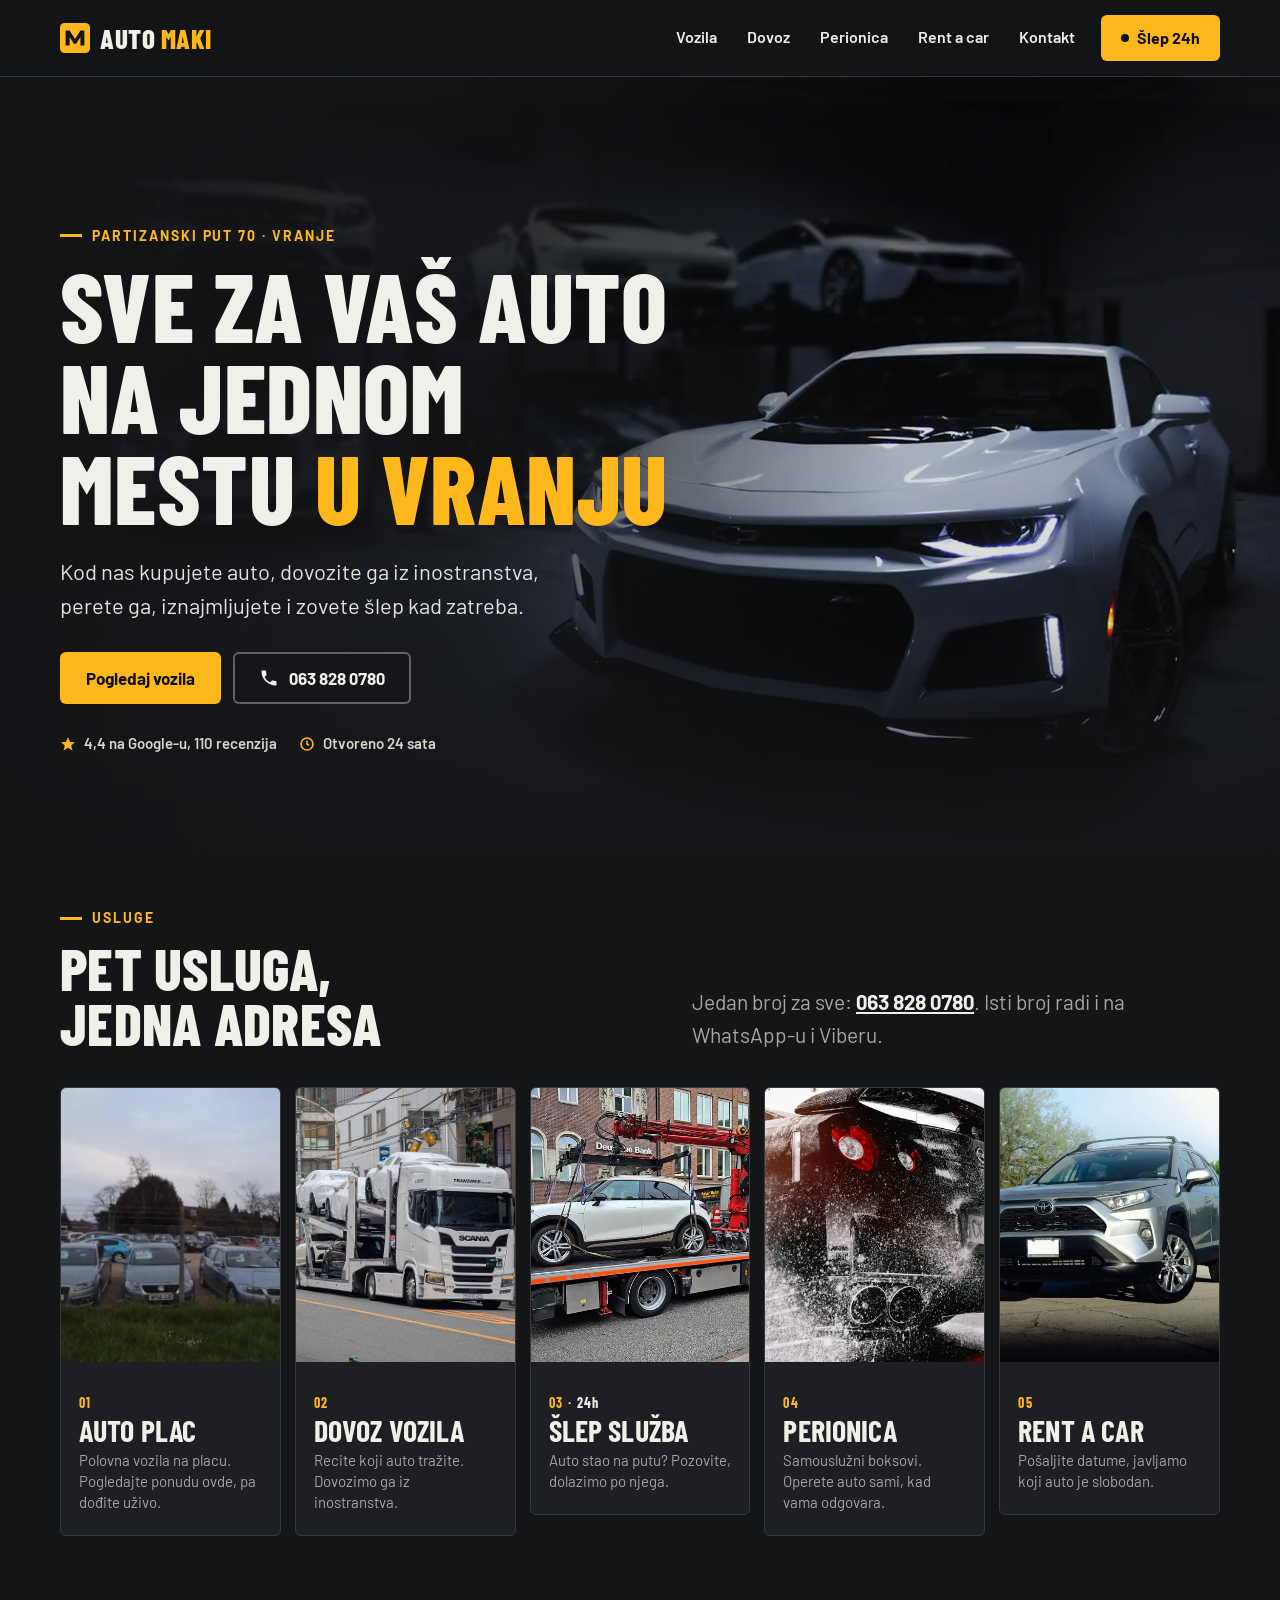
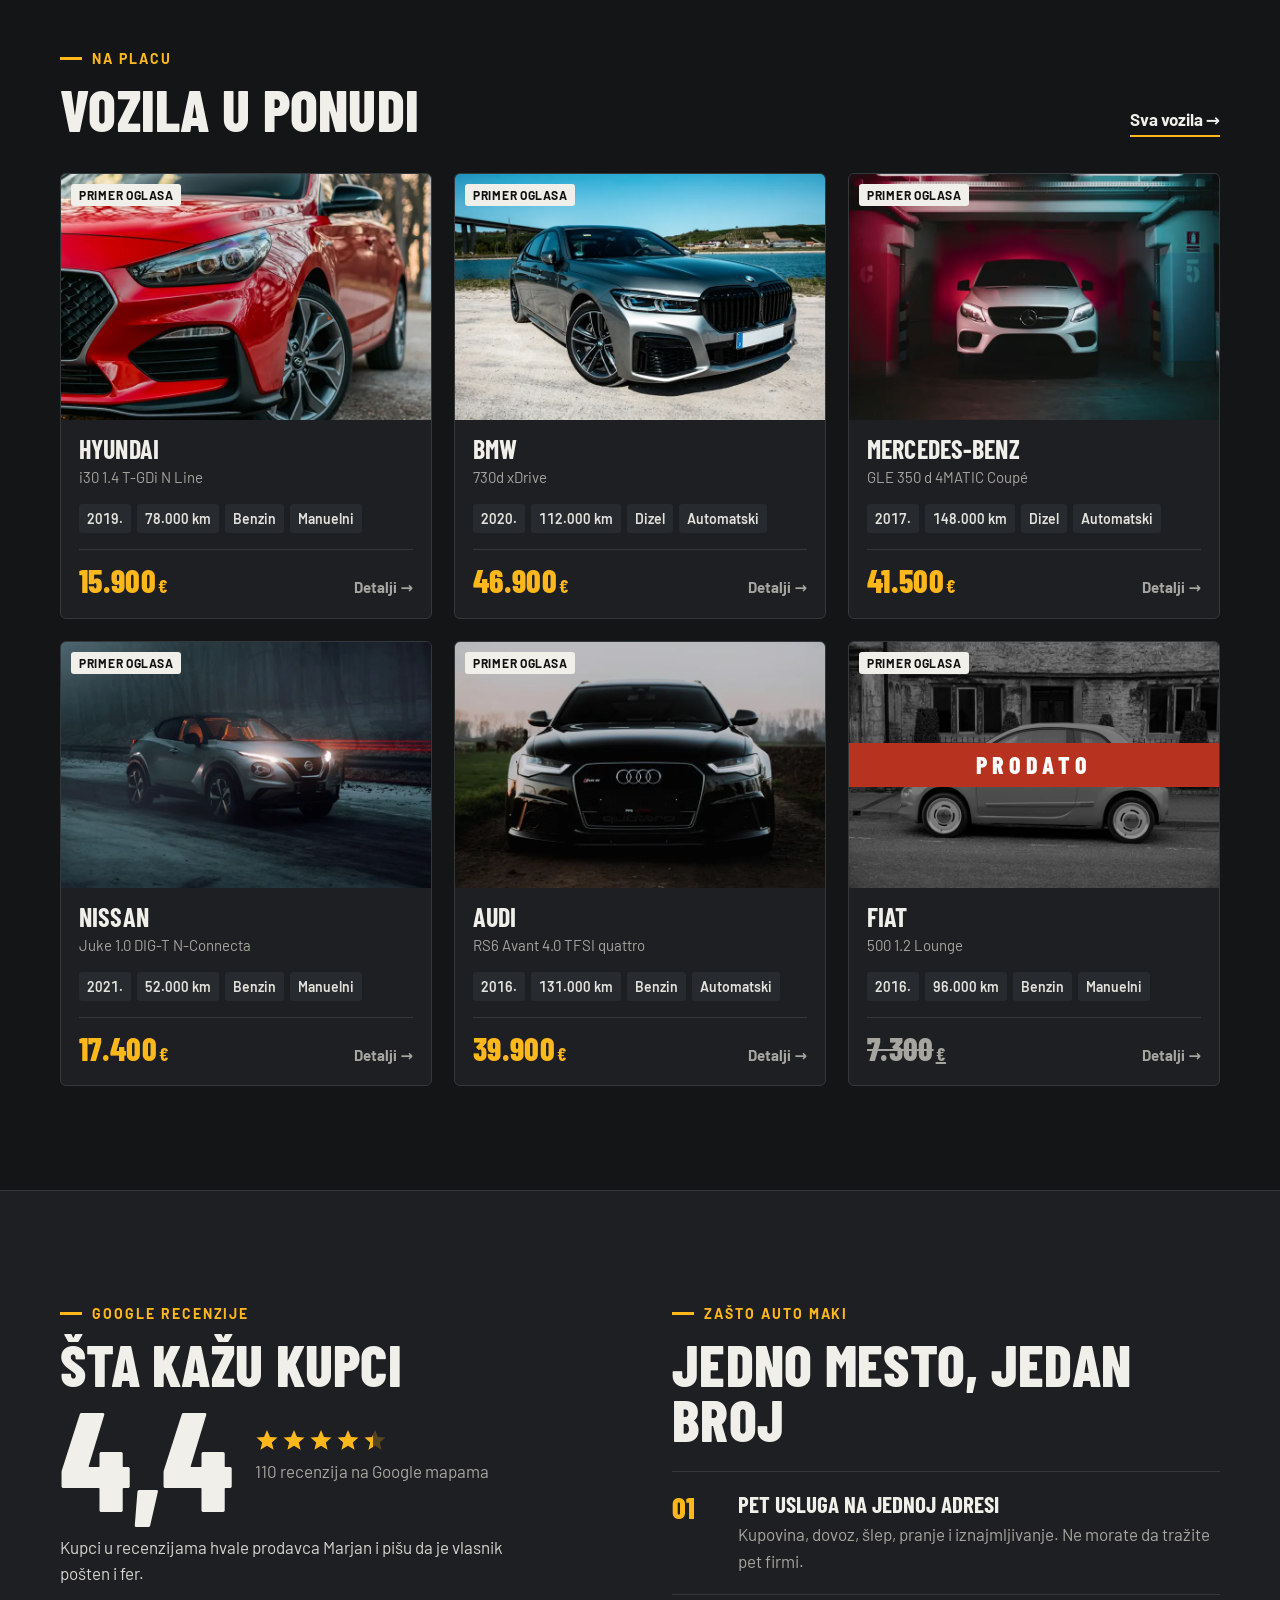
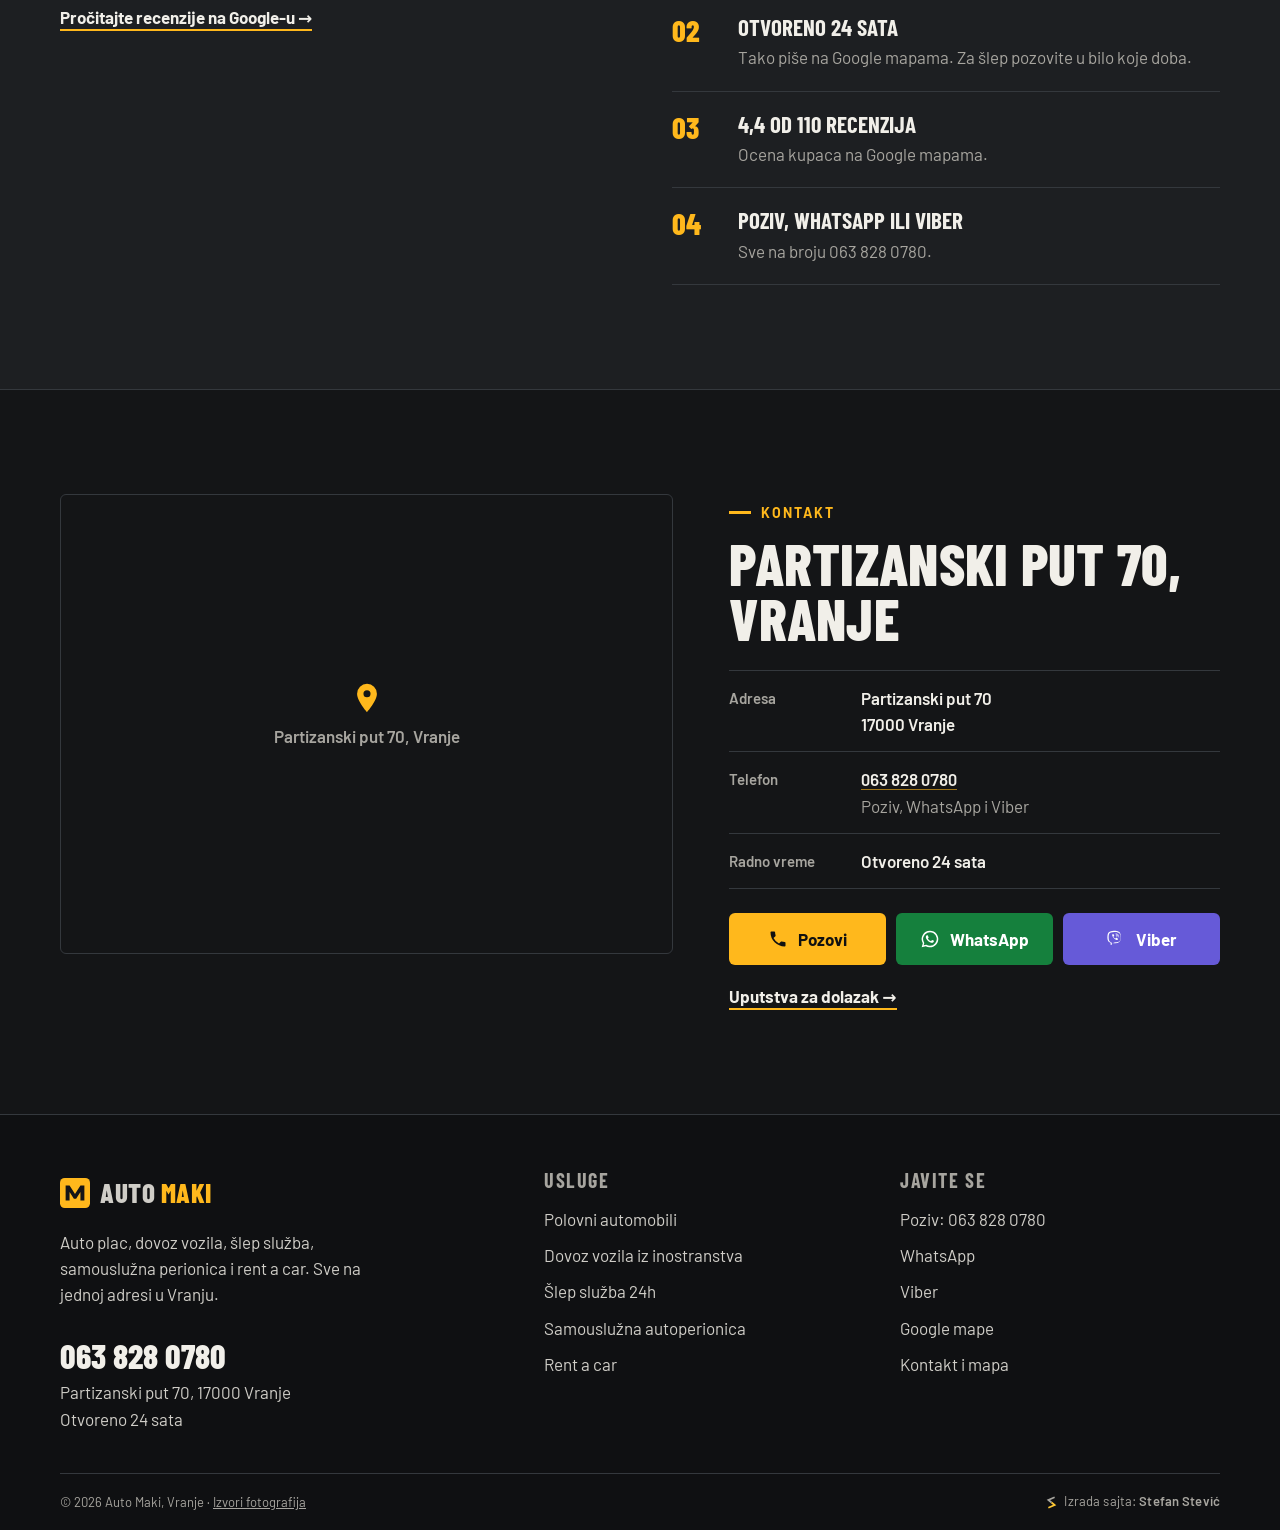
<file: index.html>
<!doctype html>
<html lang="sr-Latn">
<head>
<meta charset="utf-8">
<meta name="viewport" content="width=device-width, initial-scale=1, viewport-fit=cover">
<title>Auto Maki Vranje | Polovni automobili, šlep, rent a car, perionica</title>
<meta name="description" content="Auto plac u Vranju: polovni automobili, dovoz vozila iz inostranstva, šlep služba, samouslužna perionica i rent a car. Partizanski put 70. Pozovite 063 828 0780.">
<link rel="canonical" href="https://cheef30.github.io/auto-maki/">
<meta property="og:type" content="website">
<meta property="og:locale" content="sr_RS">
<meta property="og:site_name" content="Auto Maki Vranje">
<meta property="og:title" content="Auto Maki Vranje | Polovni automobili, šlep, rent a car, perionica">
<meta property="og:description" content="Auto plac u Vranju: polovni automobili, dovoz vozila iz inostranstva, šlep služba, samouslužna perionica i rent a car. Partizanski put 70. Pozovite 063 828 0780.">
<meta property="og:url" content="https://cheef30.github.io/auto-maki/">
<meta property="og:image" content="https://cheef30.github.io/auto-maki/assets/og/naslovna.jpg">
<meta property="og:image:width" content="1200">
<meta property="og:image:height" content="630">
<meta name="twitter:card" content="summary_large_image">
<meta name="theme-color" content="#141517">
<link rel="icon" href="favicon.svg" type="image/svg+xml">
<link rel="preload" href="assets/fonts/barlow-condensed-800-latin.woff2" as="font" type="font/woff2" crossorigin>
<link rel="preload" href="assets/fonts/barlow-400-latin.woff2" as="font" type="font/woff2" crossorigin>
<link rel="stylesheet" href="assets/css/style.css">
<link rel="preload" as="image" href="assets/img/hero-hala-800.webp" imagesrcset="assets/img/hero-hala-800.webp 800w, assets/img/hero-hala-1600.webp 1600w" imagesizes="100vw">
<script type="application/ld+json">{"@context":"https://schema.org","@type":"AutoDealer","@id":"https://cheef30.github.io/auto-maki/#firma","name":"Auto Maki","url":"https://cheef30.github.io/auto-maki/","image":"https://cheef30.github.io/auto-maki/assets/og/naslovna.jpg","telephone":"+381638280780","address":{"@type":"PostalAddress","streetAddress":"Partizanski put 70","addressLocality":"Vranje","postalCode":"17000","addressCountry":"RS"},"areaServed":{"@type":"City","name":"Vranje"},"openingHoursSpecification":[{"@type":"OpeningHoursSpecification","dayOfWeek":["Monday","Tuesday","Wednesday","Thursday","Friday","Saturday","Sunday"],"opens":"00:00","closes":"23:59"}],"aggregateRating":{"@type":"AggregateRating","ratingValue":4.4,"reviewCount":110,"bestRating":5},"hasMap":"https://www.google.com/maps/search/?api=1&query=AUTO+MAKI+Partizanski+put+70+Vranje","makesOffer":[{"@type":"Offer","itemOffered":{"@type":"Service","name":"Prodaja polovnih vozila"}},{"@type":"Offer","itemOffered":{"@type":"Service","name":"Dovoz vozila iz inostranstva"}},{"@type":"Offer","itemOffered":{"@type":"Service","name":"Šlep služba"}},{"@type":"Offer","itemOffered":{"@type":"Service","name":"Samouslužna autoperionica"}},{"@type":"Offer","itemOffered":{"@type":"Service","name":"Rent a car"}}]}</script>
</head>
<body data-strana="index">

<a class="skip" href="#sadrzaj">Preskoči na sadržaj</a>
<header class="hdr">
  <div class="wrap hdr__in">
    <a class="logo" href="index.html" aria-label="Auto Maki, početna"><svg class="logo__znak" viewBox="0 0 32 32" aria-hidden="true"><rect width="32" height="32" rx="5" fill="#ffb81c"/><path d="M6 24V8h4.2L16 17l5.8-9H26v16h-4.2v-9l-4.6 7h-2.4l-4.6-7v9z" fill="#141517"/></svg><span class="logo__tekst">Auto <b>Maki</b></span></a>
    <nav class="nav" aria-label="Glavni meni">
      <a href="vozila.html">Vozila</a>
      <a href="dovoz-vozila.html">Dovoz</a>
      <a href="autoperionica.html">Perionica</a>
      <a href="rent-a-car.html">Rent a car</a>
      <a href="kontakt.html">Kontakt</a>
    </nav>
    <a class="btn btn--signal hdr__slep" href="slep-sluzba.html"><span class="tacka" aria-hidden="true"></span>Šlep 24h</a>
    <button class="meni-btn" type="button" aria-expanded="false" aria-controls="meni" aria-label="Otvori meni"><svg viewBox="0 0 24 24" aria-hidden="true" fill="none" stroke="currentColor" stroke-width="2.2"><path d="M3 6h18M3 12h18M3 18h18"/></svg></button>
  </div>
</header>
<div class="meni" id="meni" hidden>
  <nav aria-label="Meni za telefon">
    <a href="index.html">Početna <span>Sve usluge</span></a>
    <a href="vozila.html">Vozila <span>Polovni automobili</span></a>
    <a href="dovoz-vozila.html">Dovoz <span>Iz inostranstva</span></a>
    <a href="autoperionica.html">Perionica <span>Samouslužna</span></a>
    <a href="rent-a-car.html">Rent a car <span>Iznajmljivanje</span></a>
    <a href="kontakt.html">Kontakt <span>063 828 0780</span></a>
    <a href="slep-sluzba.html">Šlep služba <span>24h</span></a>
  </nav>
  <div class="meni__kontakt">
    <a class="btn btn--signal" href="tel:+381638280780"><svg viewBox="0 0 24 24" aria-hidden="true" fill="currentColor"><path d="M6.6 10.8a15.1 15.1 0 0 0 6.6 6.6l2.2-2.2c.3-.3.7-.4 1-.2 1.1.4 2.3.6 3.6.6.6 0 1 .4 1 1V20c0 .6-.4 1-1 1A17 17 0 0 1 3 4c0-.6.4-1 1-1h3.5c.6 0 1 .4 1 1 0 1.3.2 2.5.6 3.6.1.3 0 .7-.2 1l-2.3 2.2z"/></svg>Pozovi 063 828 0780</a>
  </div>
</div>
<main id="sadrzaj">

<section class="hero" aria-labelledby="hero-n">
  <div class="hero__slika"><img src="assets/img/hero-hala-800.webp" srcset="assets/img/hero-hala-800.webp 800w, assets/img/hero-hala-1600.webp 1600w" sizes="100vw" width="1600" height="945" alt="" fetchpriority="high"></div>
  <div class="wrap hero__in">
    <p class="nadnaslov">Partizanski put 70 · Vranje</p>
    <h1 id="hero-n">Sve za vaš auto na jednom mestu <em>u Vranju</em></h1>
    <p class="hero__lead">Kod nas kupujete auto, dovozite ga iz inostranstva, perete ga, iznajmljujete i zovete šlep kad zatreba.</p>
    <div class="hero__cta">
      <a class="btn btn--signal" href="vozila.html">Pogledaj vozila</a>
      <a class="btn btn--obris" href="tel:+381638280780"><svg viewBox="0 0 24 24" aria-hidden="true" fill="currentColor"><path d="M6.6 10.8a15.1 15.1 0 0 0 6.6 6.6l2.2-2.2c.3-.3.7-.4 1-.2 1.1.4 2.3.6 3.6.6.6 0 1 .4 1 1V20c0 .6-.4 1-1 1A17 17 0 0 1 3 4c0-.6.4-1 1-1h3.5c.6 0 1 .4 1 1 0 1.3.2 2.5.6 3.6.1.3 0 .7-.2 1l-2.3 2.2z"/></svg><span class="num">063 828 0780</span></a>
    </div>
    <ul class="hero__cinjenice">
      <li><svg viewBox="0 0 24 24" aria-hidden="true" fill="currentColor"><path d="m12 2 3 6.9 7.5.6-5.7 4.9 1.8 7.3L12 17.8l-6.6 3.9 1.8-7.3L1.5 9.5 9 8.9z"/></svg>4,4 na Google-u, 110 recenzija</li>
      <li><svg viewBox="0 0 24 24" aria-hidden="true" fill="none" stroke="currentColor" stroke-width="2.4"><circle cx="12" cy="12" r="9"/><path d="M12 7v5l3 2"/></svg>Otvoreno 24 sata</li>
    </ul>
  </div>
</section>

<section class="sekcija" aria-labelledby="usluge-n" style="padding-top:48px">
  <div class="wrap">
    <div class="zag">
      <div><p class="nadnaslov">Usluge</p><h2 id="usluge-n">Pet usluga, jedna adresa</h2></div>
      <p class="uvod" style="margin:0;max-width:44ch">Jedan broj za sve: <a class="num" href="tel:+381638280780" style="color:var(--kreda);font-weight:700">063 828 0780</a>. Isti broj radi i na WhatsApp-u i Viberu.</p>
    </div>
    <ul class="usluge">
      <li><a class="usluga" href="vozila.html"><span class="usluga__slika"><img src="assets/img/plac-red-vozila-800.webp" srcset="assets/img/plac-red-vozila-800.webp 800w, assets/img/plac-red-vozila-1600.webp 1600w" sizes="(min-width:1100px) 240px, 116px" width="1600" height="1200" alt="" loading="lazy" decoding="async"></span><span class="usluga__tekst"><span class="usluga__br">01</span><h3>Auto plac</h3><p>Polovna vozila na placu. Pogledajte ponudu ovde, pa dođite uživo.</p></span></a></li>
      <li><a class="usluga" href="dovoz-vozila.html"><span class="usluga__slika"><img src="assets/img/dovoz-transporter-800.webp" srcset="assets/img/dovoz-transporter-800.webp 800w, assets/img/dovoz-transporter-1600.webp 1600w" sizes="(min-width:1100px) 240px, 116px" width="1600" height="1205" alt="" loading="lazy" decoding="async"></span><span class="usluga__tekst"><span class="usluga__br">02</span><h3>Dovoz vozila</h3><p>Recite koji auto tražite. Dovozimo ga iz inostranstva.</p></span></a></li>
      <li><a class="usluga usluga--slep" href="slep-sluzba.html"><span class="usluga__slika"><img src="assets/img/slep-platforma-800.webp" srcset="assets/img/slep-platforma-800.webp 800w, assets/img/slep-platforma-1600.webp 1600w" sizes="(min-width:1100px) 240px, 116px" width="1600" height="1067" alt="" loading="lazy" decoding="async"></span><span class="usluga__tekst"><span class="usluga__br">03</span><h3>Šlep služba</h3><p>Auto stao na putu? Pozovite, dolazimo po njega.</p></span></a></li>
      <li><a class="usluga" href="autoperionica.html"><span class="usluga__slika"><img src="assets/img/perionica-mlaz-800.webp" srcset="assets/img/perionica-mlaz-800.webp 800w, assets/img/perionica-mlaz-1600.webp 1600w" sizes="(min-width:1100px) 240px, 116px" width="1600" height="900" alt="" loading="lazy" decoding="async"></span><span class="usluga__tekst"><span class="usluga__br">04</span><h3>Perionica</h3><p>Samouslužni boksovi. Operete auto sami, kad vama odgovara.</p></span></a></li>
      <li><a class="usluga" href="rent-a-car.html"><span class="usluga__slika"><img src="assets/img/rent-toyota-rav4-800.webp" srcset="assets/img/rent-toyota-rav4-800.webp 800w, assets/img/rent-toyota-rav4-1600.webp 1600w" sizes="(min-width:1100px) 240px, 116px" width="1600" height="997" alt="" loading="lazy" decoding="async"></span><span class="usluga__tekst"><span class="usluga__br">05</span><h3>Rent a car</h3><p>Pošaljite datume, javljamo koji auto je slobodan.</p></span></a></li>
    </ul>
  </div>
</section>

<section class="sekcija" aria-labelledby="ponuda-n" style="padding-top:0">
  <div class="wrap">
    <div class="zag">
      <div><p class="nadnaslov">Na placu</p><h2 id="ponuda-n">Vozila u ponudi</h2></div>
      <a class="link-strelica" href="vozila.html">Sva vozila →</a>
    </div>
    <div class="traka" data-vozila-traka aria-live="polite"><p style="color:var(--siva)">Učitavanje vozila…</p></div>
  </div>
</section>

<section class="sekcija" aria-labelledby="kupci-n" style="background:var(--grafit);border-block:1px solid var(--linija)">
  <div class="wrap dva">
    <div>
      <p class="nadnaslov">Google recenzije</p>
      <h2 id="kupci-n">Šta kažu kupci</h2>
      <div class="ocena">
        <span class="ocena__broj num" aria-hidden="true">4,4</span>
        <div class="ocena__info">
          <span class="zvezde" aria-hidden="true"><svg viewBox="0 0 24 24" aria-hidden="true" fill="currentColor"><path d="m12 2 3 6.9 7.5.6-5.7 4.9 1.8 7.3L12 17.8l-6.6 3.9 1.8-7.3L1.5 9.5 9 8.9z"/></svg><svg viewBox="0 0 24 24" aria-hidden="true" fill="currentColor"><path d="m12 2 3 6.9 7.5.6-5.7 4.9 1.8 7.3L12 17.8l-6.6 3.9 1.8-7.3L1.5 9.5 9 8.9z"/></svg><svg viewBox="0 0 24 24" aria-hidden="true" fill="currentColor"><path d="m12 2 3 6.9 7.5.6-5.7 4.9 1.8 7.3L12 17.8l-6.6 3.9 1.8-7.3L1.5 9.5 9 8.9z"/></svg><svg viewBox="0 0 24 24" aria-hidden="true" fill="currentColor"><path d="m12 2 3 6.9 7.5.6-5.7 4.9 1.8 7.3L12 17.8l-6.6 3.9 1.8-7.3L1.5 9.5 9 8.9z"/></svg><svg viewBox="0 0 24 24" aria-hidden="true"><defs><linearGradient id="pz"><stop offset="40%" stop-color="currentColor"/><stop offset="40%" stop-color="currentColor" stop-opacity=".25"/></linearGradient></defs><path fill="url(#pz)" d="m12 2 3 6.9 7.5.6-5.7 4.9 1.8 7.3L12 17.8l-6.6 3.9 1.8-7.3L1.5 9.5 9 8.9z"/></svg></span>
          <p><span class="sr-only">Ocena 4,4 od 5, </span>110 recenzija na Google mapama</p>
        </div>
      </div>
      <p style="color:#d6d4ce;max-width:46ch">Kupci u recenzijama hvale prodavca Marjan i pišu da je vlasnik pošten i fer.</p>
      <a class="link-strelica" href="https://www.google.com/maps/search/?api=1&query=AUTO+MAKI+Partizanski+put+70+Vranje" target="_blank" rel="noopener">Pročitajte recenzije na Google-u →</a>
      <div class="recenzije" data-recenzije hidden></div>
    </div>
    <div>
      <p class="nadnaslov">Zašto Auto Maki</p>
      <h2 style="margin-bottom:24px">Jedno mesto, jedan broj</h2>
      <ol class="zasto">
        <li><strong>Pet usluga na jednoj adresi</strong><span>Kupovina, dovoz, šlep, pranje i iznajmljivanje. Ne morate da tražite pet firmi.</span></li>
        <li><strong>Otvoreno 24 sata</strong><span>Tako piše na Google mapama. Za šlep pozovite u bilo koje doba.</span></li>
        <li><strong>4,4 od 110 recenzija</strong><span>Ocena kupaca na Google mapama.</span></li>
        <li><strong>Poziv, WhatsApp ili Viber</strong><span>Sve na broju 063 828 0780.</span></li>
      </ol>
    </div>
  </div>
</section>

<section class="sekcija" aria-labelledby="kontakt-n">
  <div class="wrap kontakt-blok">
    <div class="mapa">
      <p class="mapa__rez" aria-hidden="true"><svg viewBox="0 0 24 24" aria-hidden="true" fill="currentColor"><path d="M12 2a7 7 0 0 0-7 7c0 5.2 7 13 7 13s7-7.8 7-13a7 7 0 0 0-7-7zm0 9.5a2.5 2.5 0 1 1 0-5 2.5 2.5 0 0 1 0 5z"/></svg><span>Partizanski put 70, Vranje</span></p>
      <iframe src="https://www.google.com/maps?q=AUTO%20MAKI%2C%20Partizanski%20put%2070%2C%20Vranje&output=embed" title="Mapa: Auto Maki, Partizanski put 70, Vranje" loading="lazy" referrerpolicy="no-referrer-when-downgrade"></iframe>
    </div>
    <div>
      <p class="nadnaslov">Kontakt</p>
      <h2 id="kontakt-n" style="margin-bottom:24px">Partizanski put 70, Vranje</h2>
      <dl class="podaci">
        <div><dt>Adresa</dt><dd>Partizanski put 70<br>17000 Vranje</dd></div>
        <div><dt>Telefon</dt><dd><a class="num" href="tel:+381638280780">063 828 0780</a><br><span style="color:var(--siva);font-weight:400">Poziv, WhatsApp i Viber</span></dd></div>
        <div><dt>Radno vreme</dt><dd>Otvoreno 24 sata</dd></div>
      </dl>
      <div class="dugmad">
        <a class="btn btn--signal" href="tel:+381638280780"><svg viewBox="0 0 24 24" aria-hidden="true" fill="currentColor"><path d="M6.6 10.8a15.1 15.1 0 0 0 6.6 6.6l2.2-2.2c.3-.3.7-.4 1-.2 1.1.4 2.3.6 3.6.6.6 0 1 .4 1 1V20c0 .6-.4 1-1 1A17 17 0 0 1 3 4c0-.6.4-1 1-1h3.5c.6 0 1 .4 1 1 0 1.3.2 2.5.6 3.6.1.3 0 .7-.2 1l-2.3 2.2z"/></svg>Pozovi</a>
        <a class="btn btn--wa" href="https://wa.me/381638280780?text=Zdravo%2C%20pi%C5%A1em%20sa%20sajta%20Auto%20Maki." target="_blank" rel="noopener"><svg viewBox="0 0 24 24" aria-hidden="true" fill="currentColor"><path d="M12 2a10 10 0 0 0-8.6 15.1L2 22l5-1.3A10 10 0 1 0 12 2zm0 18.2c-1.5 0-3-.4-4.3-1.2l-.3-.2-3 .8.8-2.9-.2-.3A8.2 8.2 0 1 1 12 20.2zm4.5-6.1c-.2-.1-1.5-.7-1.7-.8-.2-.1-.4-.1-.6.1l-.8 1c-.1.2-.3.2-.5.1a6.7 6.7 0 0 1-3.3-2.9c-.3-.4.2-.4.7-1.4.1-.2 0-.3 0-.4l-.8-1.8c-.2-.5-.4-.4-.6-.4h-.5c-.2 0-.4.1-.6.3-.2.2-.8.8-.8 2s.8 2.3 1 2.5c.1.2 1.6 2.5 4 3.5 1.5.6 2 .7 2.8.6.5-.1 1.5-.6 1.7-1.2.2-.6.2-1.1.1-1.2l-.4-.2z"/></svg>WhatsApp</a>
        <a class="btn btn--viber" href="viber://chat?number=%2B381638280780"><svg viewBox="0 0 24 24" aria-hidden="true" fill="currentColor"><path d="M11.4 2C9.2 2 5 2.3 3.4 3.8 2.2 5 1.8 6.8 1.7 9c-.1 2.2-.2 6.4 3.8 7.6v1.7s0 .7.4.8c.6.2.9-.4 1.4-.9l1-1.1c2.7.2 4.8-.3 5.1-.4.6-.2 3.7-.6 4.2-4.8.5-4.3-.2-7-1.6-8.3l-.1-.1C15.6 3 13.2 2 11.4 2zm.2 1.5c1.6 0 3.6.8 4.4 1.5 1.1 1 1.7 3.3 1.3 6.9-.4 3.4-2.9 3.6-3.4 3.8-.2.1-2.1.5-4.4.4l-2.5 2.6v-2.3C3.6 15.4 3.2 13 3.2 9.1c.1-1.9.4-3.4 1.3-4.3 1.4-1.2 4.9-1.3 7.1-1.3zm.1 1.8a.3.3 0 0 0 0 .6c1 0 1.8.4 2.5 1 .6.7 1 1.7 1 2.9a.3.3 0 1 0 .6 0c0-1.4-.4-2.5-1.2-3.3a4 4 0 0 0-2.9-1.2zm-2.8.6c-.2 0-.5 0-.7.2-.4.3-.9.8-.8 1.4.2.9.7 2 1.8 3.3 1.1 1.2 2.5 2.1 3.6 2.4.6.2 1.1-.3 1.4-.7.3-.4.2-.8-.2-1.1l-1.1-.8c-.4-.3-.8-.1-1 .1l-.3.4c-.2.2-.5.2-.5.2-1.6-.4-2.1-2-2.1-2s0-.3.2-.5l.4-.3c.2-.2.4-.6.1-1l-.7-1.1c-.1-.3-.4-.5-.7-.5zm3 .5a.3.3 0 0 0 0 .6c.6 0 1 .2 1.3.5.3.3.5.8.5 1.3a.3.3 0 0 0 .6 0c0-.7-.2-1.3-.6-1.7-.5-.5-1.1-.7-1.8-.7zm.1 1.2a.3.3 0 0 0 0 .6c.4 0 .6.3.6.7a.3.3 0 0 0 .6 0c0-.7-.5-1.3-1.2-1.3z"/></svg>Viber</a>
      </div>
      <p style="margin:18px 0 0"><a class="link-strelica" href="https://www.google.com/maps/dir/?api=1&destination=AUTO%20MAKI%2C%20Partizanski%20put%2070%2C%20Vranje" target="_blank" rel="noopener">Uputstva za dolazak →</a></p>
    </div>
  </div>
</section>
</main>

<footer class="ftr">
  <div class="wrap">
    <div class="ftr__grid">
      <div>
        <a class="logo" href="index.html" aria-label="Auto Maki, početna"><svg class="logo__znak" viewBox="0 0 32 32" aria-hidden="true"><rect width="32" height="32" rx="5" fill="#ffb81c"/><path d="M6 24V8h4.2L16 17l5.8-9H26v16h-4.2v-9l-4.6 7h-2.4l-4.6-7v9z" fill="#141517"/></svg><span class="logo__tekst">Auto <b>Maki</b></span></a>
        <p style="margin-top:14px;max-width:34ch">Auto plac, dovoz vozila, šlep služba, samouslužna perionica i rent a car. Sve na jednoj adresi u Vranju.</p>
        <a class="ftr__tel num" href="tel:+381638280780">063 828 0780</a>
        <address class="ftr__adresa">Partizanski put 70, 17000 Vranje<br>Otvoreno 24 sata</address>
      </div>
      <div>
        <h2>Usluge</h2>
        <ul>
          <li><a href="vozila.html">Polovni automobili</a></li>
          <li><a href="dovoz-vozila.html">Dovoz vozila iz inostranstva</a></li>
          <li><a href="slep-sluzba.html">Šlep služba 24h</a></li>
          <li><a href="autoperionica.html">Samouslužna autoperionica</a></li>
          <li><a href="rent-a-car.html">Rent a car</a></li>
        </ul>
      </div>
      <div>
        <h2>Javite se</h2>
        <ul>
          <li><a href="tel:+381638280780">Poziv: 063 828 0780</a></li>
          <li><a href="https://wa.me/381638280780?text=Zdravo%2C%20pi%C5%A1em%20sa%20sajta%20Auto%20Maki." target="_blank" rel="noopener">WhatsApp</a></li>
          <li><a href="viber://chat?number=%2B381638280780">Viber</a></li>
          <li><a href="https://www.google.com/maps/search/?api=1&query=AUTO+MAKI+Partizanski+put+70+Vranje" target="_blank" rel="noopener">Google mape</a></li>
          
          <li><a href="kontakt.html">Kontakt i mapa</a></li>
        </ul>
      </div>
    </div>
    <div class="ftr__dno">
      <p>© 2026 Auto Maki, Vranje · <a class="ftr__izvori" href="izvori-fotografija.html">Izvori fotografija</a></p>
      <!-- ss-credit v1 -->
      <a class="ss-credit" href="https://stefanstevic.rs/" target="_blank" rel="noopener">
        <svg class="ss-credit__mark" viewBox="1 0 100 120" aria-hidden="true" focusable="false"><path d="M80 12 22 36 51 60"/><path class="ss-credit__accent" d="M51 60 80 84 22 108"/></svg>
        <span>Izrada sajta: <span class="ss-credit__name">Stefan Stević</span></span>
      </a>
    </div>
  </div>
</footer>
<div class="pozivna" role="region" aria-label="Brzi kontakt">
  <a class="btn btn--signal" href="tel:+381638280780"><svg viewBox="0 0 24 24" aria-hidden="true" fill="currentColor"><path d="M6.6 10.8a15.1 15.1 0 0 0 6.6 6.6l2.2-2.2c.3-.3.7-.4 1-.2 1.1.4 2.3.6 3.6.6.6 0 1 .4 1 1V20c0 .6-.4 1-1 1A17 17 0 0 1 3 4c0-.6.4-1 1-1h3.5c.6 0 1 .4 1 1 0 1.3.2 2.5.6 3.6.1.3 0 .7-.2 1l-2.3 2.2z"/></svg>Pozovi</a>
  <a class="btn btn--wa" href="https://wa.me/381638280780?text=Zdravo%2C%20pi%C5%A1em%20sa%20sajta%20Auto%20Maki." target="_blank" rel="noopener"><svg viewBox="0 0 24 24" aria-hidden="true" fill="currentColor"><path d="M12 2a10 10 0 0 0-8.6 15.1L2 22l5-1.3A10 10 0 1 0 12 2zm0 18.2c-1.5 0-3-.4-4.3-1.2l-.3-.2-3 .8.8-2.9-.2-.3A8.2 8.2 0 1 1 12 20.2zm4.5-6.1c-.2-.1-1.5-.7-1.7-.8-.2-.1-.4-.1-.6.1l-.8 1c-.1.2-.3.2-.5.1a6.7 6.7 0 0 1-3.3-2.9c-.3-.4.2-.4.7-1.4.1-.2 0-.3 0-.4l-.8-1.8c-.2-.5-.4-.4-.6-.4h-.5c-.2 0-.4.1-.6.3-.2.2-.8.8-.8 2s.8 2.3 1 2.5c.1.2 1.6 2.5 4 3.5 1.5.6 2 .7 2.8.6.5-.1 1.5-.6 1.7-1.2.2-.6.2-1.1.1-1.2l-.4-.2z"/></svg>WhatsApp</a>
</div>
<script src="assets/js/app.js" defer></script>
</body>
</html>
</file>
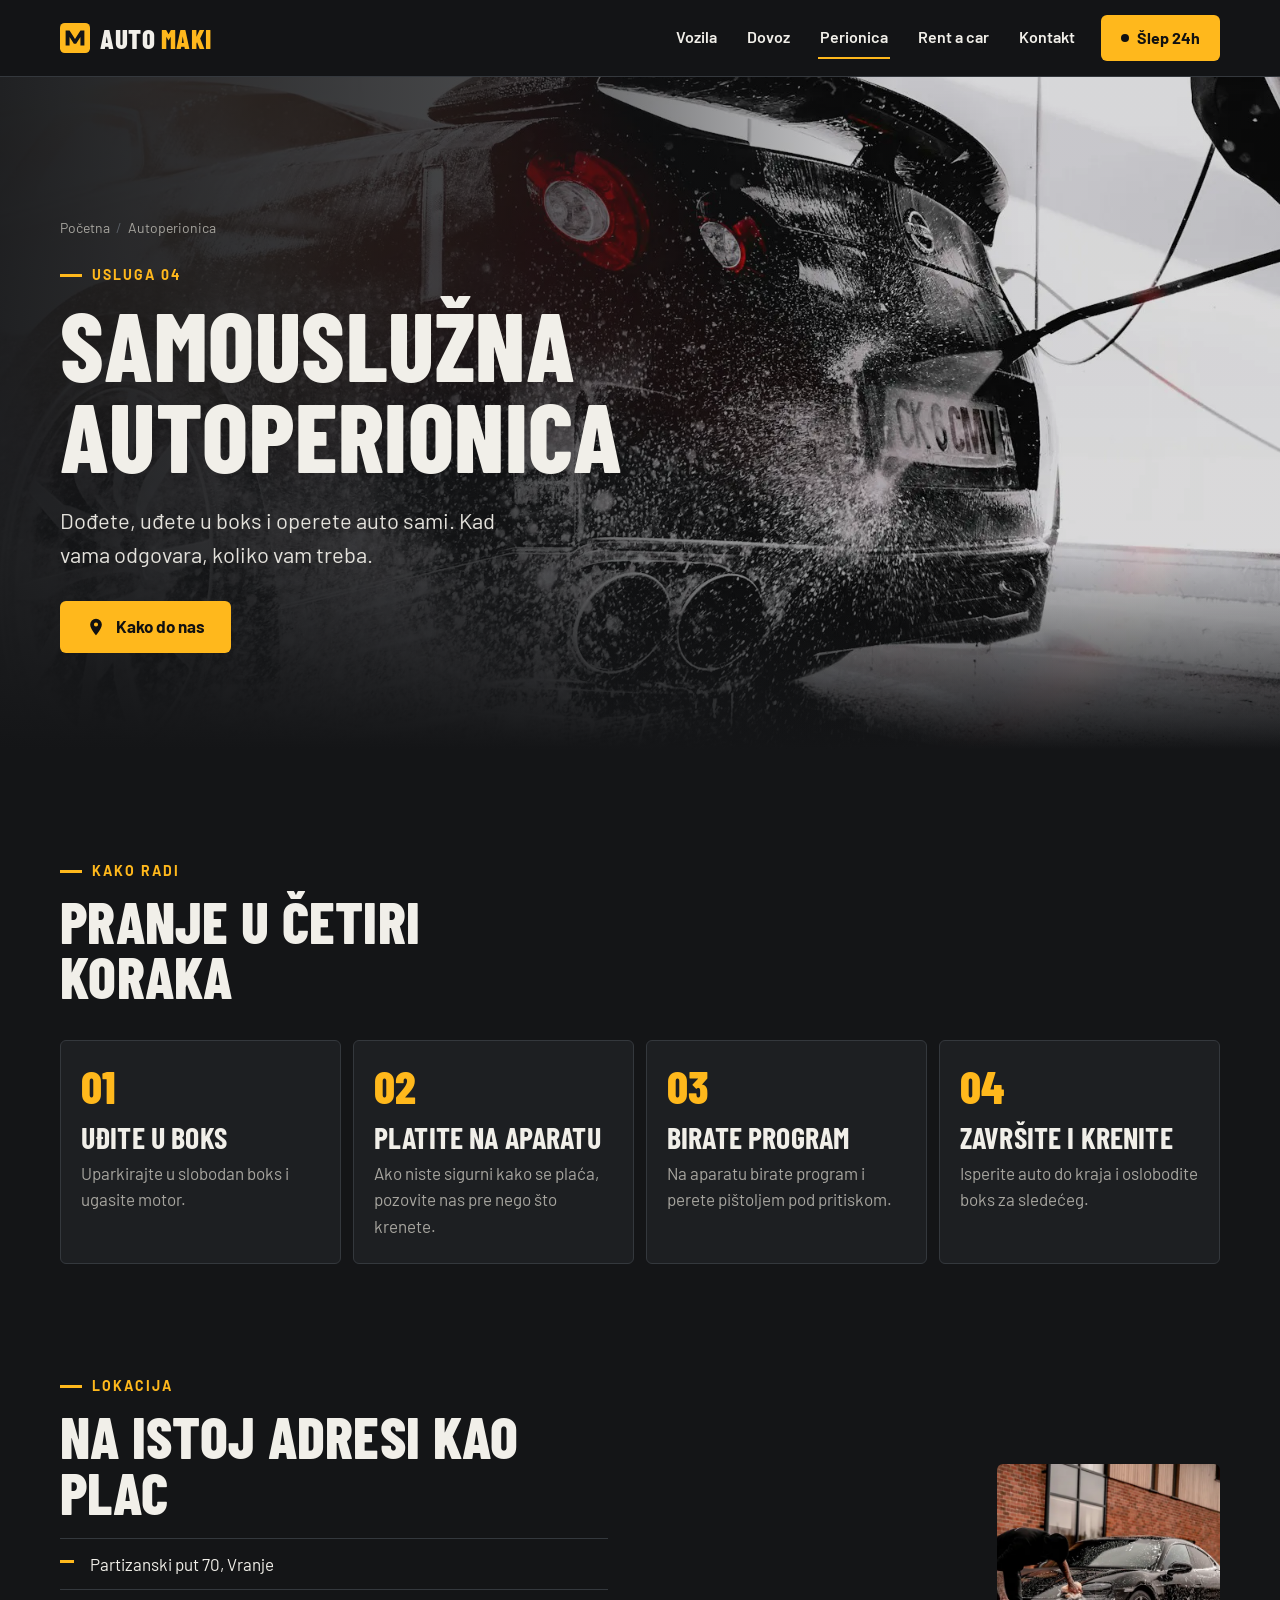
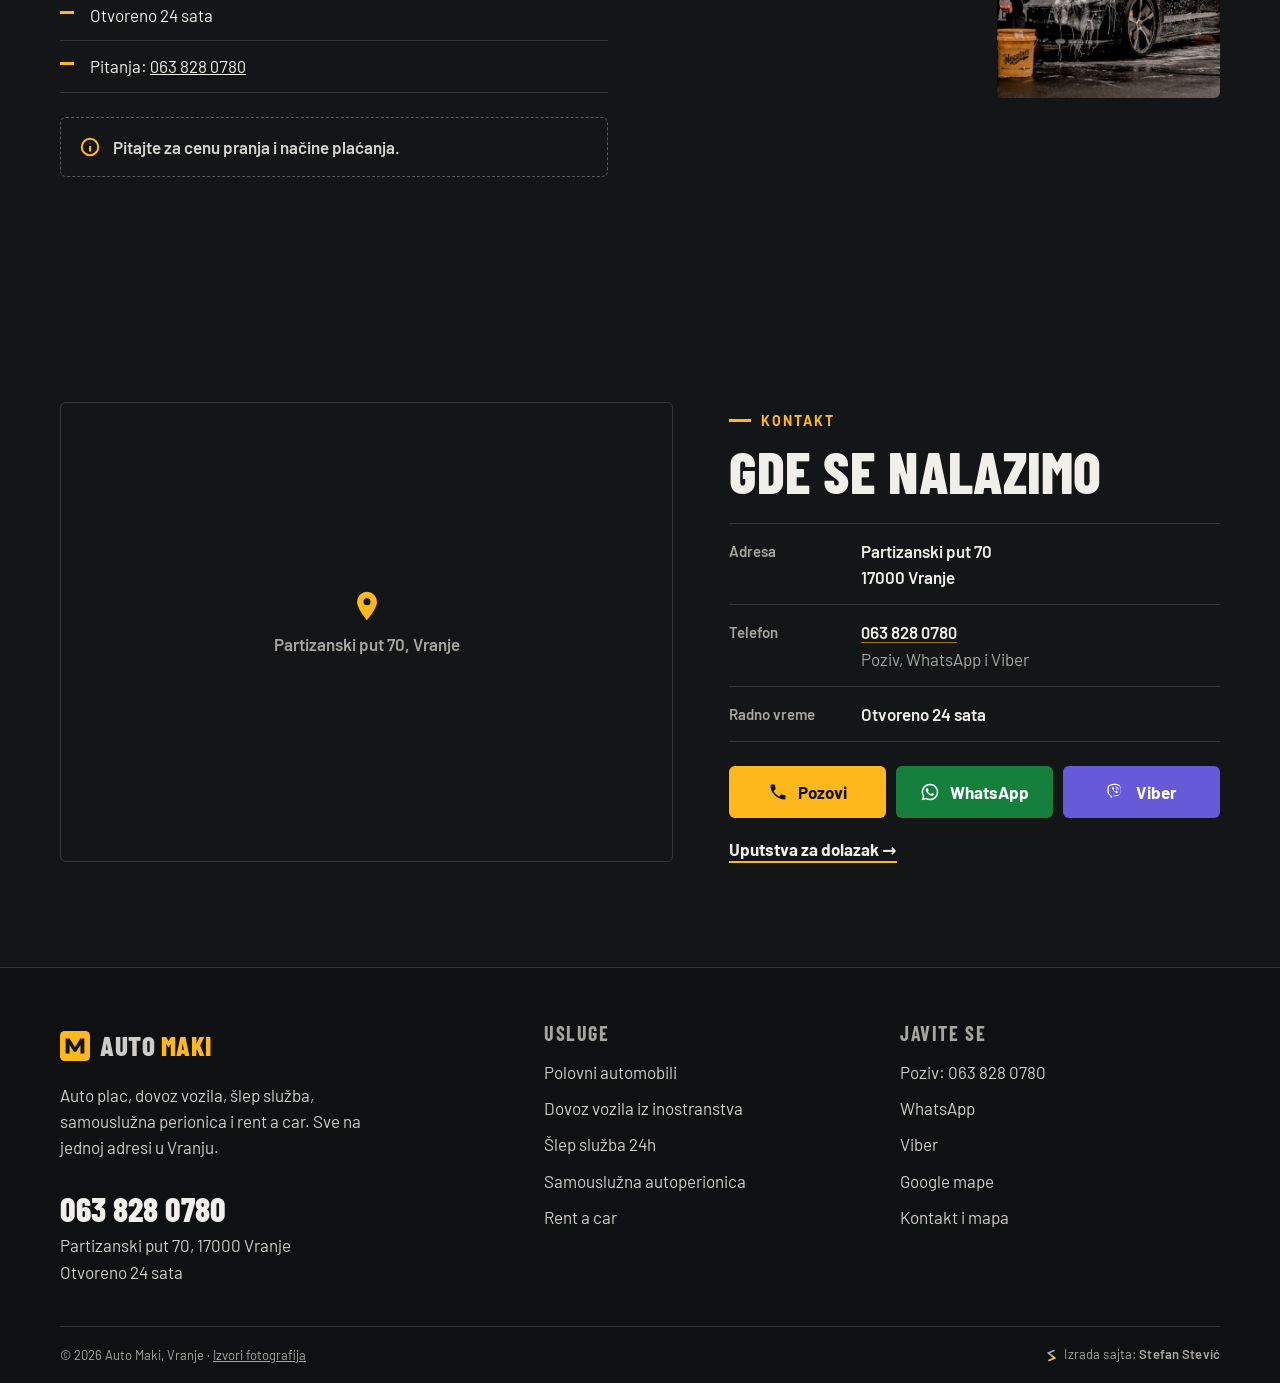
<file: autoperionica.html>
<!doctype html>
<html lang="sr-Latn">
<head>
<meta charset="utf-8">
<meta name="viewport" content="width=device-width, initial-scale=1, viewport-fit=cover">
<title>Samouslužna autoperionica Vranje | Auto Maki</title>
<meta name="description" content="Samouslužna autoperionica u Vranju, Partizanski put 70. Operite auto sami, kad vama odgovara.">
<link rel="canonical" href="https://cheef30.github.io/auto-maki/autoperionica.html">
<meta property="og:type" content="website">
<meta property="og:locale" content="sr_RS">
<meta property="og:site_name" content="Auto Maki Vranje">
<meta property="og:title" content="Samouslužna autoperionica Vranje | Auto Maki">
<meta property="og:description" content="Samouslužna autoperionica u Vranju, Partizanski put 70. Operite auto sami, kad vama odgovara.">
<meta property="og:url" content="https://cheef30.github.io/auto-maki/autoperionica.html">
<meta property="og:image" content="https://cheef30.github.io/auto-maki/assets/og/perionica.jpg">
<meta property="og:image:width" content="1200">
<meta property="og:image:height" content="630">
<meta name="twitter:card" content="summary_large_image">
<meta name="theme-color" content="#141517">
<link rel="icon" href="favicon.svg" type="image/svg+xml">
<link rel="preload" href="assets/fonts/barlow-condensed-800-latin.woff2" as="font" type="font/woff2" crossorigin>
<link rel="preload" href="assets/fonts/barlow-400-latin.woff2" as="font" type="font/woff2" crossorigin>
<link rel="stylesheet" href="assets/css/style.css">
<script type="application/ld+json">{"@context":"https://schema.org","@type":"AutoWash","name":"Auto Maki samouslužna autoperionica","address":{"@type":"PostalAddress","streetAddress":"Partizanski put 70","addressLocality":"Vranje","postalCode":"17000","addressCountry":"RS"},"telephone":"+381638280780","url":"https://cheef30.github.io/auto-maki/autoperionica.html","image":"https://cheef30.github.io/auto-maki/assets/og/perionica.jpg","parentOrganization":{"@type":"AutoDealer","@id":"https://cheef30.github.io/auto-maki/#firma","name":"Auto Maki","telephone":"+381638280780","address":{"@type":"PostalAddress","streetAddress":"Partizanski put 70","addressLocality":"Vranje","postalCode":"17000","addressCountry":"RS"},"url":"https://cheef30.github.io/auto-maki/"}}</script>
</head>
<body data-strana="autoperionica">

<a class="skip" href="#sadrzaj">Preskoči na sadržaj</a>
<header class="hdr">
  <div class="wrap hdr__in">
    <a class="logo" href="index.html" aria-label="Auto Maki, početna"><svg class="logo__znak" viewBox="0 0 32 32" aria-hidden="true"><rect width="32" height="32" rx="5" fill="#ffb81c"/><path d="M6 24V8h4.2L16 17l5.8-9H26v16h-4.2v-9l-4.6 7h-2.4l-4.6-7v9z" fill="#141517"/></svg><span class="logo__tekst">Auto <b>Maki</b></span></a>
    <nav class="nav" aria-label="Glavni meni">
      <a href="vozila.html">Vozila</a>
      <a href="dovoz-vozila.html">Dovoz</a>
      <a href="autoperionica.html" aria-current="page">Perionica</a>
      <a href="rent-a-car.html">Rent a car</a>
      <a href="kontakt.html">Kontakt</a>
    </nav>
    <a class="btn btn--signal hdr__slep" href="slep-sluzba.html"><span class="tacka" aria-hidden="true"></span>Šlep 24h</a>
    <button class="meni-btn" type="button" aria-expanded="false" aria-controls="meni" aria-label="Otvori meni"><svg viewBox="0 0 24 24" aria-hidden="true" fill="none" stroke="currentColor" stroke-width="2.2"><path d="M3 6h18M3 12h18M3 18h18"/></svg></button>
  </div>
</header>
<div class="meni" id="meni" hidden>
  <nav aria-label="Meni za telefon">
    <a href="index.html">Početna <span>Sve usluge</span></a>
    <a href="vozila.html">Vozila <span>Polovni automobili</span></a>
    <a href="dovoz-vozila.html">Dovoz <span>Iz inostranstva</span></a>
    <a href="autoperionica.html">Perionica <span>Samouslužna</span></a>
    <a href="rent-a-car.html">Rent a car <span>Iznajmljivanje</span></a>
    <a href="kontakt.html">Kontakt <span>063 828 0780</span></a>
    <a href="slep-sluzba.html">Šlep služba <span>24h</span></a>
  </nav>
  <div class="meni__kontakt">
    <a class="btn btn--signal" href="tel:+381638280780"><svg viewBox="0 0 24 24" aria-hidden="true" fill="currentColor"><path d="M6.6 10.8a15.1 15.1 0 0 0 6.6 6.6l2.2-2.2c.3-.3.7-.4 1-.2 1.1.4 2.3.6 3.6.6.6 0 1 .4 1 1V20c0 .6-.4 1-1 1A17 17 0 0 1 3 4c0-.6.4-1 1-1h3.5c.6 0 1 .4 1 1 0 1.3.2 2.5.6 3.6.1.3 0 .7-.2 1l-2.3 2.2z"/></svg>Pozovi 063 828 0780</a>
  </div>
</div>
<main id="sadrzaj">

<section class="hero hero--usluga" aria-labelledby="hero-n">
  <div class="hero__slika"><img src="assets/img/perionica-mlaz-800.webp" srcset="assets/img/perionica-mlaz-800.webp 800w, assets/img/perionica-mlaz-1600.webp 1600w" sizes="100vw" width="1600" height="900" alt="" fetchpriority="high"></div>
  <div class="wrap hero__in">
    <ol class="mrvice"><li><a href="index.html">Početna</a></li><li aria-current="page">Autoperionica</li></ol>
    <p class="nadnaslov">Usluga 04</p>
    <h1 id="hero-n">Samouslužna autoperionica</h1>
    <p class="hero__lead">Dođete, uđete u boks i operete auto sami. Kad vama odgovara, koliko vam treba.</p>
    <div class="hero__cta">
      <a class="btn btn--signal" href="https://www.google.com/maps/dir/?api=1&destination=AUTO%20MAKI%2C%20Partizanski%20put%2070%2C%20Vranje" target="_blank" rel="noopener"><svg viewBox="0 0 24 24" aria-hidden="true" fill="currentColor"><path d="M12 2a7 7 0 0 0-7 7c0 5.2 7 13 7 13s7-7.8 7-13a7 7 0 0 0-7-7zm0 9.5a2.5 2.5 0 1 1 0-5 2.5 2.5 0 0 1 0 5z"/></svg>Kako do nas</a>
    </div>
  </div>
</section>

<section class="sekcija" aria-labelledby="kako-n">
  <div class="wrap">
    <div class="zag"><div><p class="nadnaslov">Kako radi</p><h2 id="kako-n">Pranje u četiri koraka</h2></div></div>
    <ol class="koraci koraci--4">
      <li><h3>Uđite u boks</h3><p>Uparkirajte u slobodan boks i ugasite motor.</p></li>
      <li><h3>Platite na aparatu</h3><p>Ako niste sigurni kako se plaća, pozovite nas pre nego što krenete.</p></li>
      <li><h3>Birate program</h3><p>Na aparatu birate program i perete pištoljem pod pritiskom.</p></li>
      <li><h3>Završite i krenite</h3><p>Isperite auto do kraja i oslobodite boks za sledećeg.</p></li>
    </ol>
  </div>
</section>

<section class="sekcija" aria-labelledby="gde-n" style="padding-top:0">
  <div class="wrap split">
    <div>
      <p class="nadnaslov">Lokacija</p>
      <h2 id="gde-n" style="margin-bottom:18px">Na istoj adresi kao plac</h2>
      <ul class="lista">
        <li>Partizanski put 70, Vranje</li>
        <li>Otvoreno 24 sata</li>
        <li>Pitanja: <a class="num" href="tel:+381638280780">063 828 0780</a></li>
      </ul>
      <p class="napomena-cena"><svg viewBox="0 0 24 24" aria-hidden="true" fill="none" stroke="currentColor" stroke-width="2.2"><circle cx="12" cy="12" r="9"/><path d="M12 11v6M12 7.5v.5"/></svg><span>Pitajte za cenu pranja i načine plaćanja.</span></p>
    </div>
    <div class="foto-par">
      <img src="assets/img/perionica-mlaz-800.webp" srcset="assets/img/perionica-mlaz-800.webp 800w, assets/img/perionica-mlaz-1600.webp 1600w" sizes="(min-width:900px) 30vw, 100vw" width="1600" height="900" alt="Pranje automobila mlazom vode pod pritiskom" loading="lazy" decoding="async">
      <img src="assets/img/perionica-rucno-800.webp" srcset="assets/img/perionica-rucno-800.webp 800w, assets/img/perionica-rucno-1600.webp 1600w" sizes="(min-width:900px) 20vw, 100vw" width="1600" height="1067" alt="Ručno pranje automobila sunđerom" loading="lazy" decoding="async">
    </div>
  </div>
</section>

<section class="sekcija" aria-labelledby="kontakt-n">
  <div class="wrap kontakt-blok">
    <div class="mapa">
      <p class="mapa__rez" aria-hidden="true"><svg viewBox="0 0 24 24" aria-hidden="true" fill="currentColor"><path d="M12 2a7 7 0 0 0-7 7c0 5.2 7 13 7 13s7-7.8 7-13a7 7 0 0 0-7-7zm0 9.5a2.5 2.5 0 1 1 0-5 2.5 2.5 0 0 1 0 5z"/></svg><span>Partizanski put 70, Vranje</span></p>
      <iframe src="https://www.google.com/maps?q=AUTO%20MAKI%2C%20Partizanski%20put%2070%2C%20Vranje&output=embed" title="Mapa: Auto Maki, Partizanski put 70, Vranje" loading="lazy" referrerpolicy="no-referrer-when-downgrade"></iframe>
    </div>
    <div>
      <p class="nadnaslov">Kontakt</p>
      <h2 id="kontakt-n" style="margin-bottom:24px">Gde se nalazimo</h2>
      <dl class="podaci">
        <div><dt>Adresa</dt><dd>Partizanski put 70<br>17000 Vranje</dd></div>
        <div><dt>Telefon</dt><dd><a class="num" href="tel:+381638280780">063 828 0780</a><br><span style="color:var(--siva);font-weight:400">Poziv, WhatsApp i Viber</span></dd></div>
        <div><dt>Radno vreme</dt><dd>Otvoreno 24 sata</dd></div>
      </dl>
      <div class="dugmad">
        <a class="btn btn--signal" href="tel:+381638280780"><svg viewBox="0 0 24 24" aria-hidden="true" fill="currentColor"><path d="M6.6 10.8a15.1 15.1 0 0 0 6.6 6.6l2.2-2.2c.3-.3.7-.4 1-.2 1.1.4 2.3.6 3.6.6.6 0 1 .4 1 1V20c0 .6-.4 1-1 1A17 17 0 0 1 3 4c0-.6.4-1 1-1h3.5c.6 0 1 .4 1 1 0 1.3.2 2.5.6 3.6.1.3 0 .7-.2 1l-2.3 2.2z"/></svg>Pozovi</a>
        <a class="btn btn--wa" href="https://wa.me/381638280780?text=Zdravo%2C%20pi%C5%A1em%20sa%20sajta%20Auto%20Maki." target="_blank" rel="noopener"><svg viewBox="0 0 24 24" aria-hidden="true" fill="currentColor"><path d="M12 2a10 10 0 0 0-8.6 15.1L2 22l5-1.3A10 10 0 1 0 12 2zm0 18.2c-1.5 0-3-.4-4.3-1.2l-.3-.2-3 .8.8-2.9-.2-.3A8.2 8.2 0 1 1 12 20.2zm4.5-6.1c-.2-.1-1.5-.7-1.7-.8-.2-.1-.4-.1-.6.1l-.8 1c-.1.2-.3.2-.5.1a6.7 6.7 0 0 1-3.3-2.9c-.3-.4.2-.4.7-1.4.1-.2 0-.3 0-.4l-.8-1.8c-.2-.5-.4-.4-.6-.4h-.5c-.2 0-.4.1-.6.3-.2.2-.8.8-.8 2s.8 2.3 1 2.5c.1.2 1.6 2.5 4 3.5 1.5.6 2 .7 2.8.6.5-.1 1.5-.6 1.7-1.2.2-.6.2-1.1.1-1.2l-.4-.2z"/></svg>WhatsApp</a>
        <a class="btn btn--viber" href="viber://chat?number=%2B381638280780"><svg viewBox="0 0 24 24" aria-hidden="true" fill="currentColor"><path d="M11.4 2C9.2 2 5 2.3 3.4 3.8 2.2 5 1.8 6.8 1.7 9c-.1 2.2-.2 6.4 3.8 7.6v1.7s0 .7.4.8c.6.2.9-.4 1.4-.9l1-1.1c2.7.2 4.8-.3 5.1-.4.6-.2 3.7-.6 4.2-4.8.5-4.3-.2-7-1.6-8.3l-.1-.1C15.6 3 13.2 2 11.4 2zm.2 1.5c1.6 0 3.6.8 4.4 1.5 1.1 1 1.7 3.3 1.3 6.9-.4 3.4-2.9 3.6-3.4 3.8-.2.1-2.1.5-4.4.4l-2.5 2.6v-2.3C3.6 15.4 3.2 13 3.2 9.1c.1-1.9.4-3.4 1.3-4.3 1.4-1.2 4.9-1.3 7.1-1.3zm.1 1.8a.3.3 0 0 0 0 .6c1 0 1.8.4 2.5 1 .6.7 1 1.7 1 2.9a.3.3 0 1 0 .6 0c0-1.4-.4-2.5-1.2-3.3a4 4 0 0 0-2.9-1.2zm-2.8.6c-.2 0-.5 0-.7.2-.4.3-.9.8-.8 1.4.2.9.7 2 1.8 3.3 1.1 1.2 2.5 2.1 3.6 2.4.6.2 1.1-.3 1.4-.7.3-.4.2-.8-.2-1.1l-1.1-.8c-.4-.3-.8-.1-1 .1l-.3.4c-.2.2-.5.2-.5.2-1.6-.4-2.1-2-2.1-2s0-.3.2-.5l.4-.3c.2-.2.4-.6.1-1l-.7-1.1c-.1-.3-.4-.5-.7-.5zm3 .5a.3.3 0 0 0 0 .6c.6 0 1 .2 1.3.5.3.3.5.8.5 1.3a.3.3 0 0 0 .6 0c0-.7-.2-1.3-.6-1.7-.5-.5-1.1-.7-1.8-.7zm.1 1.2a.3.3 0 0 0 0 .6c.4 0 .6.3.6.7a.3.3 0 0 0 .6 0c0-.7-.5-1.3-1.2-1.3z"/></svg>Viber</a>
      </div>
      <p style="margin:18px 0 0"><a class="link-strelica" href="https://www.google.com/maps/dir/?api=1&destination=AUTO%20MAKI%2C%20Partizanski%20put%2070%2C%20Vranje" target="_blank" rel="noopener">Uputstva za dolazak →</a></p>
    </div>
  </div>
</section>
</main>

<footer class="ftr">
  <div class="wrap">
    <div class="ftr__grid">
      <div>
        <a class="logo" href="index.html" aria-label="Auto Maki, početna"><svg class="logo__znak" viewBox="0 0 32 32" aria-hidden="true"><rect width="32" height="32" rx="5" fill="#ffb81c"/><path d="M6 24V8h4.2L16 17l5.8-9H26v16h-4.2v-9l-4.6 7h-2.4l-4.6-7v9z" fill="#141517"/></svg><span class="logo__tekst">Auto <b>Maki</b></span></a>
        <p style="margin-top:14px;max-width:34ch">Auto plac, dovoz vozila, šlep služba, samouslužna perionica i rent a car. Sve na jednoj adresi u Vranju.</p>
        <a class="ftr__tel num" href="tel:+381638280780">063 828 0780</a>
        <address class="ftr__adresa">Partizanski put 70, 17000 Vranje<br>Otvoreno 24 sata</address>
      </div>
      <div>
        <h2>Usluge</h2>
        <ul>
          <li><a href="vozila.html">Polovni automobili</a></li>
          <li><a href="dovoz-vozila.html">Dovoz vozila iz inostranstva</a></li>
          <li><a href="slep-sluzba.html">Šlep služba 24h</a></li>
          <li><a href="autoperionica.html">Samouslužna autoperionica</a></li>
          <li><a href="rent-a-car.html">Rent a car</a></li>
        </ul>
      </div>
      <div>
        <h2>Javite se</h2>
        <ul>
          <li><a href="tel:+381638280780">Poziv: 063 828 0780</a></li>
          <li><a href="https://wa.me/381638280780?text=Zdravo%2C%20imam%20pitanje%20za%20perionicu." target="_blank" rel="noopener">WhatsApp</a></li>
          <li><a href="viber://chat?number=%2B381638280780">Viber</a></li>
          <li><a href="https://www.google.com/maps/search/?api=1&query=AUTO+MAKI+Partizanski+put+70+Vranje" target="_blank" rel="noopener">Google mape</a></li>
          
          <li><a href="kontakt.html">Kontakt i mapa</a></li>
        </ul>
      </div>
    </div>
    <div class="ftr__dno">
      <p>© 2026 Auto Maki, Vranje · <a class="ftr__izvori" href="izvori-fotografija.html">Izvori fotografija</a></p>
      <!-- ss-credit v1 -->
      <a class="ss-credit" href="https://stefanstevic.rs/" target="_blank" rel="noopener">
        <svg class="ss-credit__mark" viewBox="1 0 100 120" aria-hidden="true" focusable="false"><path d="M80 12 22 36 51 60"/><path class="ss-credit__accent" d="M51 60 80 84 22 108"/></svg>
        <span>Izrada sajta: <span class="ss-credit__name">Stefan Stević</span></span>
      </a>
    </div>
  </div>
</footer>
<div class="pozivna" role="region" aria-label="Brzi kontakt">
  <a class="btn btn--signal" href="tel:+381638280780"><svg viewBox="0 0 24 24" aria-hidden="true" fill="currentColor"><path d="M6.6 10.8a15.1 15.1 0 0 0 6.6 6.6l2.2-2.2c.3-.3.7-.4 1-.2 1.1.4 2.3.6 3.6.6.6 0 1 .4 1 1V20c0 .6-.4 1-1 1A17 17 0 0 1 3 4c0-.6.4-1 1-1h3.5c.6 0 1 .4 1 1 0 1.3.2 2.5.6 3.6.1.3 0 .7-.2 1l-2.3 2.2z"/></svg>Pozovi</a>
  <a class="btn btn--wa" href="https://wa.me/381638280780?text=Zdravo%2C%20imam%20pitanje%20za%20perionicu." target="_blank" rel="noopener"><svg viewBox="0 0 24 24" aria-hidden="true" fill="currentColor"><path d="M12 2a10 10 0 0 0-8.6 15.1L2 22l5-1.3A10 10 0 1 0 12 2zm0 18.2c-1.5 0-3-.4-4.3-1.2l-.3-.2-3 .8.8-2.9-.2-.3A8.2 8.2 0 1 1 12 20.2zm4.5-6.1c-.2-.1-1.5-.7-1.7-.8-.2-.1-.4-.1-.6.1l-.8 1c-.1.2-.3.2-.5.1a6.7 6.7 0 0 1-3.3-2.9c-.3-.4.2-.4.7-1.4.1-.2 0-.3 0-.4l-.8-1.8c-.2-.5-.4-.4-.6-.4h-.5c-.2 0-.4.1-.6.3-.2.2-.8.8-.8 2s.8 2.3 1 2.5c.1.2 1.6 2.5 4 3.5 1.5.6 2 .7 2.8.6.5-.1 1.5-.6 1.7-1.2.2-.6.2-1.1.1-1.2l-.4-.2z"/></svg>WhatsApp</a>
</div>
<script src="assets/js/app.js" defer></script>
</body>
</html>
</file>
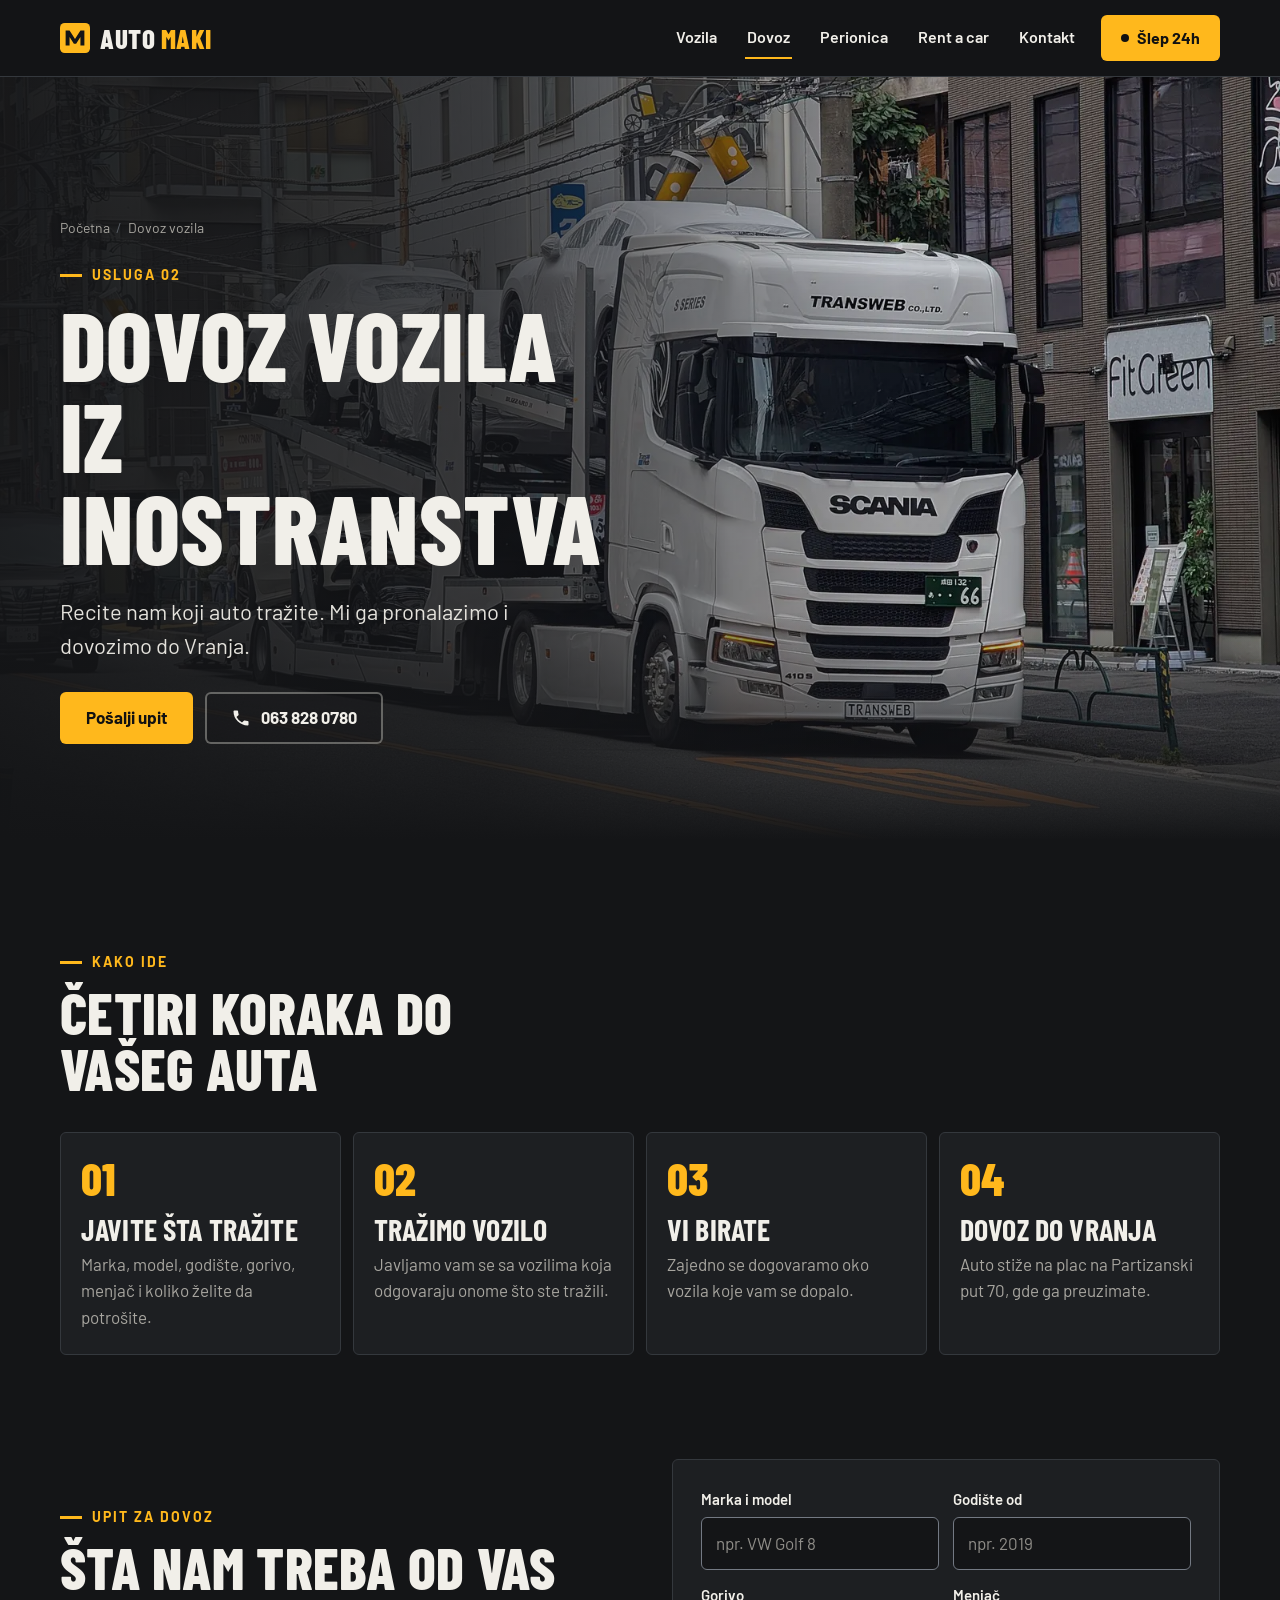
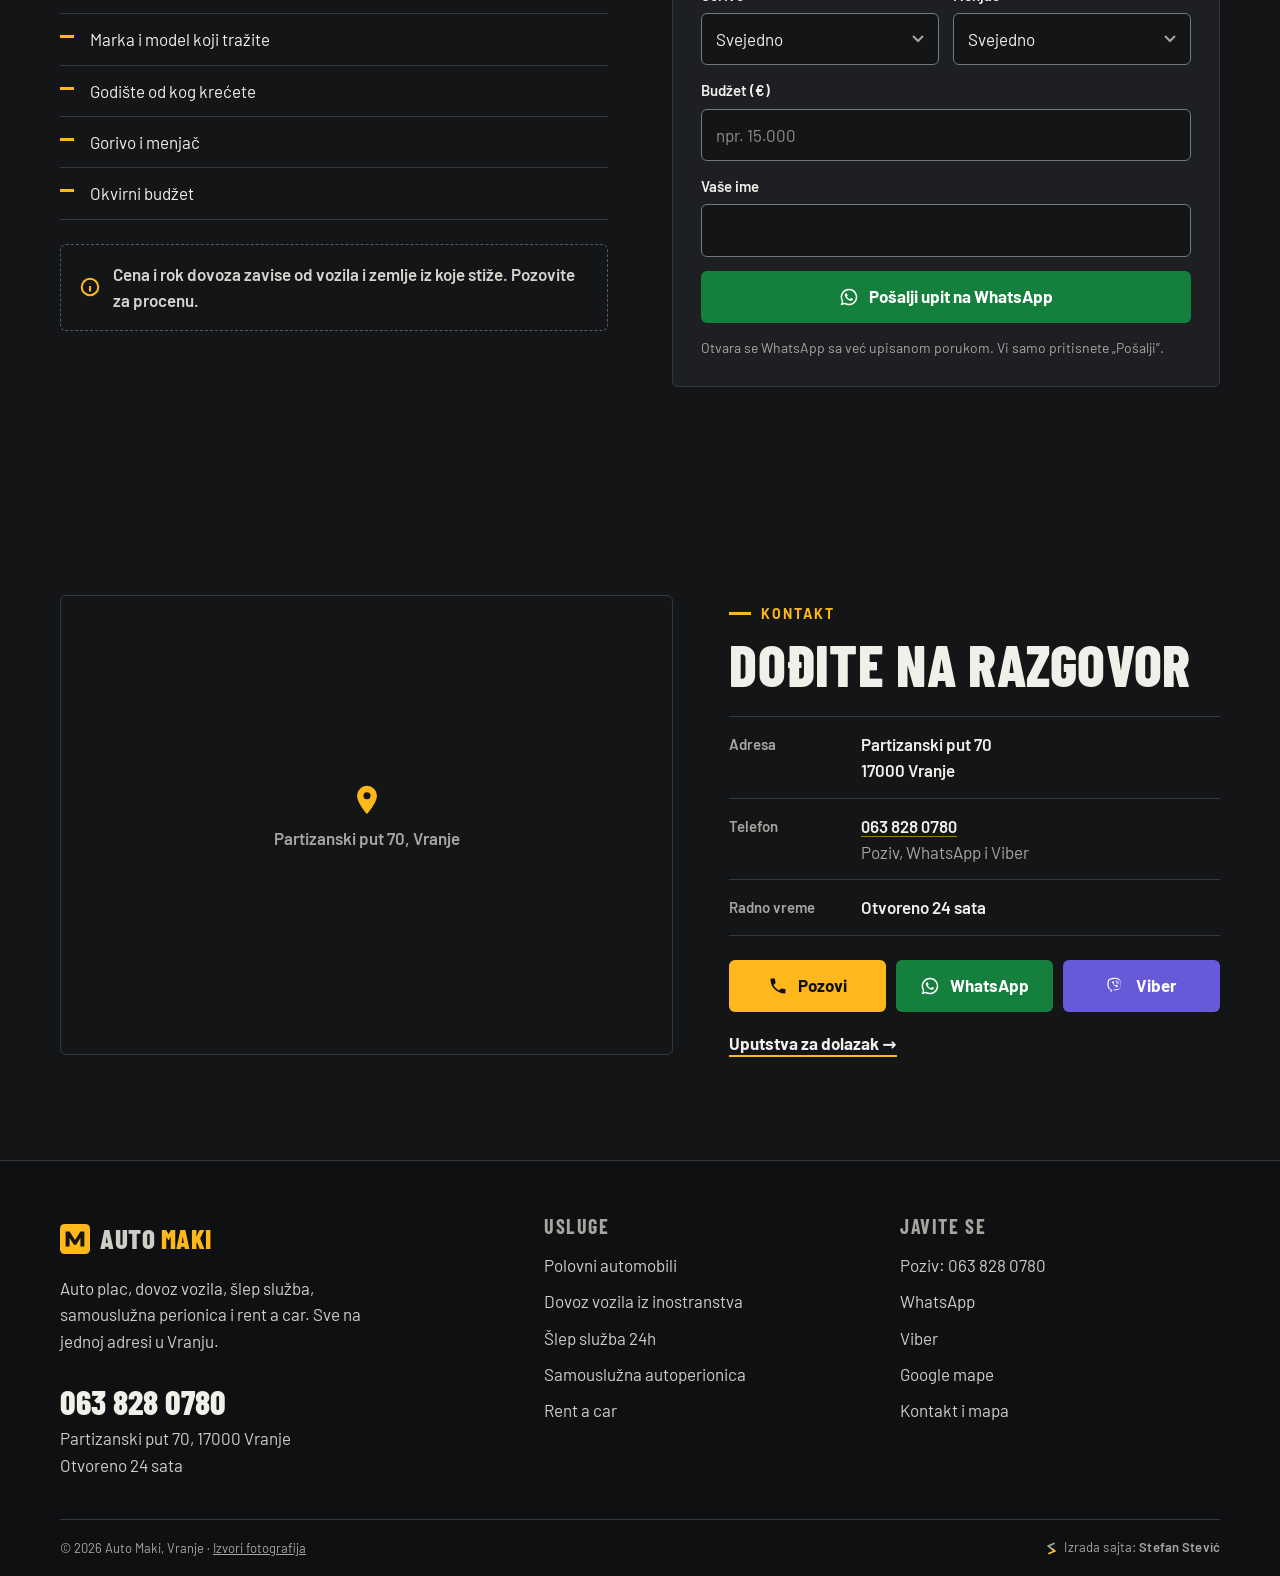
<file: dovoz-vozila.html>
<!doctype html>
<html lang="sr-Latn">
<head>
<meta charset="utf-8">
<meta name="viewport" content="width=device-width, initial-scale=1, viewport-fit=cover">
<title>Uvoz i dovoz automobila iz inostranstva Vranje | Auto Maki</title>
<meta name="description" content="Dovoz vozila iz inostranstva po vašoj želji. Javite koji auto tražite, Auto Maki iz Vranja ga pronalazi i dovozi. Pozovite 063 828 0780.">
<link rel="canonical" href="https://cheef30.github.io/auto-maki/dovoz-vozila.html">
<meta property="og:type" content="website">
<meta property="og:locale" content="sr_RS">
<meta property="og:site_name" content="Auto Maki Vranje">
<meta property="og:title" content="Uvoz i dovoz automobila iz inostranstva Vranje | Auto Maki">
<meta property="og:description" content="Dovoz vozila iz inostranstva po vašoj želji. Javite koji auto tražite, Auto Maki iz Vranja ga pronalazi i dovozi. Pozovite 063 828 0780.">
<meta property="og:url" content="https://cheef30.github.io/auto-maki/dovoz-vozila.html">
<meta property="og:image" content="https://cheef30.github.io/auto-maki/assets/og/dovoz.jpg">
<meta property="og:image:width" content="1200">
<meta property="og:image:height" content="630">
<meta name="twitter:card" content="summary_large_image">
<meta name="theme-color" content="#141517">
<link rel="icon" href="favicon.svg" type="image/svg+xml">
<link rel="preload" href="assets/fonts/barlow-condensed-800-latin.woff2" as="font" type="font/woff2" crossorigin>
<link rel="preload" href="assets/fonts/barlow-400-latin.woff2" as="font" type="font/woff2" crossorigin>
<link rel="stylesheet" href="assets/css/style.css">
<script type="application/ld+json">{"@context":"https://schema.org","@type":"Service","name":"Dovoz vozila iz inostranstva","serviceType":"Uvoz automobila","areaServed":{"@type":"City","name":"Vranje"},"provider":{"@type":"AutoDealer","@id":"https://cheef30.github.io/auto-maki/#firma","name":"Auto Maki","telephone":"+381638280780","address":{"@type":"PostalAddress","streetAddress":"Partizanski put 70","addressLocality":"Vranje","postalCode":"17000","addressCountry":"RS"},"url":"https://cheef30.github.io/auto-maki/"},"url":"https://cheef30.github.io/auto-maki/dovoz-vozila.html"}</script>
</head>
<body data-strana="dovoz-vozila">

<a class="skip" href="#sadrzaj">Preskoči na sadržaj</a>
<header class="hdr">
  <div class="wrap hdr__in">
    <a class="logo" href="index.html" aria-label="Auto Maki, početna"><svg class="logo__znak" viewBox="0 0 32 32" aria-hidden="true"><rect width="32" height="32" rx="5" fill="#ffb81c"/><path d="M6 24V8h4.2L16 17l5.8-9H26v16h-4.2v-9l-4.6 7h-2.4l-4.6-7v9z" fill="#141517"/></svg><span class="logo__tekst">Auto <b>Maki</b></span></a>
    <nav class="nav" aria-label="Glavni meni">
      <a href="vozila.html">Vozila</a>
      <a href="dovoz-vozila.html" aria-current="page">Dovoz</a>
      <a href="autoperionica.html">Perionica</a>
      <a href="rent-a-car.html">Rent a car</a>
      <a href="kontakt.html">Kontakt</a>
    </nav>
    <a class="btn btn--signal hdr__slep" href="slep-sluzba.html"><span class="tacka" aria-hidden="true"></span>Šlep 24h</a>
    <button class="meni-btn" type="button" aria-expanded="false" aria-controls="meni" aria-label="Otvori meni"><svg viewBox="0 0 24 24" aria-hidden="true" fill="none" stroke="currentColor" stroke-width="2.2"><path d="M3 6h18M3 12h18M3 18h18"/></svg></button>
  </div>
</header>
<div class="meni" id="meni" hidden>
  <nav aria-label="Meni za telefon">
    <a href="index.html">Početna <span>Sve usluge</span></a>
    <a href="vozila.html">Vozila <span>Polovni automobili</span></a>
    <a href="dovoz-vozila.html">Dovoz <span>Iz inostranstva</span></a>
    <a href="autoperionica.html">Perionica <span>Samouslužna</span></a>
    <a href="rent-a-car.html">Rent a car <span>Iznajmljivanje</span></a>
    <a href="kontakt.html">Kontakt <span>063 828 0780</span></a>
    <a href="slep-sluzba.html">Šlep služba <span>24h</span></a>
  </nav>
  <div class="meni__kontakt">
    <a class="btn btn--signal" href="tel:+381638280780"><svg viewBox="0 0 24 24" aria-hidden="true" fill="currentColor"><path d="M6.6 10.8a15.1 15.1 0 0 0 6.6 6.6l2.2-2.2c.3-.3.7-.4 1-.2 1.1.4 2.3.6 3.6.6.6 0 1 .4 1 1V20c0 .6-.4 1-1 1A17 17 0 0 1 3 4c0-.6.4-1 1-1h3.5c.6 0 1 .4 1 1 0 1.3.2 2.5.6 3.6.1.3 0 .7-.2 1l-2.3 2.2z"/></svg>Pozovi 063 828 0780</a>
  </div>
</div>
<main id="sadrzaj">

<section class="hero hero--usluga" aria-labelledby="hero-n">
  <div class="hero__slika"><img src="assets/img/dovoz-transporter-800.webp" srcset="assets/img/dovoz-transporter-800.webp 800w, assets/img/dovoz-transporter-1600.webp 1600w" sizes="100vw" width="1600" height="1205" alt="" fetchpriority="high"></div>
  <div class="wrap hero__in">
    <ol class="mrvice"><li><a href="index.html">Početna</a></li><li aria-current="page">Dovoz vozila</li></ol>
    <p class="nadnaslov">Usluga 02</p>
    <h1 id="hero-n">Dovoz vozila iz inostranstva</h1>
    <p class="hero__lead">Recite nam koji auto tražite. Mi ga pronalazimo i dovozimo do Vranja.</p>
    <div class="hero__cta">
      <a class="btn btn--signal" href="#upit">Pošalji upit</a>
      <a class="btn btn--obris" href="tel:+381638280780"><svg viewBox="0 0 24 24" aria-hidden="true" fill="currentColor"><path d="M6.6 10.8a15.1 15.1 0 0 0 6.6 6.6l2.2-2.2c.3-.3.7-.4 1-.2 1.1.4 2.3.6 3.6.6.6 0 1 .4 1 1V20c0 .6-.4 1-1 1A17 17 0 0 1 3 4c0-.6.4-1 1-1h3.5c.6 0 1 .4 1 1 0 1.3.2 2.5.6 3.6.1.3 0 .7-.2 1l-2.3 2.2z"/></svg><span class="num">063 828 0780</span></a>
    </div>
  </div>
</section>

<section class="sekcija" aria-labelledby="koraci-n">
  <div class="wrap">
    <div class="zag"><div><p class="nadnaslov">Kako ide</p><h2 id="koraci-n">Četiri koraka do vašeg auta</h2></div></div>
    <ol class="koraci koraci--4">
      <li><h3>Javite šta tražite</h3><p>Marka, model, godište, gorivo, menjač i koliko želite da potrošite.</p></li>
      <li><h3>Tražimo vozilo</h3><p>Javljamo vam se sa vozilima koja odgovaraju onome što ste tražili.</p></li>
      <li><h3>Vi birate</h3><p>Zajedno se dogovaramo oko vozila koje vam se dopalo.</p></li>
      <li><h3>Dovoz do Vranja</h3><p>Auto stiže na plac na Partizanski put 70, gde ga preuzimate.</p></li>
    </ol>
  </div>
</section>

<section class="sekcija" id="upit" aria-labelledby="upit-n" style="padding-top:0">
  <div class="wrap split">
    <div>
      <p class="nadnaslov">Upit za dovoz</p>
      <h2 id="upit-n" style="margin-bottom:18px">Šta nam treba od vas</h2>
      <ul class="lista">
        <li>Marka i model koji tražite</li>
        <li>Godište od kog krećete</li>
        <li>Gorivo i menjač</li>
        <li>Okvirni budžet</li>
      </ul>
      <p class="napomena-cena"><svg viewBox="0 0 24 24" aria-hidden="true" fill="none" stroke="currentColor" stroke-width="2.2"><circle cx="12" cy="12" r="9"/><path d="M12 11v6M12 7.5v.5"/></svg><span>Cena i rok dovoza zavise od vozila i zemlje iz koje stiže. Pozovite za procenu.</span></p>
    </div>
    <form class="forma" data-wa-forma="dovoz" novalidate>
      <div class="red">
        <div class="polje"><label for="d-marka">Marka i model</label><input id="d-marka" name="Marka i model" required autocomplete="off" placeholder="npr. VW Golf 8"></div>
        <div class="polje"><label for="d-god">Godište od</label><input id="d-god" name="Godište od" inputmode="numeric" placeholder="npr. 2019"></div>
      </div>
      <div class="red">
        <div class="polje"><label for="d-gorivo">Gorivo</label><select id="d-gorivo" name="Gorivo"><option value="">Svejedno</option><option>Dizel</option><option>Benzin</option><option>Hibrid</option><option>Električni</option><option>Benzin + gas</option></select></div>
        <div class="polje"><label for="d-menjac">Menjač</label><select id="d-menjac" name="Menjač"><option value="">Svejedno</option><option>Manuelni</option><option>Automatski</option></select></div>
      </div>
      <div class="polje"><label for="d-budzet">Budžet (€)</label><input id="d-budzet" name="Budžet" inputmode="numeric" placeholder="npr. 15.000"></div>
      <div class="polje"><label for="d-ime">Vaše ime</label><input id="d-ime" name="Ime" autocomplete="name"></div>
      <p class="forma__napomena" data-forma-greska role="alert" hidden></p>
      <button class="btn btn--wa btn--blok" type="submit"><svg viewBox="0 0 24 24" aria-hidden="true" fill="currentColor"><path d="M12 2a10 10 0 0 0-8.6 15.1L2 22l5-1.3A10 10 0 1 0 12 2zm0 18.2c-1.5 0-3-.4-4.3-1.2l-.3-.2-3 .8.8-2.9-.2-.3A8.2 8.2 0 1 1 12 20.2zm4.5-6.1c-.2-.1-1.5-.7-1.7-.8-.2-.1-.4-.1-.6.1l-.8 1c-.1.2-.3.2-.5.1a6.7 6.7 0 0 1-3.3-2.9c-.3-.4.2-.4.7-1.4.1-.2 0-.3 0-.4l-.8-1.8c-.2-.5-.4-.4-.6-.4h-.5c-.2 0-.4.1-.6.3-.2.2-.8.8-.8 2s.8 2.3 1 2.5c.1.2 1.6 2.5 4 3.5 1.5.6 2 .7 2.8.6.5-.1 1.5-.6 1.7-1.2.2-.6.2-1.1.1-1.2l-.4-.2z"/></svg>Pošalji upit na WhatsApp</button>
      <p class="forma__napomena">Otvara se WhatsApp sa već upisanom porukom. Vi samo pritisnete „Pošalji”.</p>
    </form>
  </div>
</section>

<section class="sekcija" aria-labelledby="kontakt-n">
  <div class="wrap kontakt-blok">
    <div class="mapa">
      <p class="mapa__rez" aria-hidden="true"><svg viewBox="0 0 24 24" aria-hidden="true" fill="currentColor"><path d="M12 2a7 7 0 0 0-7 7c0 5.2 7 13 7 13s7-7.8 7-13a7 7 0 0 0-7-7zm0 9.5a2.5 2.5 0 1 1 0-5 2.5 2.5 0 0 1 0 5z"/></svg><span>Partizanski put 70, Vranje</span></p>
      <iframe src="https://www.google.com/maps?q=AUTO%20MAKI%2C%20Partizanski%20put%2070%2C%20Vranje&output=embed" title="Mapa: Auto Maki, Partizanski put 70, Vranje" loading="lazy" referrerpolicy="no-referrer-when-downgrade"></iframe>
    </div>
    <div>
      <p class="nadnaslov">Kontakt</p>
      <h2 id="kontakt-n" style="margin-bottom:24px">Dođite na razgovor</h2>
      <dl class="podaci">
        <div><dt>Adresa</dt><dd>Partizanski put 70<br>17000 Vranje</dd></div>
        <div><dt>Telefon</dt><dd><a class="num" href="tel:+381638280780">063 828 0780</a><br><span style="color:var(--siva);font-weight:400">Poziv, WhatsApp i Viber</span></dd></div>
        <div><dt>Radno vreme</dt><dd>Otvoreno 24 sata</dd></div>
      </dl>
      <div class="dugmad">
        <a class="btn btn--signal" href="tel:+381638280780"><svg viewBox="0 0 24 24" aria-hidden="true" fill="currentColor"><path d="M6.6 10.8a15.1 15.1 0 0 0 6.6 6.6l2.2-2.2c.3-.3.7-.4 1-.2 1.1.4 2.3.6 3.6.6.6 0 1 .4 1 1V20c0 .6-.4 1-1 1A17 17 0 0 1 3 4c0-.6.4-1 1-1h3.5c.6 0 1 .4 1 1 0 1.3.2 2.5.6 3.6.1.3 0 .7-.2 1l-2.3 2.2z"/></svg>Pozovi</a>
        <a class="btn btn--wa" href="https://wa.me/381638280780?text=Zdravo%2C%20pi%C5%A1em%20sa%20sajta%20Auto%20Maki." target="_blank" rel="noopener"><svg viewBox="0 0 24 24" aria-hidden="true" fill="currentColor"><path d="M12 2a10 10 0 0 0-8.6 15.1L2 22l5-1.3A10 10 0 1 0 12 2zm0 18.2c-1.5 0-3-.4-4.3-1.2l-.3-.2-3 .8.8-2.9-.2-.3A8.2 8.2 0 1 1 12 20.2zm4.5-6.1c-.2-.1-1.5-.7-1.7-.8-.2-.1-.4-.1-.6.1l-.8 1c-.1.2-.3.2-.5.1a6.7 6.7 0 0 1-3.3-2.9c-.3-.4.2-.4.7-1.4.1-.2 0-.3 0-.4l-.8-1.8c-.2-.5-.4-.4-.6-.4h-.5c-.2 0-.4.1-.6.3-.2.2-.8.8-.8 2s.8 2.3 1 2.5c.1.2 1.6 2.5 4 3.5 1.5.6 2 .7 2.8.6.5-.1 1.5-.6 1.7-1.2.2-.6.2-1.1.1-1.2l-.4-.2z"/></svg>WhatsApp</a>
        <a class="btn btn--viber" href="viber://chat?number=%2B381638280780"><svg viewBox="0 0 24 24" aria-hidden="true" fill="currentColor"><path d="M11.4 2C9.2 2 5 2.3 3.4 3.8 2.2 5 1.8 6.8 1.7 9c-.1 2.2-.2 6.4 3.8 7.6v1.7s0 .7.4.8c.6.2.9-.4 1.4-.9l1-1.1c2.7.2 4.8-.3 5.1-.4.6-.2 3.7-.6 4.2-4.8.5-4.3-.2-7-1.6-8.3l-.1-.1C15.6 3 13.2 2 11.4 2zm.2 1.5c1.6 0 3.6.8 4.4 1.5 1.1 1 1.7 3.3 1.3 6.9-.4 3.4-2.9 3.6-3.4 3.8-.2.1-2.1.5-4.4.4l-2.5 2.6v-2.3C3.6 15.4 3.2 13 3.2 9.1c.1-1.9.4-3.4 1.3-4.3 1.4-1.2 4.9-1.3 7.1-1.3zm.1 1.8a.3.3 0 0 0 0 .6c1 0 1.8.4 2.5 1 .6.7 1 1.7 1 2.9a.3.3 0 1 0 .6 0c0-1.4-.4-2.5-1.2-3.3a4 4 0 0 0-2.9-1.2zm-2.8.6c-.2 0-.5 0-.7.2-.4.3-.9.8-.8 1.4.2.9.7 2 1.8 3.3 1.1 1.2 2.5 2.1 3.6 2.4.6.2 1.1-.3 1.4-.7.3-.4.2-.8-.2-1.1l-1.1-.8c-.4-.3-.8-.1-1 .1l-.3.4c-.2.2-.5.2-.5.2-1.6-.4-2.1-2-2.1-2s0-.3.2-.5l.4-.3c.2-.2.4-.6.1-1l-.7-1.1c-.1-.3-.4-.5-.7-.5zm3 .5a.3.3 0 0 0 0 .6c.6 0 1 .2 1.3.5.3.3.5.8.5 1.3a.3.3 0 0 0 .6 0c0-.7-.2-1.3-.6-1.7-.5-.5-1.1-.7-1.8-.7zm.1 1.2a.3.3 0 0 0 0 .6c.4 0 .6.3.6.7a.3.3 0 0 0 .6 0c0-.7-.5-1.3-1.2-1.3z"/></svg>Viber</a>
      </div>
      <p style="margin:18px 0 0"><a class="link-strelica" href="https://www.google.com/maps/dir/?api=1&destination=AUTO%20MAKI%2C%20Partizanski%20put%2070%2C%20Vranje" target="_blank" rel="noopener">Uputstva za dolazak →</a></p>
    </div>
  </div>
</section>
</main>

<footer class="ftr">
  <div class="wrap">
    <div class="ftr__grid">
      <div>
        <a class="logo" href="index.html" aria-label="Auto Maki, početna"><svg class="logo__znak" viewBox="0 0 32 32" aria-hidden="true"><rect width="32" height="32" rx="5" fill="#ffb81c"/><path d="M6 24V8h4.2L16 17l5.8-9H26v16h-4.2v-9l-4.6 7h-2.4l-4.6-7v9z" fill="#141517"/></svg><span class="logo__tekst">Auto <b>Maki</b></span></a>
        <p style="margin-top:14px;max-width:34ch">Auto plac, dovoz vozila, šlep služba, samouslužna perionica i rent a car. Sve na jednoj adresi u Vranju.</p>
        <a class="ftr__tel num" href="tel:+381638280780">063 828 0780</a>
        <address class="ftr__adresa">Partizanski put 70, 17000 Vranje<br>Otvoreno 24 sata</address>
      </div>
      <div>
        <h2>Usluge</h2>
        <ul>
          <li><a href="vozila.html">Polovni automobili</a></li>
          <li><a href="dovoz-vozila.html">Dovoz vozila iz inostranstva</a></li>
          <li><a href="slep-sluzba.html">Šlep služba 24h</a></li>
          <li><a href="autoperionica.html">Samouslužna autoperionica</a></li>
          <li><a href="rent-a-car.html">Rent a car</a></li>
        </ul>
      </div>
      <div>
        <h2>Javite se</h2>
        <ul>
          <li><a href="tel:+381638280780">Poziv: 063 828 0780</a></li>
          <li><a href="https://wa.me/381638280780?text=Zdravo%2C%20zanima%20me%20dovoz%20vozila%20iz%20inostranstva." target="_blank" rel="noopener">WhatsApp</a></li>
          <li><a href="viber://chat?number=%2B381638280780">Viber</a></li>
          <li><a href="https://www.google.com/maps/search/?api=1&query=AUTO+MAKI+Partizanski+put+70+Vranje" target="_blank" rel="noopener">Google mape</a></li>
          
          <li><a href="kontakt.html">Kontakt i mapa</a></li>
        </ul>
      </div>
    </div>
    <div class="ftr__dno">
      <p>© 2026 Auto Maki, Vranje · <a class="ftr__izvori" href="izvori-fotografija.html">Izvori fotografija</a></p>
      <!-- ss-credit v1 -->
      <a class="ss-credit" href="https://stefanstevic.rs/" target="_blank" rel="noopener">
        <svg class="ss-credit__mark" viewBox="1 0 100 120" aria-hidden="true" focusable="false"><path d="M80 12 22 36 51 60"/><path class="ss-credit__accent" d="M51 60 80 84 22 108"/></svg>
        <span>Izrada sajta: <span class="ss-credit__name">Stefan Stević</span></span>
      </a>
    </div>
  </div>
</footer>
<div class="pozivna" role="region" aria-label="Brzi kontakt">
  <a class="btn btn--signal" href="tel:+381638280780"><svg viewBox="0 0 24 24" aria-hidden="true" fill="currentColor"><path d="M6.6 10.8a15.1 15.1 0 0 0 6.6 6.6l2.2-2.2c.3-.3.7-.4 1-.2 1.1.4 2.3.6 3.6.6.6 0 1 .4 1 1V20c0 .6-.4 1-1 1A17 17 0 0 1 3 4c0-.6.4-1 1-1h3.5c.6 0 1 .4 1 1 0 1.3.2 2.5.6 3.6.1.3 0 .7-.2 1l-2.3 2.2z"/></svg>Pozovi</a>
  <a class="btn btn--wa" href="https://wa.me/381638280780?text=Zdravo%2C%20zanima%20me%20dovoz%20vozila%20iz%20inostranstva." target="_blank" rel="noopener"><svg viewBox="0 0 24 24" aria-hidden="true" fill="currentColor"><path d="M12 2a10 10 0 0 0-8.6 15.1L2 22l5-1.3A10 10 0 1 0 12 2zm0 18.2c-1.5 0-3-.4-4.3-1.2l-.3-.2-3 .8.8-2.9-.2-.3A8.2 8.2 0 1 1 12 20.2zm4.5-6.1c-.2-.1-1.5-.7-1.7-.8-.2-.1-.4-.1-.6.1l-.8 1c-.1.2-.3.2-.5.1a6.7 6.7 0 0 1-3.3-2.9c-.3-.4.2-.4.7-1.4.1-.2 0-.3 0-.4l-.8-1.8c-.2-.5-.4-.4-.6-.4h-.5c-.2 0-.4.1-.6.3-.2.2-.8.8-.8 2s.8 2.3 1 2.5c.1.2 1.6 2.5 4 3.5 1.5.6 2 .7 2.8.6.5-.1 1.5-.6 1.7-1.2.2-.6.2-1.1.1-1.2l-.4-.2z"/></svg>WhatsApp</a>
</div>
<script src="assets/js/app.js" defer></script>
</body>
</html>
</file>
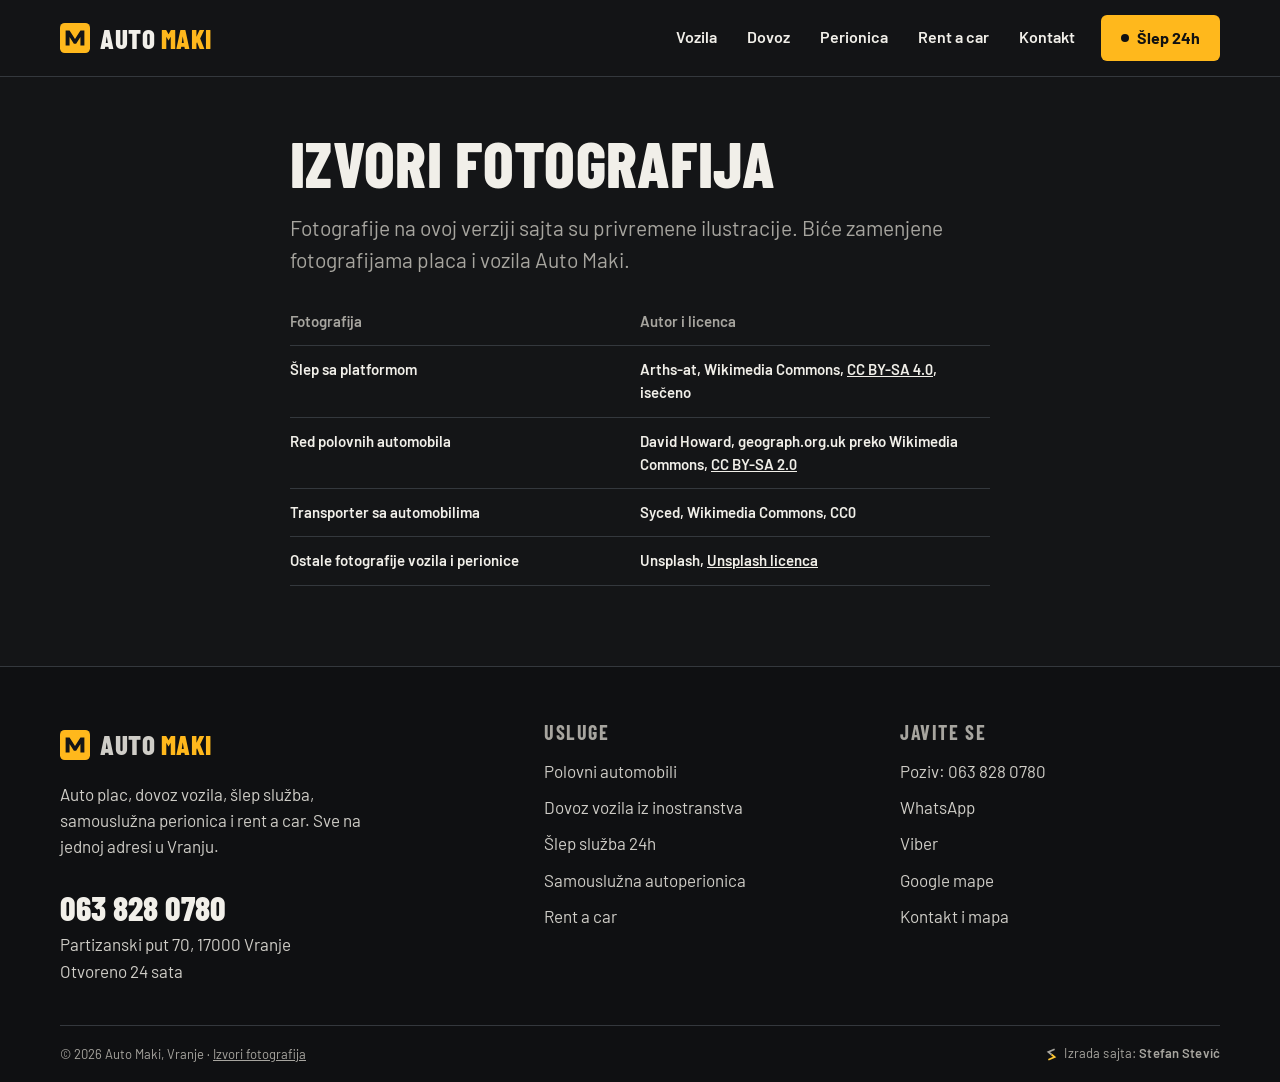
<file: izvori-fotografija.html>
<!doctype html>
<html lang="sr-Latn">
<head>
<meta charset="utf-8">
<meta name="viewport" content="width=device-width, initial-scale=1, viewport-fit=cover">
<title>Izvori fotografija | Auto Maki</title>
<meta name="description" content="Spisak izvora i licenci fotografija korišćenih na sajtu.">
<meta name="robots" content="noindex">
<meta property="og:type" content="website">
<meta property="og:locale" content="sr_RS">
<meta property="og:site_name" content="Auto Maki Vranje">
<meta property="og:title" content="Izvori fotografija | Auto Maki">
<meta property="og:description" content="Spisak izvora i licenci fotografija korišćenih na sajtu.">
<meta property="og:url" content="https://cheef30.github.io/auto-maki/izvori-fotografija.html">
<meta property="og:image" content="https://cheef30.github.io/auto-maki/assets/og/naslovna.jpg">
<meta property="og:image:width" content="1200">
<meta property="og:image:height" content="630">
<meta name="twitter:card" content="summary_large_image">
<meta name="theme-color" content="#141517">
<link rel="icon" href="favicon.svg" type="image/svg+xml">
<link rel="preload" href="assets/fonts/barlow-condensed-800-latin.woff2" as="font" type="font/woff2" crossorigin>
<link rel="preload" href="assets/fonts/barlow-400-latin.woff2" as="font" type="font/woff2" crossorigin>
<link rel="stylesheet" href="assets/css/style.css">

</head>
<body data-strana="izvori-fotografija">

<a class="skip" href="#sadrzaj">Preskoči na sadržaj</a>
<header class="hdr">
  <div class="wrap hdr__in">
    <a class="logo" href="index.html" aria-label="Auto Maki, početna"><svg class="logo__znak" viewBox="0 0 32 32" aria-hidden="true"><rect width="32" height="32" rx="5" fill="#ffb81c"/><path d="M6 24V8h4.2L16 17l5.8-9H26v16h-4.2v-9l-4.6 7h-2.4l-4.6-7v9z" fill="#141517"/></svg><span class="logo__tekst">Auto <b>Maki</b></span></a>
    <nav class="nav" aria-label="Glavni meni">
      <a href="vozila.html">Vozila</a>
      <a href="dovoz-vozila.html">Dovoz</a>
      <a href="autoperionica.html">Perionica</a>
      <a href="rent-a-car.html">Rent a car</a>
      <a href="kontakt.html">Kontakt</a>
    </nav>
    <a class="btn btn--signal hdr__slep" href="slep-sluzba.html"><span class="tacka" aria-hidden="true"></span>Šlep 24h</a>
    <button class="meni-btn" type="button" aria-expanded="false" aria-controls="meni" aria-label="Otvori meni"><svg viewBox="0 0 24 24" aria-hidden="true" fill="none" stroke="currentColor" stroke-width="2.2"><path d="M3 6h18M3 12h18M3 18h18"/></svg></button>
  </div>
</header>
<div class="meni" id="meni" hidden>
  <nav aria-label="Meni za telefon">
    <a href="index.html">Početna <span>Sve usluge</span></a>
    <a href="vozila.html">Vozila <span>Polovni automobili</span></a>
    <a href="dovoz-vozila.html">Dovoz <span>Iz inostranstva</span></a>
    <a href="autoperionica.html">Perionica <span>Samouslužna</span></a>
    <a href="rent-a-car.html">Rent a car <span>Iznajmljivanje</span></a>
    <a href="kontakt.html">Kontakt <span>063 828 0780</span></a>
    <a href="slep-sluzba.html">Šlep služba <span>24h</span></a>
  </nav>
  <div class="meni__kontakt">
    <a class="btn btn--signal" href="tel:+381638280780"><svg viewBox="0 0 24 24" aria-hidden="true" fill="currentColor"><path d="M6.6 10.8a15.1 15.1 0 0 0 6.6 6.6l2.2-2.2c.3-.3.7-.4 1-.2 1.1.4 2.3.6 3.6.6.6 0 1 .4 1 1V20c0 .6-.4 1-1 1A17 17 0 0 1 3 4c0-.6.4-1 1-1h3.5c.6 0 1 .4 1 1 0 1.3.2 2.5.6 3.6.1.3 0 .7-.2 1l-2.3 2.2z"/></svg>Pozovi 063 828 0780</a>
  </div>
</div>
<main id="sadrzaj">

<div class="wrap tekst-stranica" style="padding-block:56px 80px">
  <h1 style="font-size:clamp(40px,6vw,64px);margin-bottom:18px">Izvori fotografija</h1>
  <p class="uvod">Fotografije na ovoj verziji sajta su privremene ilustracije. Biće zamenjene fotografijama placa i vozila Auto Maki.</p>
  <table class="tabela izvori">
    <thead><tr><th scope="col">Fotografija</th><th scope="col">Autor i licenca</th></tr></thead>
    <tbody>
      <tr><td>Šlep sa platformom</td><td>Arths-at, Wikimedia Commons, <a href="https://creativecommons.org/licenses/by-sa/4.0/" rel="noopener" target="_blank">CC BY-SA 4.0</a>, isečeno</td></tr>
      <tr><td>Red polovnih automobila</td><td>David Howard, geograph.org.uk preko Wikimedia Commons, <a href="https://creativecommons.org/licenses/by-sa/2.0/" rel="noopener" target="_blank">CC BY-SA 2.0</a></td></tr>
      <tr><td>Transporter sa automobilima</td><td>Syced, Wikimedia Commons, CC0</td></tr>
      <tr><td>Ostale fotografije vozila i perionice</td><td>Unsplash, <a href="https://unsplash.com/license" rel="noopener" target="_blank">Unsplash licenca</a></td></tr>
    </tbody>
  </table>
</div>
</main>

<footer class="ftr">
  <div class="wrap">
    <div class="ftr__grid">
      <div>
        <a class="logo" href="index.html" aria-label="Auto Maki, početna"><svg class="logo__znak" viewBox="0 0 32 32" aria-hidden="true"><rect width="32" height="32" rx="5" fill="#ffb81c"/><path d="M6 24V8h4.2L16 17l5.8-9H26v16h-4.2v-9l-4.6 7h-2.4l-4.6-7v9z" fill="#141517"/></svg><span class="logo__tekst">Auto <b>Maki</b></span></a>
        <p style="margin-top:14px;max-width:34ch">Auto plac, dovoz vozila, šlep služba, samouslužna perionica i rent a car. Sve na jednoj adresi u Vranju.</p>
        <a class="ftr__tel num" href="tel:+381638280780">063 828 0780</a>
        <address class="ftr__adresa">Partizanski put 70, 17000 Vranje<br>Otvoreno 24 sata</address>
      </div>
      <div>
        <h2>Usluge</h2>
        <ul>
          <li><a href="vozila.html">Polovni automobili</a></li>
          <li><a href="dovoz-vozila.html">Dovoz vozila iz inostranstva</a></li>
          <li><a href="slep-sluzba.html">Šlep služba 24h</a></li>
          <li><a href="autoperionica.html">Samouslužna autoperionica</a></li>
          <li><a href="rent-a-car.html">Rent a car</a></li>
        </ul>
      </div>
      <div>
        <h2>Javite se</h2>
        <ul>
          <li><a href="tel:+381638280780">Poziv: 063 828 0780</a></li>
          <li><a href="https://wa.me/381638280780?text=Zdravo%2C%20pi%C5%A1em%20sa%20sajta%20Auto%20Maki." target="_blank" rel="noopener">WhatsApp</a></li>
          <li><a href="viber://chat?number=%2B381638280780">Viber</a></li>
          <li><a href="https://www.google.com/maps/search/?api=1&query=AUTO+MAKI+Partizanski+put+70+Vranje" target="_blank" rel="noopener">Google mape</a></li>
          
          <li><a href="kontakt.html">Kontakt i mapa</a></li>
        </ul>
      </div>
    </div>
    <div class="ftr__dno">
      <p>© 2026 Auto Maki, Vranje · <a class="ftr__izvori" href="izvori-fotografija.html">Izvori fotografija</a></p>
      <!-- ss-credit v1 -->
      <a class="ss-credit" href="https://stefanstevic.rs/" target="_blank" rel="noopener">
        <svg class="ss-credit__mark" viewBox="1 0 100 120" aria-hidden="true" focusable="false"><path d="M80 12 22 36 51 60"/><path class="ss-credit__accent" d="M51 60 80 84 22 108"/></svg>
        <span>Izrada sajta: <span class="ss-credit__name">Stefan Stević</span></span>
      </a>
    </div>
  </div>
</footer>
<div class="pozivna" role="region" aria-label="Brzi kontakt">
  <a class="btn btn--signal" href="tel:+381638280780"><svg viewBox="0 0 24 24" aria-hidden="true" fill="currentColor"><path d="M6.6 10.8a15.1 15.1 0 0 0 6.6 6.6l2.2-2.2c.3-.3.7-.4 1-.2 1.1.4 2.3.6 3.6.6.6 0 1 .4 1 1V20c0 .6-.4 1-1 1A17 17 0 0 1 3 4c0-.6.4-1 1-1h3.5c.6 0 1 .4 1 1 0 1.3.2 2.5.6 3.6.1.3 0 .7-.2 1l-2.3 2.2z"/></svg>Pozovi</a>
  <a class="btn btn--wa" href="https://wa.me/381638280780?text=Zdravo%2C%20pi%C5%A1em%20sa%20sajta%20Auto%20Maki." target="_blank" rel="noopener"><svg viewBox="0 0 24 24" aria-hidden="true" fill="currentColor"><path d="M12 2a10 10 0 0 0-8.6 15.1L2 22l5-1.3A10 10 0 1 0 12 2zm0 18.2c-1.5 0-3-.4-4.3-1.2l-.3-.2-3 .8.8-2.9-.2-.3A8.2 8.2 0 1 1 12 20.2zm4.5-6.1c-.2-.1-1.5-.7-1.7-.8-.2-.1-.4-.1-.6.1l-.8 1c-.1.2-.3.2-.5.1a6.7 6.7 0 0 1-3.3-2.9c-.3-.4.2-.4.7-1.4.1-.2 0-.3 0-.4l-.8-1.8c-.2-.5-.4-.4-.6-.4h-.5c-.2 0-.4.1-.6.3-.2.2-.8.8-.8 2s.8 2.3 1 2.5c.1.2 1.6 2.5 4 3.5 1.5.6 2 .7 2.8.6.5-.1 1.5-.6 1.7-1.2.2-.6.2-1.1.1-1.2l-.4-.2z"/></svg>WhatsApp</a>
</div>
<script src="assets/js/app.js" defer></script>
</body>
</html>
</file>
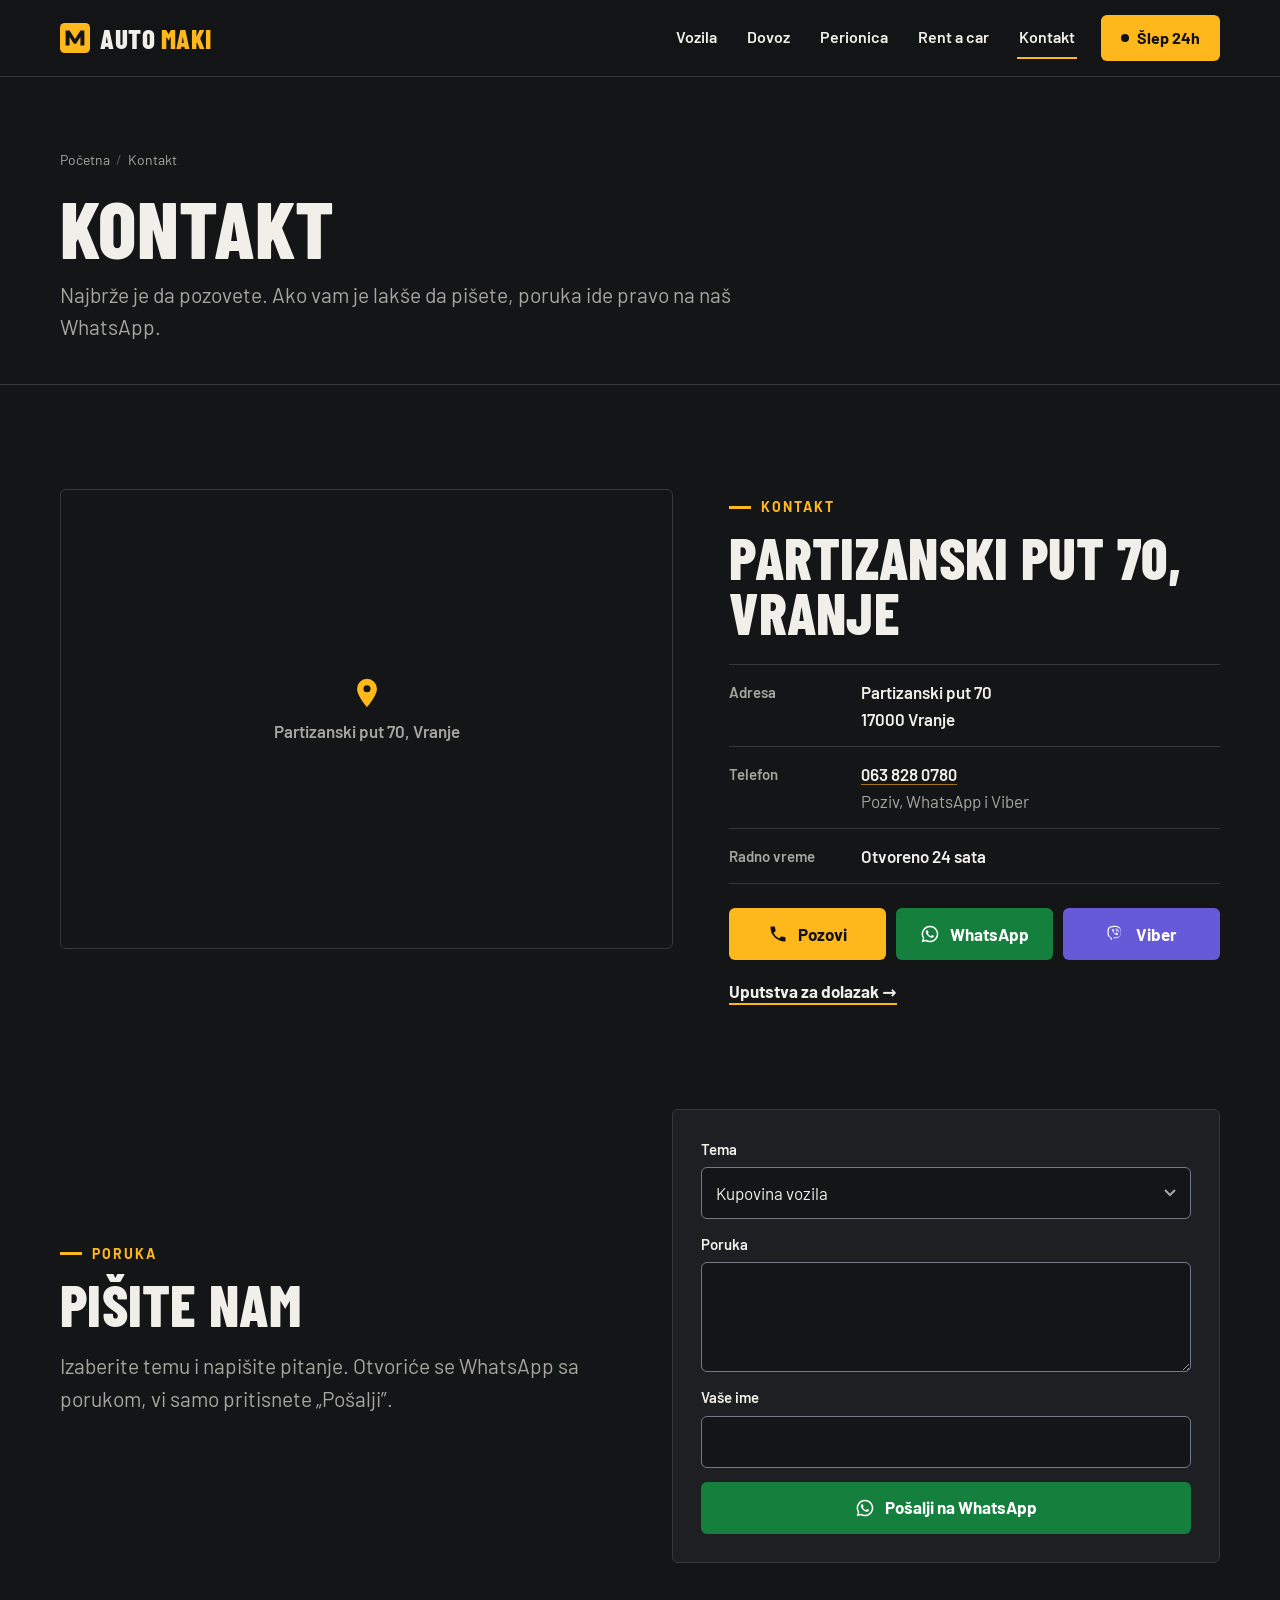
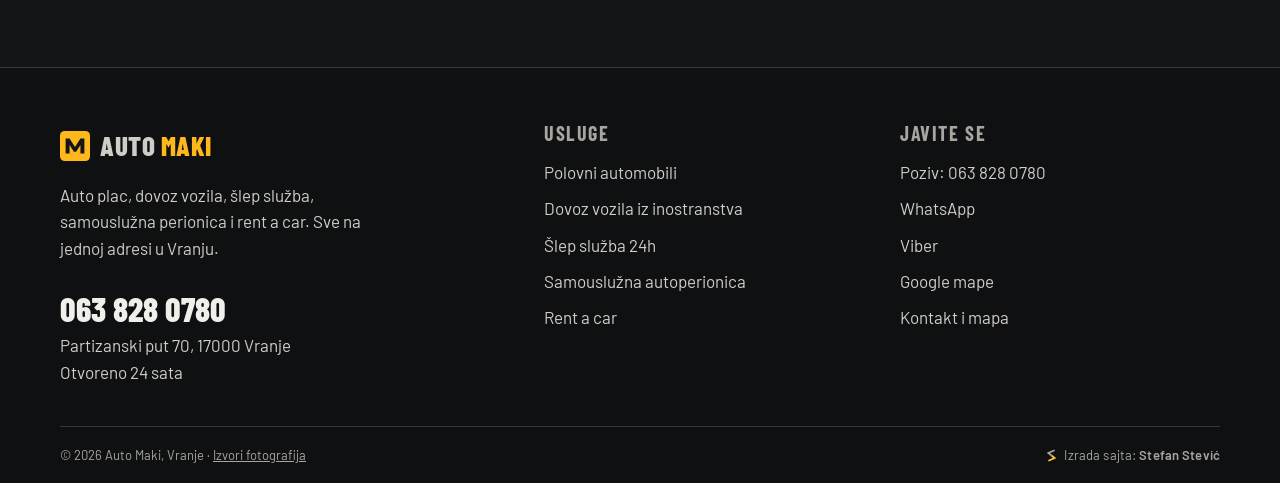
<file: kontakt.html>
<!doctype html>
<html lang="sr-Latn">
<head>
<meta charset="utf-8">
<meta name="viewport" content="width=device-width, initial-scale=1, viewport-fit=cover">
<title>Kontakt | Auto Maki, Partizanski put 70, Vranje</title>
<meta name="description" content="Auto Maki, Partizanski put 70, 17000 Vranje. Telefon, WhatsApp i Viber: 063 828 0780. Otvoreno 24 sata.">
<link rel="canonical" href="https://cheef30.github.io/auto-maki/kontakt.html">
<meta property="og:type" content="website">
<meta property="og:locale" content="sr_RS">
<meta property="og:site_name" content="Auto Maki Vranje">
<meta property="og:title" content="Kontakt | Auto Maki, Partizanski put 70, Vranje">
<meta property="og:description" content="Auto Maki, Partizanski put 70, 17000 Vranje. Telefon, WhatsApp i Viber: 063 828 0780. Otvoreno 24 sata.">
<meta property="og:url" content="https://cheef30.github.io/auto-maki/kontakt.html">
<meta property="og:image" content="https://cheef30.github.io/auto-maki/assets/og/naslovna.jpg">
<meta property="og:image:width" content="1200">
<meta property="og:image:height" content="630">
<meta name="twitter:card" content="summary_large_image">
<meta name="theme-color" content="#141517">
<link rel="icon" href="favicon.svg" type="image/svg+xml">
<link rel="preload" href="assets/fonts/barlow-condensed-800-latin.woff2" as="font" type="font/woff2" crossorigin>
<link rel="preload" href="assets/fonts/barlow-400-latin.woff2" as="font" type="font/woff2" crossorigin>
<link rel="stylesheet" href="assets/css/style.css">
<script type="application/ld+json">{"@context":"https://schema.org","@type":"ContactPage","url":"https://cheef30.github.io/auto-maki/kontakt.html","about":{"@type":"AutoDealer","@id":"https://cheef30.github.io/auto-maki/#firma","name":"Auto Maki","telephone":"+381638280780","address":{"@type":"PostalAddress","streetAddress":"Partizanski put 70","addressLocality":"Vranje","postalCode":"17000","addressCountry":"RS"},"url":"https://cheef30.github.io/auto-maki/"}}</script>
</head>
<body data-strana="kontakt">

<a class="skip" href="#sadrzaj">Preskoči na sadržaj</a>
<header class="hdr">
  <div class="wrap hdr__in">
    <a class="logo" href="index.html" aria-label="Auto Maki, početna"><svg class="logo__znak" viewBox="0 0 32 32" aria-hidden="true"><rect width="32" height="32" rx="5" fill="#ffb81c"/><path d="M6 24V8h4.2L16 17l5.8-9H26v16h-4.2v-9l-4.6 7h-2.4l-4.6-7v9z" fill="#141517"/></svg><span class="logo__tekst">Auto <b>Maki</b></span></a>
    <nav class="nav" aria-label="Glavni meni">
      <a href="vozila.html">Vozila</a>
      <a href="dovoz-vozila.html">Dovoz</a>
      <a href="autoperionica.html">Perionica</a>
      <a href="rent-a-car.html">Rent a car</a>
      <a href="kontakt.html" aria-current="page">Kontakt</a>
    </nav>
    <a class="btn btn--signal hdr__slep" href="slep-sluzba.html"><span class="tacka" aria-hidden="true"></span>Šlep 24h</a>
    <button class="meni-btn" type="button" aria-expanded="false" aria-controls="meni" aria-label="Otvori meni"><svg viewBox="0 0 24 24" aria-hidden="true" fill="none" stroke="currentColor" stroke-width="2.2"><path d="M3 6h18M3 12h18M3 18h18"/></svg></button>
  </div>
</header>
<div class="meni" id="meni" hidden>
  <nav aria-label="Meni za telefon">
    <a href="index.html">Početna <span>Sve usluge</span></a>
    <a href="vozila.html">Vozila <span>Polovni automobili</span></a>
    <a href="dovoz-vozila.html">Dovoz <span>Iz inostranstva</span></a>
    <a href="autoperionica.html">Perionica <span>Samouslužna</span></a>
    <a href="rent-a-car.html">Rent a car <span>Iznajmljivanje</span></a>
    <a href="kontakt.html">Kontakt <span>063 828 0780</span></a>
    <a href="slep-sluzba.html">Šlep služba <span>24h</span></a>
  </nav>
  <div class="meni__kontakt">
    <a class="btn btn--signal" href="tel:+381638280780"><svg viewBox="0 0 24 24" aria-hidden="true" fill="currentColor"><path d="M6.6 10.8a15.1 15.1 0 0 0 6.6 6.6l2.2-2.2c.3-.3.7-.4 1-.2 1.1.4 2.3.6 3.6.6.6 0 1 .4 1 1V20c0 .6-.4 1-1 1A17 17 0 0 1 3 4c0-.6.4-1 1-1h3.5c.6 0 1 .4 1 1 0 1.3.2 2.5.6 3.6.1.3 0 .7-.2 1l-2.3 2.2z"/></svg>Pozovi 063 828 0780</a>
  </div>
</div>
<main id="sadrzaj">

<div class="stranica-zag">
  <div class="wrap">
    <ol class="mrvice"><li><a href="index.html">Početna</a></li><li aria-current="page">Kontakt</li></ol>
    <h1>Kontakt</h1>
    <p class="uvod" style="margin:0">Najbrže je da pozovete. Ako vam je lakše da pišete, poruka ide pravo na naš WhatsApp.</p>
  </div>
</div>

<section class="sekcija" aria-labelledby="kontakt-n">
  <div class="wrap kontakt-blok">
    <div class="mapa">
      <p class="mapa__rez" aria-hidden="true"><svg viewBox="0 0 24 24" aria-hidden="true" fill="currentColor"><path d="M12 2a7 7 0 0 0-7 7c0 5.2 7 13 7 13s7-7.8 7-13a7 7 0 0 0-7-7zm0 9.5a2.5 2.5 0 1 1 0-5 2.5 2.5 0 0 1 0 5z"/></svg><span>Partizanski put 70, Vranje</span></p>
      <iframe src="https://www.google.com/maps?q=AUTO%20MAKI%2C%20Partizanski%20put%2070%2C%20Vranje&output=embed" title="Mapa: Auto Maki, Partizanski put 70, Vranje" loading="lazy" referrerpolicy="no-referrer-when-downgrade"></iframe>
    </div>
    <div>
      <p class="nadnaslov">Kontakt</p>
      <h2 id="kontakt-n" style="margin-bottom:24px">Partizanski put 70, Vranje</h2>
      <dl class="podaci">
        <div><dt>Adresa</dt><dd>Partizanski put 70<br>17000 Vranje</dd></div>
        <div><dt>Telefon</dt><dd><a class="num" href="tel:+381638280780">063 828 0780</a><br><span style="color:var(--siva);font-weight:400">Poziv, WhatsApp i Viber</span></dd></div>
        <div><dt>Radno vreme</dt><dd>Otvoreno 24 sata</dd></div>
      </dl>
      <div class="dugmad">
        <a class="btn btn--signal" href="tel:+381638280780"><svg viewBox="0 0 24 24" aria-hidden="true" fill="currentColor"><path d="M6.6 10.8a15.1 15.1 0 0 0 6.6 6.6l2.2-2.2c.3-.3.7-.4 1-.2 1.1.4 2.3.6 3.6.6.6 0 1 .4 1 1V20c0 .6-.4 1-1 1A17 17 0 0 1 3 4c0-.6.4-1 1-1h3.5c.6 0 1 .4 1 1 0 1.3.2 2.5.6 3.6.1.3 0 .7-.2 1l-2.3 2.2z"/></svg>Pozovi</a>
        <a class="btn btn--wa" href="https://wa.me/381638280780?text=Zdravo%2C%20pi%C5%A1em%20sa%20sajta%20Auto%20Maki." target="_blank" rel="noopener"><svg viewBox="0 0 24 24" aria-hidden="true" fill="currentColor"><path d="M12 2a10 10 0 0 0-8.6 15.1L2 22l5-1.3A10 10 0 1 0 12 2zm0 18.2c-1.5 0-3-.4-4.3-1.2l-.3-.2-3 .8.8-2.9-.2-.3A8.2 8.2 0 1 1 12 20.2zm4.5-6.1c-.2-.1-1.5-.7-1.7-.8-.2-.1-.4-.1-.6.1l-.8 1c-.1.2-.3.2-.5.1a6.7 6.7 0 0 1-3.3-2.9c-.3-.4.2-.4.7-1.4.1-.2 0-.3 0-.4l-.8-1.8c-.2-.5-.4-.4-.6-.4h-.5c-.2 0-.4.1-.6.3-.2.2-.8.8-.8 2s.8 2.3 1 2.5c.1.2 1.6 2.5 4 3.5 1.5.6 2 .7 2.8.6.5-.1 1.5-.6 1.7-1.2.2-.6.2-1.1.1-1.2l-.4-.2z"/></svg>WhatsApp</a>
        <a class="btn btn--viber" href="viber://chat?number=%2B381638280780"><svg viewBox="0 0 24 24" aria-hidden="true" fill="currentColor"><path d="M11.4 2C9.2 2 5 2.3 3.4 3.8 2.2 5 1.8 6.8 1.7 9c-.1 2.2-.2 6.4 3.8 7.6v1.7s0 .7.4.8c.6.2.9-.4 1.4-.9l1-1.1c2.7.2 4.8-.3 5.1-.4.6-.2 3.7-.6 4.2-4.8.5-4.3-.2-7-1.6-8.3l-.1-.1C15.6 3 13.2 2 11.4 2zm.2 1.5c1.6 0 3.6.8 4.4 1.5 1.1 1 1.7 3.3 1.3 6.9-.4 3.4-2.9 3.6-3.4 3.8-.2.1-2.1.5-4.4.4l-2.5 2.6v-2.3C3.6 15.4 3.2 13 3.2 9.1c.1-1.9.4-3.4 1.3-4.3 1.4-1.2 4.9-1.3 7.1-1.3zm.1 1.8a.3.3 0 0 0 0 .6c1 0 1.8.4 2.5 1 .6.7 1 1.7 1 2.9a.3.3 0 1 0 .6 0c0-1.4-.4-2.5-1.2-3.3a4 4 0 0 0-2.9-1.2zm-2.8.6c-.2 0-.5 0-.7.2-.4.3-.9.8-.8 1.4.2.9.7 2 1.8 3.3 1.1 1.2 2.5 2.1 3.6 2.4.6.2 1.1-.3 1.4-.7.3-.4.2-.8-.2-1.1l-1.1-.8c-.4-.3-.8-.1-1 .1l-.3.4c-.2.2-.5.2-.5.2-1.6-.4-2.1-2-2.1-2s0-.3.2-.5l.4-.3c.2-.2.4-.6.1-1l-.7-1.1c-.1-.3-.4-.5-.7-.5zm3 .5a.3.3 0 0 0 0 .6c.6 0 1 .2 1.3.5.3.3.5.8.5 1.3a.3.3 0 0 0 .6 0c0-.7-.2-1.3-.6-1.7-.5-.5-1.1-.7-1.8-.7zm.1 1.2a.3.3 0 0 0 0 .6c.4 0 .6.3.6.7a.3.3 0 0 0 .6 0c0-.7-.5-1.3-1.2-1.3z"/></svg>Viber</a>
      </div>
      <p style="margin:18px 0 0"><a class="link-strelica" href="https://www.google.com/maps/dir/?api=1&destination=AUTO%20MAKI%2C%20Partizanski%20put%2070%2C%20Vranje" target="_blank" rel="noopener">Uputstva za dolazak →</a></p>
    </div>
  </div>
</section>
<section class="sekcija" aria-labelledby="poruka-n" style="padding-top:0">
  <div class="wrap split">
    <div>
      <p class="nadnaslov">Poruka</p>
      <h2 id="poruka-n" style="margin-bottom:18px">Pišite nam</h2>
      <p class="uvod">Izaberite temu i napišite pitanje. Otvoriće se WhatsApp sa porukom, vi samo pritisnete „Pošalji”.</p>
    </div>
    <form class="forma" data-wa-forma="kontakt" novalidate>
      <div class="polje"><label for="k-tema">Tema</label>
        <select id="k-tema" name="Tema"><option>Kupovina vozila</option><option>Dovoz iz inostranstva</option><option>Šlep služba</option><option>Autoperionica</option><option>Rent a car</option><option>Nešto drugo</option></select>
      </div>
      <div class="polje"><label for="k-poruka">Poruka</label><textarea id="k-poruka" name="Poruka" required></textarea></div>
      <div class="polje"><label for="k-ime">Vaše ime</label><input id="k-ime" name="Ime" autocomplete="name"></div>
      <p class="forma__napomena" data-forma-greska role="alert" hidden></p>
      <button class="btn btn--wa btn--blok" type="submit"><svg viewBox="0 0 24 24" aria-hidden="true" fill="currentColor"><path d="M12 2a10 10 0 0 0-8.6 15.1L2 22l5-1.3A10 10 0 1 0 12 2zm0 18.2c-1.5 0-3-.4-4.3-1.2l-.3-.2-3 .8.8-2.9-.2-.3A8.2 8.2 0 1 1 12 20.2zm4.5-6.1c-.2-.1-1.5-.7-1.7-.8-.2-.1-.4-.1-.6.1l-.8 1c-.1.2-.3.2-.5.1a6.7 6.7 0 0 1-3.3-2.9c-.3-.4.2-.4.7-1.4.1-.2 0-.3 0-.4l-.8-1.8c-.2-.5-.4-.4-.6-.4h-.5c-.2 0-.4.1-.6.3-.2.2-.8.8-.8 2s.8 2.3 1 2.5c.1.2 1.6 2.5 4 3.5 1.5.6 2 .7 2.8.6.5-.1 1.5-.6 1.7-1.2.2-.6.2-1.1.1-1.2l-.4-.2z"/></svg>Pošalji na WhatsApp</button>
    </form>
  </div>
</section>
</main>

<footer class="ftr">
  <div class="wrap">
    <div class="ftr__grid">
      <div>
        <a class="logo" href="index.html" aria-label="Auto Maki, početna"><svg class="logo__znak" viewBox="0 0 32 32" aria-hidden="true"><rect width="32" height="32" rx="5" fill="#ffb81c"/><path d="M6 24V8h4.2L16 17l5.8-9H26v16h-4.2v-9l-4.6 7h-2.4l-4.6-7v9z" fill="#141517"/></svg><span class="logo__tekst">Auto <b>Maki</b></span></a>
        <p style="margin-top:14px;max-width:34ch">Auto plac, dovoz vozila, šlep služba, samouslužna perionica i rent a car. Sve na jednoj adresi u Vranju.</p>
        <a class="ftr__tel num" href="tel:+381638280780">063 828 0780</a>
        <address class="ftr__adresa">Partizanski put 70, 17000 Vranje<br>Otvoreno 24 sata</address>
      </div>
      <div>
        <h2>Usluge</h2>
        <ul>
          <li><a href="vozila.html">Polovni automobili</a></li>
          <li><a href="dovoz-vozila.html">Dovoz vozila iz inostranstva</a></li>
          <li><a href="slep-sluzba.html">Šlep služba 24h</a></li>
          <li><a href="autoperionica.html">Samouslužna autoperionica</a></li>
          <li><a href="rent-a-car.html">Rent a car</a></li>
        </ul>
      </div>
      <div>
        <h2>Javite se</h2>
        <ul>
          <li><a href="tel:+381638280780">Poziv: 063 828 0780</a></li>
          <li><a href="https://wa.me/381638280780?text=Zdravo%2C%20pi%C5%A1em%20sa%20sajta%20Auto%20Maki." target="_blank" rel="noopener">WhatsApp</a></li>
          <li><a href="viber://chat?number=%2B381638280780">Viber</a></li>
          <li><a href="https://www.google.com/maps/search/?api=1&query=AUTO+MAKI+Partizanski+put+70+Vranje" target="_blank" rel="noopener">Google mape</a></li>
          
          <li><a href="kontakt.html">Kontakt i mapa</a></li>
        </ul>
      </div>
    </div>
    <div class="ftr__dno">
      <p>© 2026 Auto Maki, Vranje · <a class="ftr__izvori" href="izvori-fotografija.html">Izvori fotografija</a></p>
      <!-- ss-credit v1 -->
      <a class="ss-credit" href="https://stefanstevic.rs/" target="_blank" rel="noopener">
        <svg class="ss-credit__mark" viewBox="1 0 100 120" aria-hidden="true" focusable="false"><path d="M80 12 22 36 51 60"/><path class="ss-credit__accent" d="M51 60 80 84 22 108"/></svg>
        <span>Izrada sajta: <span class="ss-credit__name">Stefan Stević</span></span>
      </a>
    </div>
  </div>
</footer>
<div class="pozivna" role="region" aria-label="Brzi kontakt">
  <a class="btn btn--signal" href="tel:+381638280780"><svg viewBox="0 0 24 24" aria-hidden="true" fill="currentColor"><path d="M6.6 10.8a15.1 15.1 0 0 0 6.6 6.6l2.2-2.2c.3-.3.7-.4 1-.2 1.1.4 2.3.6 3.6.6.6 0 1 .4 1 1V20c0 .6-.4 1-1 1A17 17 0 0 1 3 4c0-.6.4-1 1-1h3.5c.6 0 1 .4 1 1 0 1.3.2 2.5.6 3.6.1.3 0 .7-.2 1l-2.3 2.2z"/></svg>Pozovi</a>
  <a class="btn btn--wa" href="https://wa.me/381638280780?text=Zdravo%2C%20pi%C5%A1em%20sa%20sajta%20Auto%20Maki." target="_blank" rel="noopener"><svg viewBox="0 0 24 24" aria-hidden="true" fill="currentColor"><path d="M12 2a10 10 0 0 0-8.6 15.1L2 22l5-1.3A10 10 0 1 0 12 2zm0 18.2c-1.5 0-3-.4-4.3-1.2l-.3-.2-3 .8.8-2.9-.2-.3A8.2 8.2 0 1 1 12 20.2zm4.5-6.1c-.2-.1-1.5-.7-1.7-.8-.2-.1-.4-.1-.6.1l-.8 1c-.1.2-.3.2-.5.1a6.7 6.7 0 0 1-3.3-2.9c-.3-.4.2-.4.7-1.4.1-.2 0-.3 0-.4l-.8-1.8c-.2-.5-.4-.4-.6-.4h-.5c-.2 0-.4.1-.6.3-.2.2-.8.8-.8 2s.8 2.3 1 2.5c.1.2 1.6 2.5 4 3.5 1.5.6 2 .7 2.8.6.5-.1 1.5-.6 1.7-1.2.2-.6.2-1.1.1-1.2l-.4-.2z"/></svg>WhatsApp</a>
</div>
<script src="assets/js/app.js" defer></script>
</body>
</html>
</file>
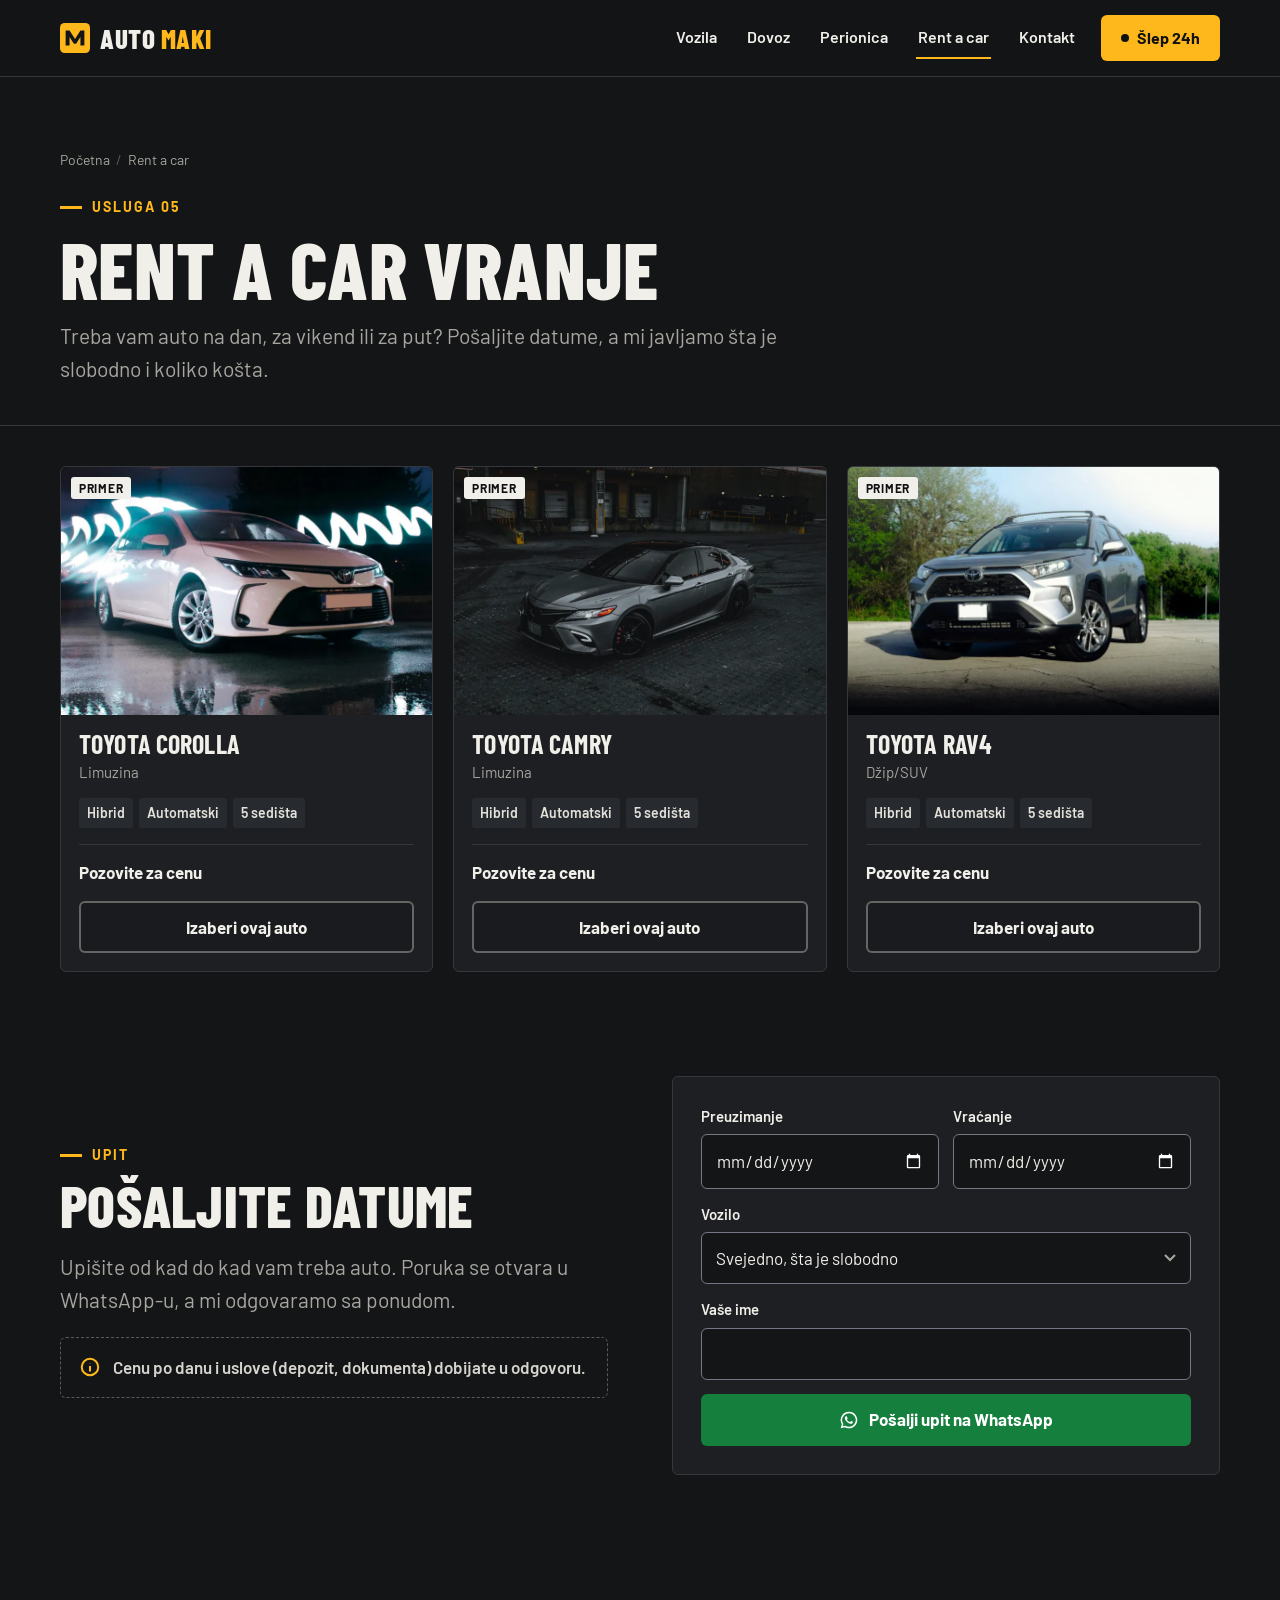
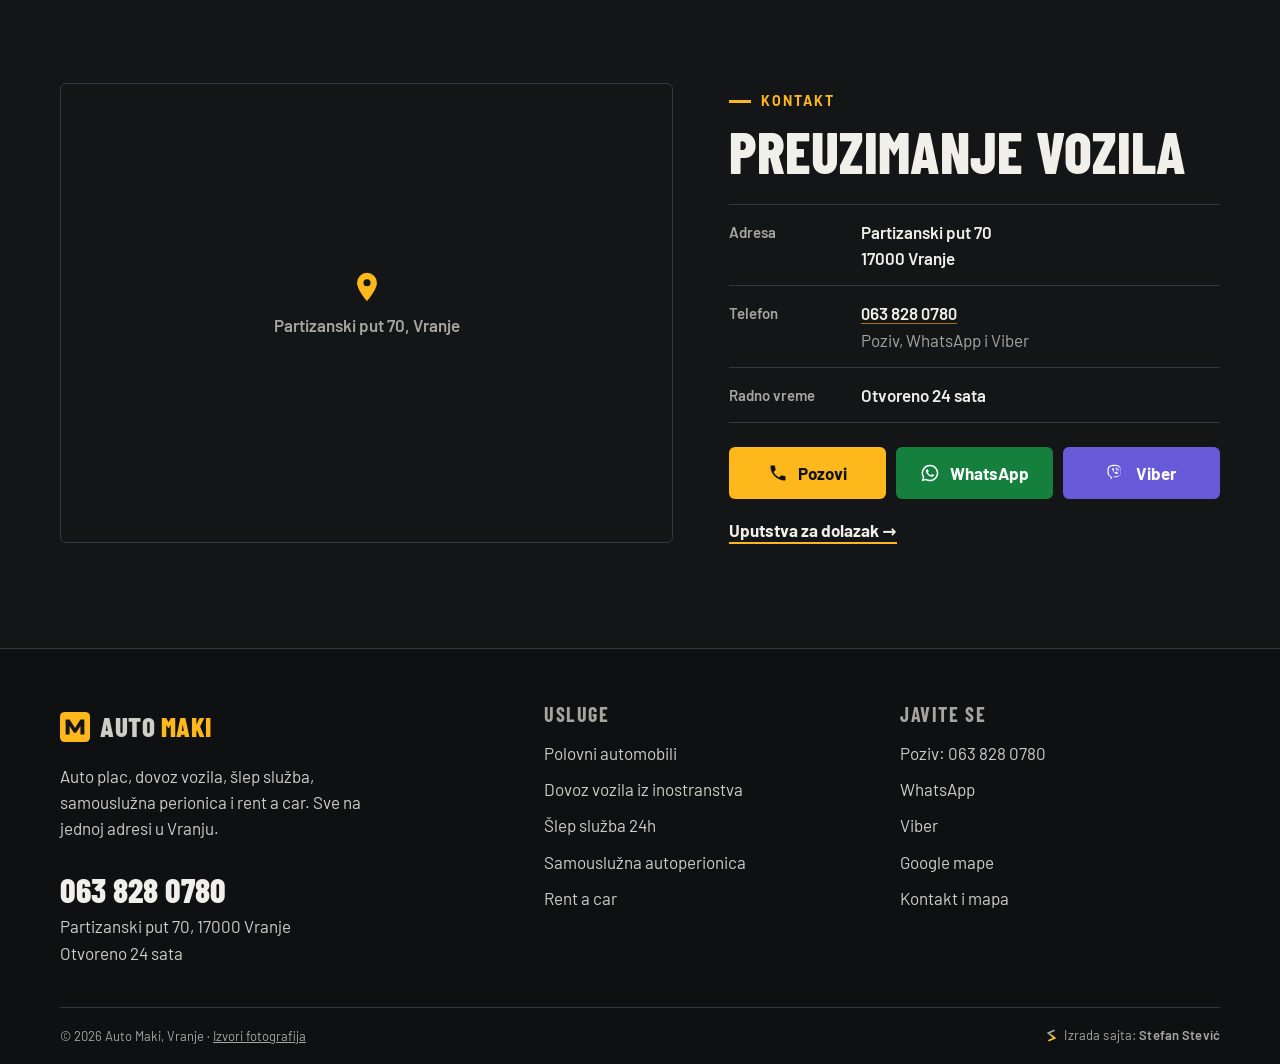
<file: rent-a-car.html>
<!doctype html>
<html lang="sr-Latn">
<head>
<meta charset="utf-8">
<meta name="viewport" content="width=device-width, initial-scale=1, viewport-fit=cover">
<title>Rent a car Vranje | Iznajmljivanje automobila | Auto Maki</title>
<meta name="description" content="Rent a car u Vranju. Pošaljite datume preko WhatsApp-a i javljamo koji auto je slobodan. Partizanski put 70, 063 828 0780.">
<link rel="canonical" href="https://cheef30.github.io/auto-maki/rent-a-car.html">
<meta property="og:type" content="website">
<meta property="og:locale" content="sr_RS">
<meta property="og:site_name" content="Auto Maki Vranje">
<meta property="og:title" content="Rent a car Vranje | Iznajmljivanje automobila | Auto Maki">
<meta property="og:description" content="Rent a car u Vranju. Pošaljite datume preko WhatsApp-a i javljamo koji auto je slobodan. Partizanski put 70, 063 828 0780.">
<meta property="og:url" content="https://cheef30.github.io/auto-maki/rent-a-car.html">
<meta property="og:image" content="https://cheef30.github.io/auto-maki/assets/og/rent.jpg">
<meta property="og:image:width" content="1200">
<meta property="og:image:height" content="630">
<meta name="twitter:card" content="summary_large_image">
<meta name="theme-color" content="#141517">
<link rel="icon" href="favicon.svg" type="image/svg+xml">
<link rel="preload" href="assets/fonts/barlow-condensed-800-latin.woff2" as="font" type="font/woff2" crossorigin>
<link rel="preload" href="assets/fonts/barlow-400-latin.woff2" as="font" type="font/woff2" crossorigin>
<link rel="stylesheet" href="assets/css/style.css">
<script type="application/ld+json">{"@context":"https://schema.org","@type":"AutoRental","name":"Auto Maki rent a car","address":{"@type":"PostalAddress","streetAddress":"Partizanski put 70","addressLocality":"Vranje","postalCode":"17000","addressCountry":"RS"},"telephone":"+381638280780","url":"https://cheef30.github.io/auto-maki/rent-a-car.html","image":"https://cheef30.github.io/auto-maki/assets/og/rent.jpg","parentOrganization":{"@type":"AutoDealer","@id":"https://cheef30.github.io/auto-maki/#firma","name":"Auto Maki","telephone":"+381638280780","address":{"@type":"PostalAddress","streetAddress":"Partizanski put 70","addressLocality":"Vranje","postalCode":"17000","addressCountry":"RS"},"url":"https://cheef30.github.io/auto-maki/"}}</script>
</head>
<body data-strana="rent-a-car">

<a class="skip" href="#sadrzaj">Preskoči na sadržaj</a>
<header class="hdr">
  <div class="wrap hdr__in">
    <a class="logo" href="index.html" aria-label="Auto Maki, početna"><svg class="logo__znak" viewBox="0 0 32 32" aria-hidden="true"><rect width="32" height="32" rx="5" fill="#ffb81c"/><path d="M6 24V8h4.2L16 17l5.8-9H26v16h-4.2v-9l-4.6 7h-2.4l-4.6-7v9z" fill="#141517"/></svg><span class="logo__tekst">Auto <b>Maki</b></span></a>
    <nav class="nav" aria-label="Glavni meni">
      <a href="vozila.html">Vozila</a>
      <a href="dovoz-vozila.html">Dovoz</a>
      <a href="autoperionica.html">Perionica</a>
      <a href="rent-a-car.html" aria-current="page">Rent a car</a>
      <a href="kontakt.html">Kontakt</a>
    </nav>
    <a class="btn btn--signal hdr__slep" href="slep-sluzba.html"><span class="tacka" aria-hidden="true"></span>Šlep 24h</a>
    <button class="meni-btn" type="button" aria-expanded="false" aria-controls="meni" aria-label="Otvori meni"><svg viewBox="0 0 24 24" aria-hidden="true" fill="none" stroke="currentColor" stroke-width="2.2"><path d="M3 6h18M3 12h18M3 18h18"/></svg></button>
  </div>
</header>
<div class="meni" id="meni" hidden>
  <nav aria-label="Meni za telefon">
    <a href="index.html">Početna <span>Sve usluge</span></a>
    <a href="vozila.html">Vozila <span>Polovni automobili</span></a>
    <a href="dovoz-vozila.html">Dovoz <span>Iz inostranstva</span></a>
    <a href="autoperionica.html">Perionica <span>Samouslužna</span></a>
    <a href="rent-a-car.html">Rent a car <span>Iznajmljivanje</span></a>
    <a href="kontakt.html">Kontakt <span>063 828 0780</span></a>
    <a href="slep-sluzba.html">Šlep služba <span>24h</span></a>
  </nav>
  <div class="meni__kontakt">
    <a class="btn btn--signal" href="tel:+381638280780"><svg viewBox="0 0 24 24" aria-hidden="true" fill="currentColor"><path d="M6.6 10.8a15.1 15.1 0 0 0 6.6 6.6l2.2-2.2c.3-.3.7-.4 1-.2 1.1.4 2.3.6 3.6.6.6 0 1 .4 1 1V20c0 .6-.4 1-1 1A17 17 0 0 1 3 4c0-.6.4-1 1-1h3.5c.6 0 1 .4 1 1 0 1.3.2 2.5.6 3.6.1.3 0 .7-.2 1l-2.3 2.2z"/></svg>Pozovi 063 828 0780</a>
  </div>
</div>
<main id="sadrzaj">

<div class="stranica-zag">
  <div class="wrap">
    <ol class="mrvice"><li><a href="index.html">Početna</a></li><li aria-current="page">Rent a car</li></ol>
    <p class="nadnaslov">Usluga 05</p>
    <h1>Rent a car Vranje</h1>
    <p class="uvod" style="margin:0">Treba vam auto na dan, za vikend ili za put? Pošaljite datume, a mi javljamo šta je slobodno i koliko košta.</p>
  </div>
</div>
<section class="sekcija" aria-labelledby="flota-n" style="padding-top:40px">
  <div class="wrap">
    <h2 id="flota-n" class="sr-only">Vozila za iznajmljivanje</h2>
    <div class="rent-grid" data-rent><p style="color:var(--siva)">Učitavanje…</p></div>
  </div>
</section>
<section class="sekcija" id="upit" aria-labelledby="upit-n" style="padding-top:0">
  <div class="wrap split">
    <div>
      <p class="nadnaslov">Upit</p>
      <h2 id="upit-n" style="margin-bottom:18px">Pošaljite datume</h2>
      <p class="uvod">Upišite od kad do kad vam treba auto. Poruka se otvara u WhatsApp-u, a mi odgovaramo sa ponudom.</p>
      <p class="napomena-cena"><svg viewBox="0 0 24 24" aria-hidden="true" fill="none" stroke="currentColor" stroke-width="2.2"><circle cx="12" cy="12" r="9"/><path d="M12 11v6M12 7.5v.5"/></svg><span>Cenu po danu i uslove (depozit, dokumenta) dobijate u odgovoru.</span></p>
    </div>
    <form class="forma" data-wa-forma="rent" novalidate>
      <div class="red">
        <div class="polje"><label for="r-od">Preuzimanje</label><input id="r-od" name="Od" type="date" required></div>
        <div class="polje"><label for="r-do">Vraćanje</label><input id="r-do" name="Do" type="date" required></div>
      </div>
      <div class="polje"><label for="r-auto">Vozilo</label><select id="r-auto" name="Vozilo"><option value="">Svejedno, šta je slobodno</option></select></div>
      <div class="polje"><label for="r-ime">Vaše ime</label><input id="r-ime" name="Ime" autocomplete="name"></div>
      <p class="forma__napomena" data-forma-greska role="alert" hidden></p>
      <button class="btn btn--wa btn--blok" type="submit"><svg viewBox="0 0 24 24" aria-hidden="true" fill="currentColor"><path d="M12 2a10 10 0 0 0-8.6 15.1L2 22l5-1.3A10 10 0 1 0 12 2zm0 18.2c-1.5 0-3-.4-4.3-1.2l-.3-.2-3 .8.8-2.9-.2-.3A8.2 8.2 0 1 1 12 20.2zm4.5-6.1c-.2-.1-1.5-.7-1.7-.8-.2-.1-.4-.1-.6.1l-.8 1c-.1.2-.3.2-.5.1a6.7 6.7 0 0 1-3.3-2.9c-.3-.4.2-.4.7-1.4.1-.2 0-.3 0-.4l-.8-1.8c-.2-.5-.4-.4-.6-.4h-.5c-.2 0-.4.1-.6.3-.2.2-.8.8-.8 2s.8 2.3 1 2.5c.1.2 1.6 2.5 4 3.5 1.5.6 2 .7 2.8.6.5-.1 1.5-.6 1.7-1.2.2-.6.2-1.1.1-1.2l-.4-.2z"/></svg>Pošalji upit na WhatsApp</button>
    </form>
  </div>
</section>

<section class="sekcija" aria-labelledby="kontakt-n">
  <div class="wrap kontakt-blok">
    <div class="mapa">
      <p class="mapa__rez" aria-hidden="true"><svg viewBox="0 0 24 24" aria-hidden="true" fill="currentColor"><path d="M12 2a7 7 0 0 0-7 7c0 5.2 7 13 7 13s7-7.8 7-13a7 7 0 0 0-7-7zm0 9.5a2.5 2.5 0 1 1 0-5 2.5 2.5 0 0 1 0 5z"/></svg><span>Partizanski put 70, Vranje</span></p>
      <iframe src="https://www.google.com/maps?q=AUTO%20MAKI%2C%20Partizanski%20put%2070%2C%20Vranje&output=embed" title="Mapa: Auto Maki, Partizanski put 70, Vranje" loading="lazy" referrerpolicy="no-referrer-when-downgrade"></iframe>
    </div>
    <div>
      <p class="nadnaslov">Kontakt</p>
      <h2 id="kontakt-n" style="margin-bottom:24px">Preuzimanje vozila</h2>
      <dl class="podaci">
        <div><dt>Adresa</dt><dd>Partizanski put 70<br>17000 Vranje</dd></div>
        <div><dt>Telefon</dt><dd><a class="num" href="tel:+381638280780">063 828 0780</a><br><span style="color:var(--siva);font-weight:400">Poziv, WhatsApp i Viber</span></dd></div>
        <div><dt>Radno vreme</dt><dd>Otvoreno 24 sata</dd></div>
      </dl>
      <div class="dugmad">
        <a class="btn btn--signal" href="tel:+381638280780"><svg viewBox="0 0 24 24" aria-hidden="true" fill="currentColor"><path d="M6.6 10.8a15.1 15.1 0 0 0 6.6 6.6l2.2-2.2c.3-.3.7-.4 1-.2 1.1.4 2.3.6 3.6.6.6 0 1 .4 1 1V20c0 .6-.4 1-1 1A17 17 0 0 1 3 4c0-.6.4-1 1-1h3.5c.6 0 1 .4 1 1 0 1.3.2 2.5.6 3.6.1.3 0 .7-.2 1l-2.3 2.2z"/></svg>Pozovi</a>
        <a class="btn btn--wa" href="https://wa.me/381638280780?text=Zdravo%2C%20pi%C5%A1em%20sa%20sajta%20Auto%20Maki." target="_blank" rel="noopener"><svg viewBox="0 0 24 24" aria-hidden="true" fill="currentColor"><path d="M12 2a10 10 0 0 0-8.6 15.1L2 22l5-1.3A10 10 0 1 0 12 2zm0 18.2c-1.5 0-3-.4-4.3-1.2l-.3-.2-3 .8.8-2.9-.2-.3A8.2 8.2 0 1 1 12 20.2zm4.5-6.1c-.2-.1-1.5-.7-1.7-.8-.2-.1-.4-.1-.6.1l-.8 1c-.1.2-.3.2-.5.1a6.7 6.7 0 0 1-3.3-2.9c-.3-.4.2-.4.7-1.4.1-.2 0-.3 0-.4l-.8-1.8c-.2-.5-.4-.4-.6-.4h-.5c-.2 0-.4.1-.6.3-.2.2-.8.8-.8 2s.8 2.3 1 2.5c.1.2 1.6 2.5 4 3.5 1.5.6 2 .7 2.8.6.5-.1 1.5-.6 1.7-1.2.2-.6.2-1.1.1-1.2l-.4-.2z"/></svg>WhatsApp</a>
        <a class="btn btn--viber" href="viber://chat?number=%2B381638280780"><svg viewBox="0 0 24 24" aria-hidden="true" fill="currentColor"><path d="M11.4 2C9.2 2 5 2.3 3.4 3.8 2.2 5 1.8 6.8 1.7 9c-.1 2.2-.2 6.4 3.8 7.6v1.7s0 .7.4.8c.6.2.9-.4 1.4-.9l1-1.1c2.7.2 4.8-.3 5.1-.4.6-.2 3.7-.6 4.2-4.8.5-4.3-.2-7-1.6-8.3l-.1-.1C15.6 3 13.2 2 11.4 2zm.2 1.5c1.6 0 3.6.8 4.4 1.5 1.1 1 1.7 3.3 1.3 6.9-.4 3.4-2.9 3.6-3.4 3.8-.2.1-2.1.5-4.4.4l-2.5 2.6v-2.3C3.6 15.4 3.2 13 3.2 9.1c.1-1.9.4-3.4 1.3-4.3 1.4-1.2 4.9-1.3 7.1-1.3zm.1 1.8a.3.3 0 0 0 0 .6c1 0 1.8.4 2.5 1 .6.7 1 1.7 1 2.9a.3.3 0 1 0 .6 0c0-1.4-.4-2.5-1.2-3.3a4 4 0 0 0-2.9-1.2zm-2.8.6c-.2 0-.5 0-.7.2-.4.3-.9.8-.8 1.4.2.9.7 2 1.8 3.3 1.1 1.2 2.5 2.1 3.6 2.4.6.2 1.1-.3 1.4-.7.3-.4.2-.8-.2-1.1l-1.1-.8c-.4-.3-.8-.1-1 .1l-.3.4c-.2.2-.5.2-.5.2-1.6-.4-2.1-2-2.1-2s0-.3.2-.5l.4-.3c.2-.2.4-.6.1-1l-.7-1.1c-.1-.3-.4-.5-.7-.5zm3 .5a.3.3 0 0 0 0 .6c.6 0 1 .2 1.3.5.3.3.5.8.5 1.3a.3.3 0 0 0 .6 0c0-.7-.2-1.3-.6-1.7-.5-.5-1.1-.7-1.8-.7zm.1 1.2a.3.3 0 0 0 0 .6c.4 0 .6.3.6.7a.3.3 0 0 0 .6 0c0-.7-.5-1.3-1.2-1.3z"/></svg>Viber</a>
      </div>
      <p style="margin:18px 0 0"><a class="link-strelica" href="https://www.google.com/maps/dir/?api=1&destination=AUTO%20MAKI%2C%20Partizanski%20put%2070%2C%20Vranje" target="_blank" rel="noopener">Uputstva za dolazak →</a></p>
    </div>
  </div>
</section>
</main>

<footer class="ftr">
  <div class="wrap">
    <div class="ftr__grid">
      <div>
        <a class="logo" href="index.html" aria-label="Auto Maki, početna"><svg class="logo__znak" viewBox="0 0 32 32" aria-hidden="true"><rect width="32" height="32" rx="5" fill="#ffb81c"/><path d="M6 24V8h4.2L16 17l5.8-9H26v16h-4.2v-9l-4.6 7h-2.4l-4.6-7v9z" fill="#141517"/></svg><span class="logo__tekst">Auto <b>Maki</b></span></a>
        <p style="margin-top:14px;max-width:34ch">Auto plac, dovoz vozila, šlep služba, samouslužna perionica i rent a car. Sve na jednoj adresi u Vranju.</p>
        <a class="ftr__tel num" href="tel:+381638280780">063 828 0780</a>
        <address class="ftr__adresa">Partizanski put 70, 17000 Vranje<br>Otvoreno 24 sata</address>
      </div>
      <div>
        <h2>Usluge</h2>
        <ul>
          <li><a href="vozila.html">Polovni automobili</a></li>
          <li><a href="dovoz-vozila.html">Dovoz vozila iz inostranstva</a></li>
          <li><a href="slep-sluzba.html">Šlep služba 24h</a></li>
          <li><a href="autoperionica.html">Samouslužna autoperionica</a></li>
          <li><a href="rent-a-car.html">Rent a car</a></li>
        </ul>
      </div>
      <div>
        <h2>Javite se</h2>
        <ul>
          <li><a href="tel:+381638280780">Poziv: 063 828 0780</a></li>
          <li><a href="https://wa.me/381638280780?text=Zdravo%2C%20zanima%20me%20iznajmljivanje%20automobila." target="_blank" rel="noopener">WhatsApp</a></li>
          <li><a href="viber://chat?number=%2B381638280780">Viber</a></li>
          <li><a href="https://www.google.com/maps/search/?api=1&query=AUTO+MAKI+Partizanski+put+70+Vranje" target="_blank" rel="noopener">Google mape</a></li>
          
          <li><a href="kontakt.html">Kontakt i mapa</a></li>
        </ul>
      </div>
    </div>
    <div class="ftr__dno">
      <p>© 2026 Auto Maki, Vranje · <a class="ftr__izvori" href="izvori-fotografija.html">Izvori fotografija</a></p>
      <!-- ss-credit v1 -->
      <a class="ss-credit" href="https://stefanstevic.rs/" target="_blank" rel="noopener">
        <svg class="ss-credit__mark" viewBox="1 0 100 120" aria-hidden="true" focusable="false"><path d="M80 12 22 36 51 60"/><path class="ss-credit__accent" d="M51 60 80 84 22 108"/></svg>
        <span>Izrada sajta: <span class="ss-credit__name">Stefan Stević</span></span>
      </a>
    </div>
  </div>
</footer>
<div class="pozivna" role="region" aria-label="Brzi kontakt">
  <a class="btn btn--signal" href="tel:+381638280780"><svg viewBox="0 0 24 24" aria-hidden="true" fill="currentColor"><path d="M6.6 10.8a15.1 15.1 0 0 0 6.6 6.6l2.2-2.2c.3-.3.7-.4 1-.2 1.1.4 2.3.6 3.6.6.6 0 1 .4 1 1V20c0 .6-.4 1-1 1A17 17 0 0 1 3 4c0-.6.4-1 1-1h3.5c.6 0 1 .4 1 1 0 1.3.2 2.5.6 3.6.1.3 0 .7-.2 1l-2.3 2.2z"/></svg>Pozovi</a>
  <a class="btn btn--wa" href="https://wa.me/381638280780?text=Zdravo%2C%20zanima%20me%20iznajmljivanje%20automobila." target="_blank" rel="noopener"><svg viewBox="0 0 24 24" aria-hidden="true" fill="currentColor"><path d="M12 2a10 10 0 0 0-8.6 15.1L2 22l5-1.3A10 10 0 1 0 12 2zm0 18.2c-1.5 0-3-.4-4.3-1.2l-.3-.2-3 .8.8-2.9-.2-.3A8.2 8.2 0 1 1 12 20.2zm4.5-6.1c-.2-.1-1.5-.7-1.7-.8-.2-.1-.4-.1-.6.1l-.8 1c-.1.2-.3.2-.5.1a6.7 6.7 0 0 1-3.3-2.9c-.3-.4.2-.4.7-1.4.1-.2 0-.3 0-.4l-.8-1.8c-.2-.5-.4-.4-.6-.4h-.5c-.2 0-.4.1-.6.3-.2.2-.8.8-.8 2s.8 2.3 1 2.5c.1.2 1.6 2.5 4 3.5 1.5.6 2 .7 2.8.6.5-.1 1.5-.6 1.7-1.2.2-.6.2-1.1.1-1.2l-.4-.2z"/></svg>WhatsApp</a>
</div>
<script src="assets/js/app.js" defer></script>
</body>
</html>
</file>
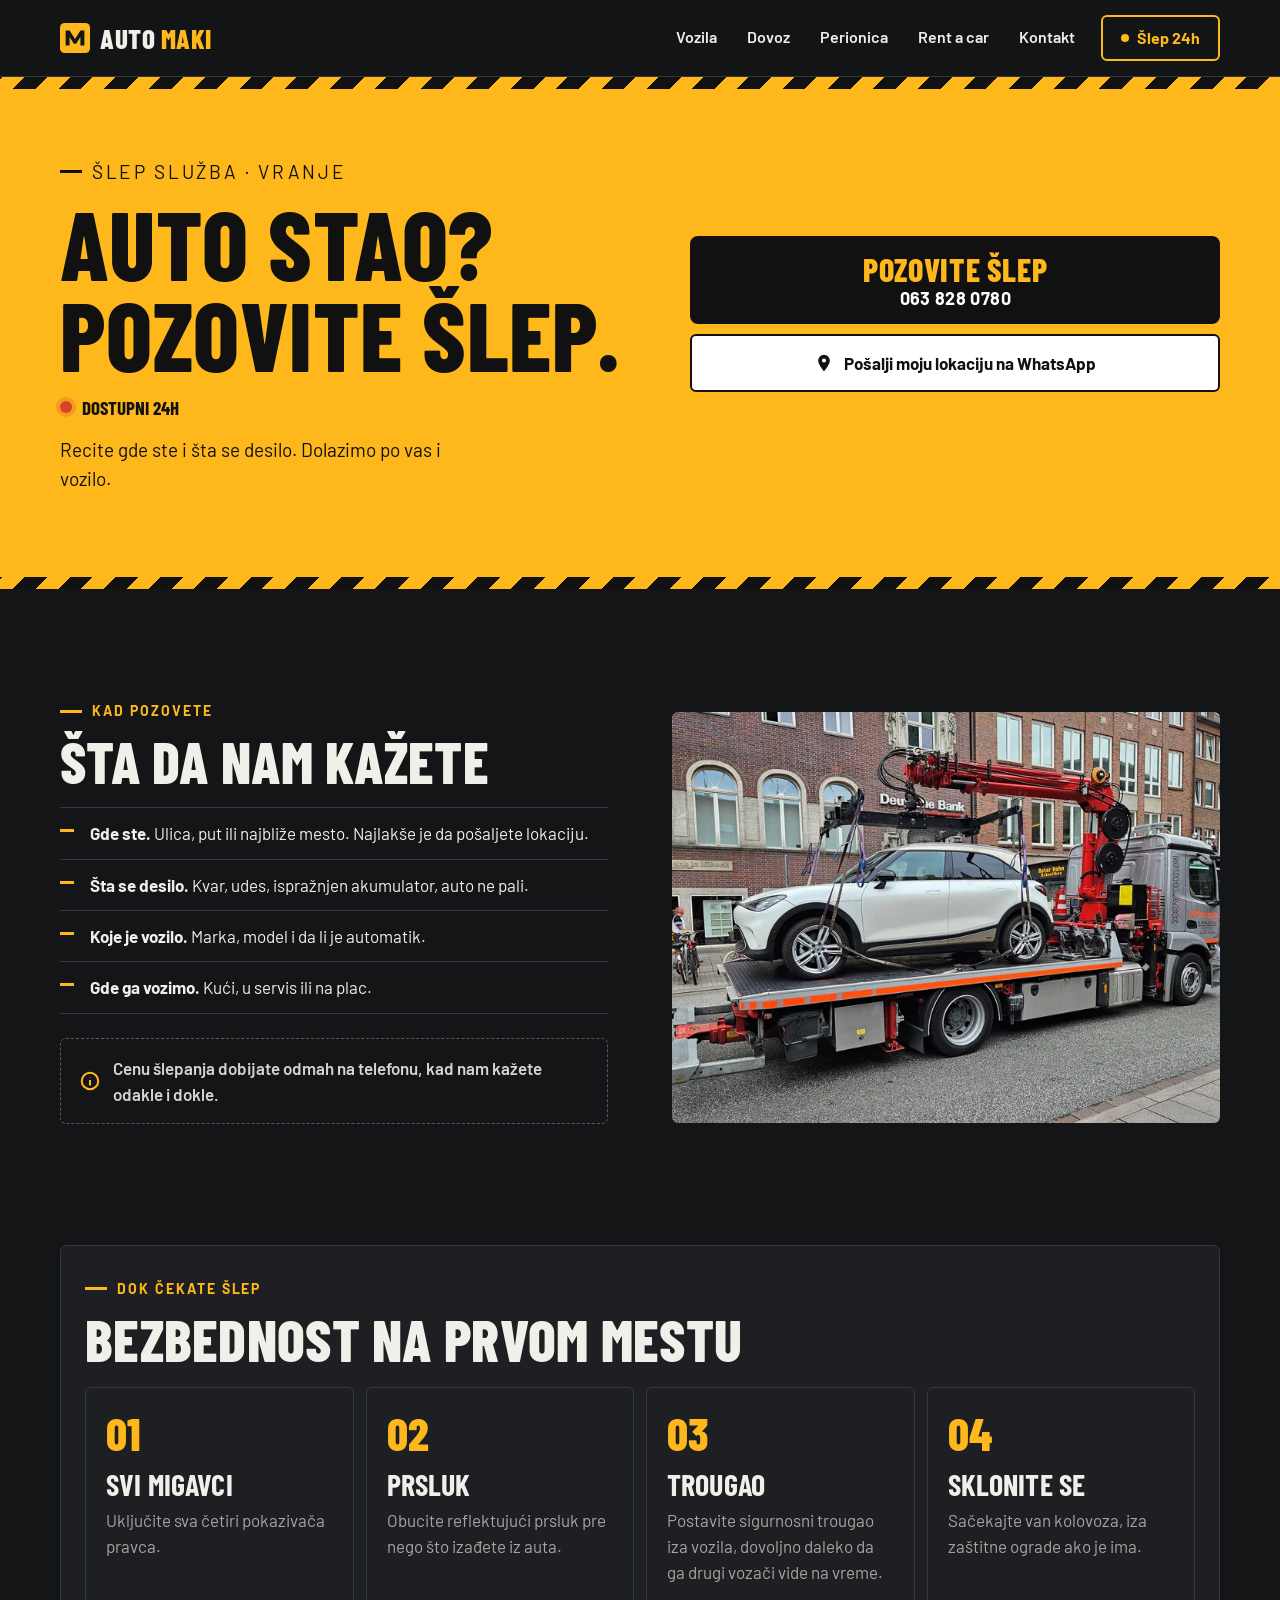
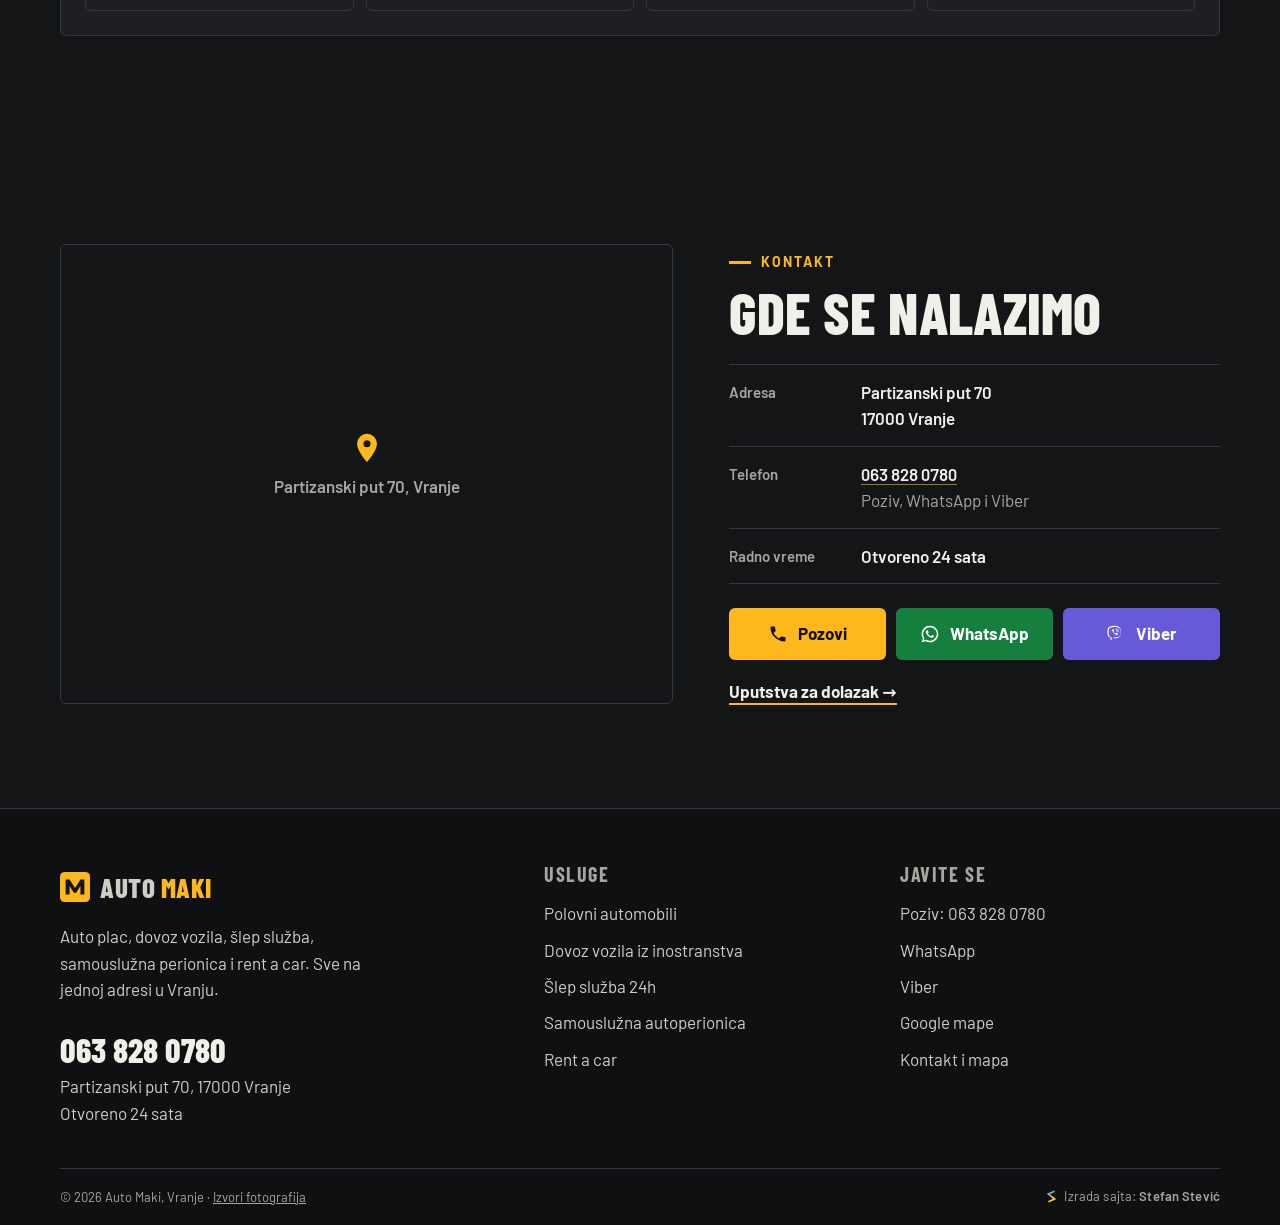
<file: slep-sluzba.html>
<!doctype html>
<html lang="sr-Latn">
<head>
<meta charset="utf-8">
<meta name="viewport" content="width=device-width, initial-scale=1, viewport-fit=cover">
<title>Šlep služba Vranje 24h | Auto Maki</title>
<meta name="description" content="Šlep služba u Vranju, dostupni 24h. Auto stao na putu? Pozovite 063 828 0780 ili pošaljite lokaciju na WhatsApp.">
<link rel="canonical" href="https://cheef30.github.io/auto-maki/slep-sluzba.html">
<meta property="og:type" content="website">
<meta property="og:locale" content="sr_RS">
<meta property="og:site_name" content="Auto Maki Vranje">
<meta property="og:title" content="Šlep služba Vranje 24h | Auto Maki">
<meta property="og:description" content="Šlep služba u Vranju, dostupni 24h. Auto stao na putu? Pozovite 063 828 0780 ili pošaljite lokaciju na WhatsApp.">
<meta property="og:url" content="https://cheef30.github.io/auto-maki/slep-sluzba.html">
<meta property="og:image" content="https://cheef30.github.io/auto-maki/assets/og/slep.jpg">
<meta property="og:image:width" content="1200">
<meta property="og:image:height" content="630">
<meta name="twitter:card" content="summary_large_image">
<meta name="theme-color" content="#141517">
<link rel="icon" href="favicon.svg" type="image/svg+xml">
<link rel="preload" href="assets/fonts/barlow-condensed-800-latin.woff2" as="font" type="font/woff2" crossorigin>
<link rel="preload" href="assets/fonts/barlow-400-latin.woff2" as="font" type="font/woff2" crossorigin>
<link rel="stylesheet" href="assets/css/style.css">
<script type="application/ld+json">{"@context":"https://schema.org","@type":"Service","name":"Šlep služba Vranje","serviceType":"Šlep služba / vuča vozila","areaServed":{"@type":"City","name":"Vranje"},"provider":{"@type":"AutoDealer","@id":"https://cheef30.github.io/auto-maki/#firma","name":"Auto Maki","telephone":"+381638280780","address":{"@type":"PostalAddress","streetAddress":"Partizanski put 70","addressLocality":"Vranje","postalCode":"17000","addressCountry":"RS"},"url":"https://cheef30.github.io/auto-maki/"},"url":"https://cheef30.github.io/auto-maki/slep-sluzba.html","availableChannel":{"@type":"ServiceChannel","servicePhone":{"@type":"ContactPoint","telephone":"+381638280780","contactType":"emergency","hoursAvailable":[{"@type":"OpeningHoursSpecification","dayOfWeek":["Monday","Tuesday","Wednesday","Thursday","Friday","Saturday","Sunday"],"opens":"00:00","closes":"23:59"}]}}}</script>
</head>
<body data-strana="slep-sluzba">

<a class="skip" href="#sadrzaj">Preskoči na sadržaj</a>
<header class="hdr">
  <div class="wrap hdr__in">
    <a class="logo" href="index.html" aria-label="Auto Maki, početna"><svg class="logo__znak" viewBox="0 0 32 32" aria-hidden="true"><rect width="32" height="32" rx="5" fill="#ffb81c"/><path d="M6 24V8h4.2L16 17l5.8-9H26v16h-4.2v-9l-4.6 7h-2.4l-4.6-7v9z" fill="#141517"/></svg><span class="logo__tekst">Auto <b>Maki</b></span></a>
    <nav class="nav" aria-label="Glavni meni">
      <a href="vozila.html">Vozila</a>
      <a href="dovoz-vozila.html">Dovoz</a>
      <a href="autoperionica.html">Perionica</a>
      <a href="rent-a-car.html">Rent a car</a>
      <a href="kontakt.html">Kontakt</a>
    </nav>
    <a class="btn btn--signal hdr__slep" href="slep-sluzba.html" aria-current="page"><span class="tacka" aria-hidden="true"></span>Šlep 24h</a>
    <button class="meni-btn" type="button" aria-expanded="false" aria-controls="meni" aria-label="Otvori meni"><svg viewBox="0 0 24 24" aria-hidden="true" fill="none" stroke="currentColor" stroke-width="2.2"><path d="M3 6h18M3 12h18M3 18h18"/></svg></button>
  </div>
</header>
<div class="meni" id="meni" hidden>
  <nav aria-label="Meni za telefon">
    <a href="index.html">Početna <span>Sve usluge</span></a>
    <a href="vozila.html">Vozila <span>Polovni automobili</span></a>
    <a href="dovoz-vozila.html">Dovoz <span>Iz inostranstva</span></a>
    <a href="autoperionica.html">Perionica <span>Samouslužna</span></a>
    <a href="rent-a-car.html">Rent a car <span>Iznajmljivanje</span></a>
    <a href="kontakt.html">Kontakt <span>063 828 0780</span></a>
    <a href="slep-sluzba.html">Šlep služba <span>24h</span></a>
  </nav>
  <div class="meni__kontakt">
    <a class="btn btn--signal" href="tel:+381638280780"><svg viewBox="0 0 24 24" aria-hidden="true" fill="currentColor"><path d="M6.6 10.8a15.1 15.1 0 0 0 6.6 6.6l2.2-2.2c.3-.3.7-.4 1-.2 1.1.4 2.3.6 3.6.6.6 0 1 .4 1 1V20c0 .6-.4 1-1 1A17 17 0 0 1 3 4c0-.6.4-1 1-1h3.5c.6 0 1 .4 1 1 0 1.3.2 2.5.6 3.6.1.3 0 .7-.2 1l-2.3 2.2z"/></svg>Pozovi 063 828 0780</a>
  </div>
</div>
<main id="sadrzaj">

<div class="pruge" aria-hidden="true"></div>
<section class="hitno" aria-labelledby="hero-n">
  <div class="wrap hitno__in">
    <div>
      <p class="nadnaslov">Šlep služba · Vranje</p>
      <h1 id="hero-n">Auto stao? Pozovite šlep.</h1>
      <p class="hitno__24"><span class="tacka" aria-hidden="true"></span>Dostupni 24h</p>
      <p>Recite gde ste i šta se desilo. Dolazimo po vas i vozilo.</p>
    </div>
    <div class="hitno__dugmad">
      <a class="btn btn--hitno" href="tel:+381638280780">Pozovite šlep<small class="num">063 828 0780</small></a>
      <button class="btn btn--lok" type="button" data-lokacija><svg viewBox="0 0 24 24" aria-hidden="true" fill="currentColor"><path d="M12 2a7 7 0 0 0-7 7c0 5.2 7 13 7 13s7-7.8 7-13a7 7 0 0 0-7-7zm0 9.5a2.5 2.5 0 1 1 0-5 2.5 2.5 0 0 1 0 5z"/></svg>Pošalji moju lokaciju na WhatsApp</button>
      <p class="hitno__status" data-lokacija-status role="status"></p>
    </div>
  </div>
</section>
<div class="pruge" aria-hidden="true"></div>

<section class="sekcija" aria-labelledby="poziv-n">
  <div class="wrap split">
    <div>
      <p class="nadnaslov">Kad pozovete</p>
      <h2 id="poziv-n" style="margin-bottom:18px">Šta da nam kažete</h2>
      <ul class="lista">
        <li><strong>Gde ste.</strong> Ulica, put ili najbliže mesto. Najlakše je da pošaljete lokaciju.</li>
        <li><strong>Šta se desilo.</strong> Kvar, udes, ispražnjen akumulator, auto ne pali.</li>
        <li><strong>Koje je vozilo.</strong> Marka, model i da li je automatik.</li>
        <li><strong>Gde ga vozimo.</strong> Kući, u servis ili na plac.</li>
      </ul>
      <p class="napomena-cena"><svg viewBox="0 0 24 24" aria-hidden="true" fill="none" stroke="currentColor" stroke-width="2.2"><circle cx="12" cy="12" r="9"/><path d="M12 11v6M12 7.5v.5"/></svg><span>Cenu šlepanja dobijate odmah na telefonu, kad nam kažete odakle i dokle.</span></p>
    </div>
    <div class="split__slika"><img src="assets/img/slep-platforma-800.webp" srcset="assets/img/slep-platforma-800.webp 800w, assets/img/slep-platforma-1600.webp 1600w" sizes="(min-width:900px) 50vw, 100vw" width="1600" height="1067" alt="Šlep vozilo sa platformom i SUV-om na njoj" loading="lazy" decoding="async"></div>
  </div>
</section>

<section class="sekcija" aria-labelledby="cekanje-n" style="padding-top:0">
  <div class="wrap">
    <div class="panel">
      <p class="nadnaslov">Dok čekate šlep</p>
      <h2 id="cekanje-n" style="margin-bottom:20px">Bezbednost na prvom mestu</h2>
      <ol class="koraci koraci--4">
        <li><h3>Svi migavci</h3><p>Uključite sva četiri pokazivača pravca.</p></li>
        <li><h3>Prsluk</h3><p>Obucite reflektujući prsluk pre nego što izađete iz auta.</p></li>
        <li><h3>Trougao</h3><p>Postavite sigurnosni trougao iza vozila, dovoljno daleko da ga drugi vozači vide na vreme.</p></li>
        <li><h3>Sklonite se</h3><p>Sačekajte van kolovoza, iza zaštitne ograde ako je ima.</p></li>
      </ol>
    </div>
  </div>
</section>

<section class="sekcija" aria-labelledby="kontakt-n">
  <div class="wrap kontakt-blok">
    <div class="mapa">
      <p class="mapa__rez" aria-hidden="true"><svg viewBox="0 0 24 24" aria-hidden="true" fill="currentColor"><path d="M12 2a7 7 0 0 0-7 7c0 5.2 7 13 7 13s7-7.8 7-13a7 7 0 0 0-7-7zm0 9.5a2.5 2.5 0 1 1 0-5 2.5 2.5 0 0 1 0 5z"/></svg><span>Partizanski put 70, Vranje</span></p>
      <iframe src="https://www.google.com/maps?q=AUTO%20MAKI%2C%20Partizanski%20put%2070%2C%20Vranje&output=embed" title="Mapa: Auto Maki, Partizanski put 70, Vranje" loading="lazy" referrerpolicy="no-referrer-when-downgrade"></iframe>
    </div>
    <div>
      <p class="nadnaslov">Kontakt</p>
      <h2 id="kontakt-n" style="margin-bottom:24px">Gde se nalazimo</h2>
      <dl class="podaci">
        <div><dt>Adresa</dt><dd>Partizanski put 70<br>17000 Vranje</dd></div>
        <div><dt>Telefon</dt><dd><a class="num" href="tel:+381638280780">063 828 0780</a><br><span style="color:var(--siva);font-weight:400">Poziv, WhatsApp i Viber</span></dd></div>
        <div><dt>Radno vreme</dt><dd>Otvoreno 24 sata</dd></div>
      </dl>
      <div class="dugmad">
        <a class="btn btn--signal" href="tel:+381638280780"><svg viewBox="0 0 24 24" aria-hidden="true" fill="currentColor"><path d="M6.6 10.8a15.1 15.1 0 0 0 6.6 6.6l2.2-2.2c.3-.3.7-.4 1-.2 1.1.4 2.3.6 3.6.6.6 0 1 .4 1 1V20c0 .6-.4 1-1 1A17 17 0 0 1 3 4c0-.6.4-1 1-1h3.5c.6 0 1 .4 1 1 0 1.3.2 2.5.6 3.6.1.3 0 .7-.2 1l-2.3 2.2z"/></svg>Pozovi</a>
        <a class="btn btn--wa" href="https://wa.me/381638280780?text=Zdravo%2C%20pi%C5%A1em%20sa%20sajta%20Auto%20Maki." target="_blank" rel="noopener"><svg viewBox="0 0 24 24" aria-hidden="true" fill="currentColor"><path d="M12 2a10 10 0 0 0-8.6 15.1L2 22l5-1.3A10 10 0 1 0 12 2zm0 18.2c-1.5 0-3-.4-4.3-1.2l-.3-.2-3 .8.8-2.9-.2-.3A8.2 8.2 0 1 1 12 20.2zm4.5-6.1c-.2-.1-1.5-.7-1.7-.8-.2-.1-.4-.1-.6.1l-.8 1c-.1.2-.3.2-.5.1a6.7 6.7 0 0 1-3.3-2.9c-.3-.4.2-.4.7-1.4.1-.2 0-.3 0-.4l-.8-1.8c-.2-.5-.4-.4-.6-.4h-.5c-.2 0-.4.1-.6.3-.2.2-.8.8-.8 2s.8 2.3 1 2.5c.1.2 1.6 2.5 4 3.5 1.5.6 2 .7 2.8.6.5-.1 1.5-.6 1.7-1.2.2-.6.2-1.1.1-1.2l-.4-.2z"/></svg>WhatsApp</a>
        <a class="btn btn--viber" href="viber://chat?number=%2B381638280780"><svg viewBox="0 0 24 24" aria-hidden="true" fill="currentColor"><path d="M11.4 2C9.2 2 5 2.3 3.4 3.8 2.2 5 1.8 6.8 1.7 9c-.1 2.2-.2 6.4 3.8 7.6v1.7s0 .7.4.8c.6.2.9-.4 1.4-.9l1-1.1c2.7.2 4.8-.3 5.1-.4.6-.2 3.7-.6 4.2-4.8.5-4.3-.2-7-1.6-8.3l-.1-.1C15.6 3 13.2 2 11.4 2zm.2 1.5c1.6 0 3.6.8 4.4 1.5 1.1 1 1.7 3.3 1.3 6.9-.4 3.4-2.9 3.6-3.4 3.8-.2.1-2.1.5-4.4.4l-2.5 2.6v-2.3C3.6 15.4 3.2 13 3.2 9.1c.1-1.9.4-3.4 1.3-4.3 1.4-1.2 4.9-1.3 7.1-1.3zm.1 1.8a.3.3 0 0 0 0 .6c1 0 1.8.4 2.5 1 .6.7 1 1.7 1 2.9a.3.3 0 1 0 .6 0c0-1.4-.4-2.5-1.2-3.3a4 4 0 0 0-2.9-1.2zm-2.8.6c-.2 0-.5 0-.7.2-.4.3-.9.8-.8 1.4.2.9.7 2 1.8 3.3 1.1 1.2 2.5 2.1 3.6 2.4.6.2 1.1-.3 1.4-.7.3-.4.2-.8-.2-1.1l-1.1-.8c-.4-.3-.8-.1-1 .1l-.3.4c-.2.2-.5.2-.5.2-1.6-.4-2.1-2-2.1-2s0-.3.2-.5l.4-.3c.2-.2.4-.6.1-1l-.7-1.1c-.1-.3-.4-.5-.7-.5zm3 .5a.3.3 0 0 0 0 .6c.6 0 1 .2 1.3.5.3.3.5.8.5 1.3a.3.3 0 0 0 .6 0c0-.7-.2-1.3-.6-1.7-.5-.5-1.1-.7-1.8-.7zm.1 1.2a.3.3 0 0 0 0 .6c.4 0 .6.3.6.7a.3.3 0 0 0 .6 0c0-.7-.5-1.3-1.2-1.3z"/></svg>Viber</a>
      </div>
      <p style="margin:18px 0 0"><a class="link-strelica" href="https://www.google.com/maps/dir/?api=1&destination=AUTO%20MAKI%2C%20Partizanski%20put%2070%2C%20Vranje" target="_blank" rel="noopener">Uputstva za dolazak →</a></p>
    </div>
  </div>
</section>
</main>

<footer class="ftr">
  <div class="wrap">
    <div class="ftr__grid">
      <div>
        <a class="logo" href="index.html" aria-label="Auto Maki, početna"><svg class="logo__znak" viewBox="0 0 32 32" aria-hidden="true"><rect width="32" height="32" rx="5" fill="#ffb81c"/><path d="M6 24V8h4.2L16 17l5.8-9H26v16h-4.2v-9l-4.6 7h-2.4l-4.6-7v9z" fill="#141517"/></svg><span class="logo__tekst">Auto <b>Maki</b></span></a>
        <p style="margin-top:14px;max-width:34ch">Auto plac, dovoz vozila, šlep služba, samouslužna perionica i rent a car. Sve na jednoj adresi u Vranju.</p>
        <a class="ftr__tel num" href="tel:+381638280780">063 828 0780</a>
        <address class="ftr__adresa">Partizanski put 70, 17000 Vranje<br>Otvoreno 24 sata</address>
      </div>
      <div>
        <h2>Usluge</h2>
        <ul>
          <li><a href="vozila.html">Polovni automobili</a></li>
          <li><a href="dovoz-vozila.html">Dovoz vozila iz inostranstva</a></li>
          <li><a href="slep-sluzba.html">Šlep služba 24h</a></li>
          <li><a href="autoperionica.html">Samouslužna autoperionica</a></li>
          <li><a href="rent-a-car.html">Rent a car</a></li>
        </ul>
      </div>
      <div>
        <h2>Javite se</h2>
        <ul>
          <li><a href="tel:+381638280780">Poziv: 063 828 0780</a></li>
          <li><a href="https://wa.me/381638280780?text=Zdravo%2C%20treba%20mi%20%C5%A1lep." target="_blank" rel="noopener">WhatsApp</a></li>
          <li><a href="viber://chat?number=%2B381638280780">Viber</a></li>
          <li><a href="https://www.google.com/maps/search/?api=1&query=AUTO+MAKI+Partizanski+put+70+Vranje" target="_blank" rel="noopener">Google mape</a></li>
          
          <li><a href="kontakt.html">Kontakt i mapa</a></li>
        </ul>
      </div>
    </div>
    <div class="ftr__dno">
      <p>© 2026 Auto Maki, Vranje · <a class="ftr__izvori" href="izvori-fotografija.html">Izvori fotografija</a></p>
      <!-- ss-credit v1 -->
      <a class="ss-credit" href="https://stefanstevic.rs/" target="_blank" rel="noopener">
        <svg class="ss-credit__mark" viewBox="1 0 100 120" aria-hidden="true" focusable="false"><path d="M80 12 22 36 51 60"/><path class="ss-credit__accent" d="M51 60 80 84 22 108"/></svg>
        <span>Izrada sajta: <span class="ss-credit__name">Stefan Stević</span></span>
      </a>
    </div>
  </div>
</footer>
<div class="pozivna" role="region" aria-label="Brzi kontakt">
  <a class="btn btn--signal" href="tel:+381638280780"><svg viewBox="0 0 24 24" aria-hidden="true" fill="currentColor"><path d="M6.6 10.8a15.1 15.1 0 0 0 6.6 6.6l2.2-2.2c.3-.3.7-.4 1-.2 1.1.4 2.3.6 3.6.6.6 0 1 .4 1 1V20c0 .6-.4 1-1 1A17 17 0 0 1 3 4c0-.6.4-1 1-1h3.5c.6 0 1 .4 1 1 0 1.3.2 2.5.6 3.6.1.3 0 .7-.2 1l-2.3 2.2z"/></svg>Pozovi</a>
  <a class="btn btn--wa" href="https://wa.me/381638280780?text=Zdravo%2C%20treba%20mi%20%C5%A1lep." target="_blank" rel="noopener"><svg viewBox="0 0 24 24" aria-hidden="true" fill="currentColor"><path d="M12 2a10 10 0 0 0-8.6 15.1L2 22l5-1.3A10 10 0 1 0 12 2zm0 18.2c-1.5 0-3-.4-4.3-1.2l-.3-.2-3 .8.8-2.9-.2-.3A8.2 8.2 0 1 1 12 20.2zm4.5-6.1c-.2-.1-1.5-.7-1.7-.8-.2-.1-.4-.1-.6.1l-.8 1c-.1.2-.3.2-.5.1a6.7 6.7 0 0 1-3.3-2.9c-.3-.4.2-.4.7-1.4.1-.2 0-.3 0-.4l-.8-1.8c-.2-.5-.4-.4-.6-.4h-.5c-.2 0-.4.1-.6.3-.2.2-.8.8-.8 2s.8 2.3 1 2.5c.1.2 1.6 2.5 4 3.5 1.5.6 2 .7 2.8.6.5-.1 1.5-.6 1.7-1.2.2-.6.2-1.1.1-1.2l-.4-.2z"/></svg>WhatsApp</a>
</div>
<script src="assets/js/app.js" defer></script>
</body>
</html>
</file>
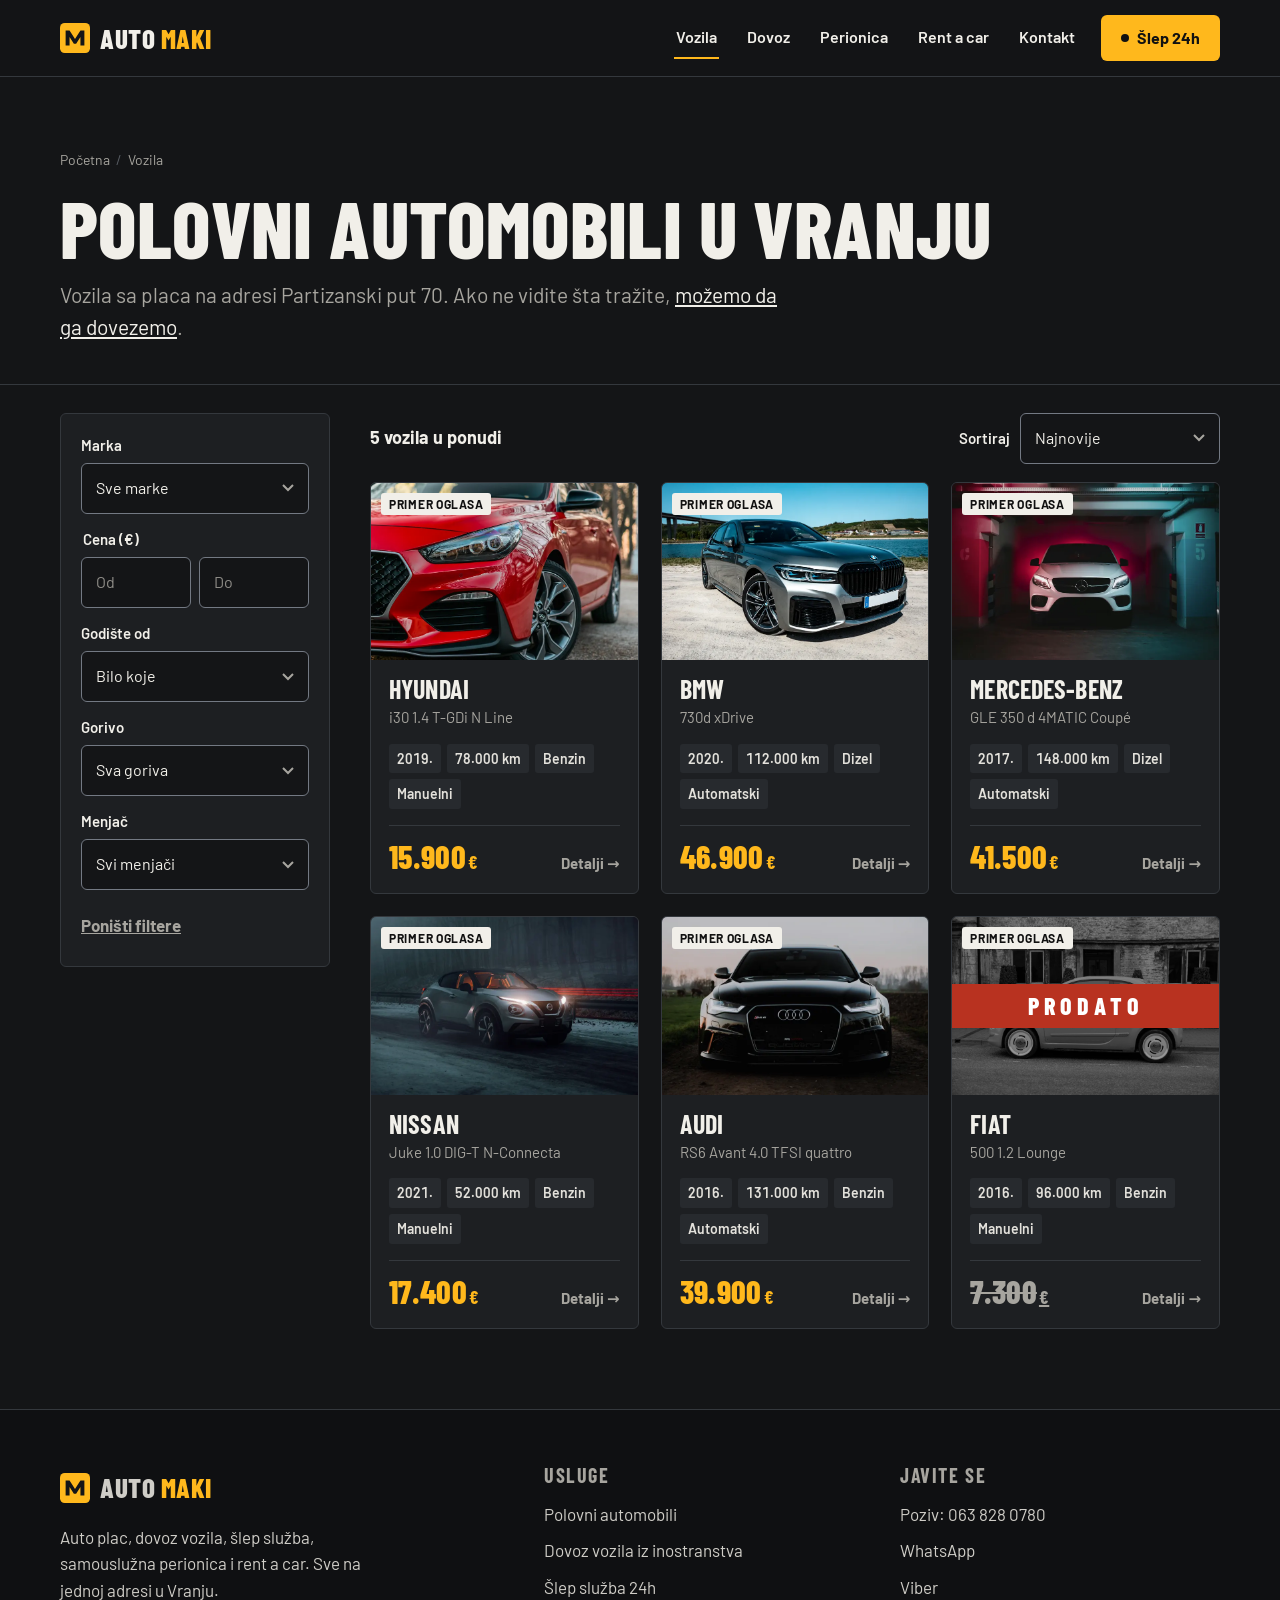
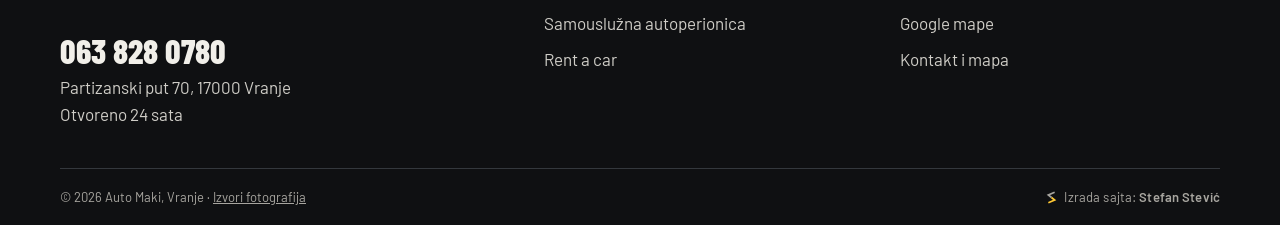
<file: vozila.html>
<!doctype html>
<html lang="sr-Latn">
<head>
<meta charset="utf-8">
<meta name="viewport" content="width=device-width, initial-scale=1, viewport-fit=cover">
<title>Polovni automobili Vranje | Ponuda vozila | Auto Maki</title>
<meta name="description" content="Polovni automobili na placu Auto Maki u Vranju. Filtrirajte po marki, ceni, godištu, gorivu i menjaču. Pozovite 063 828 0780.">
<link rel="canonical" href="https://cheef30.github.io/auto-maki/vozila.html">
<meta property="og:type" content="website">
<meta property="og:locale" content="sr_RS">
<meta property="og:site_name" content="Auto Maki Vranje">
<meta property="og:title" content="Polovni automobili Vranje | Ponuda vozila | Auto Maki">
<meta property="og:description" content="Polovni automobili na placu Auto Maki u Vranju. Filtrirajte po marki, ceni, godištu, gorivu i menjaču. Pozovite 063 828 0780.">
<meta property="og:url" content="https://cheef30.github.io/auto-maki/vozila.html">
<meta property="og:image" content="https://cheef30.github.io/auto-maki/assets/og/vozila.jpg">
<meta property="og:image:width" content="1200">
<meta property="og:image:height" content="630">
<meta name="twitter:card" content="summary_large_image">
<meta name="theme-color" content="#141517">
<link rel="icon" href="favicon.svg" type="image/svg+xml">
<link rel="preload" href="assets/fonts/barlow-condensed-800-latin.woff2" as="font" type="font/woff2" crossorigin>
<link rel="preload" href="assets/fonts/barlow-400-latin.woff2" as="font" type="font/woff2" crossorigin>
<link rel="stylesheet" href="assets/css/style.css">
<script type="application/ld+json">{"@context":"https://schema.org","@type":"CollectionPage","name":"Polovni automobili, Auto Maki Vranje","url":"https://cheef30.github.io/auto-maki/vozila.html","provider":{"@type":"AutoDealer","@id":"https://cheef30.github.io/auto-maki/#firma","name":"Auto Maki","telephone":"+381638280780","address":{"@type":"PostalAddress","streetAddress":"Partizanski put 70","addressLocality":"Vranje","postalCode":"17000","addressCountry":"RS"},"url":"https://cheef30.github.io/auto-maki/"}}</script>
</head>
<body data-strana="vozila">

<a class="skip" href="#sadrzaj">Preskoči na sadržaj</a>
<header class="hdr">
  <div class="wrap hdr__in">
    <a class="logo" href="index.html" aria-label="Auto Maki, početna"><svg class="logo__znak" viewBox="0 0 32 32" aria-hidden="true"><rect width="32" height="32" rx="5" fill="#ffb81c"/><path d="M6 24V8h4.2L16 17l5.8-9H26v16h-4.2v-9l-4.6 7h-2.4l-4.6-7v9z" fill="#141517"/></svg><span class="logo__tekst">Auto <b>Maki</b></span></a>
    <nav class="nav" aria-label="Glavni meni">
      <a href="vozila.html" aria-current="page">Vozila</a>
      <a href="dovoz-vozila.html">Dovoz</a>
      <a href="autoperionica.html">Perionica</a>
      <a href="rent-a-car.html">Rent a car</a>
      <a href="kontakt.html">Kontakt</a>
    </nav>
    <a class="btn btn--signal hdr__slep" href="slep-sluzba.html"><span class="tacka" aria-hidden="true"></span>Šlep 24h</a>
    <button class="meni-btn" type="button" aria-expanded="false" aria-controls="meni" aria-label="Otvori meni"><svg viewBox="0 0 24 24" aria-hidden="true" fill="none" stroke="currentColor" stroke-width="2.2"><path d="M3 6h18M3 12h18M3 18h18"/></svg></button>
  </div>
</header>
<div class="meni" id="meni" hidden>
  <nav aria-label="Meni za telefon">
    <a href="index.html">Početna <span>Sve usluge</span></a>
    <a href="vozila.html">Vozila <span>Polovni automobili</span></a>
    <a href="dovoz-vozila.html">Dovoz <span>Iz inostranstva</span></a>
    <a href="autoperionica.html">Perionica <span>Samouslužna</span></a>
    <a href="rent-a-car.html">Rent a car <span>Iznajmljivanje</span></a>
    <a href="kontakt.html">Kontakt <span>063 828 0780</span></a>
    <a href="slep-sluzba.html">Šlep služba <span>24h</span></a>
  </nav>
  <div class="meni__kontakt">
    <a class="btn btn--signal" href="tel:+381638280780"><svg viewBox="0 0 24 24" aria-hidden="true" fill="currentColor"><path d="M6.6 10.8a15.1 15.1 0 0 0 6.6 6.6l2.2-2.2c.3-.3.7-.4 1-.2 1.1.4 2.3.6 3.6.6.6 0 1 .4 1 1V20c0 .6-.4 1-1 1A17 17 0 0 1 3 4c0-.6.4-1 1-1h3.5c.6 0 1 .4 1 1 0 1.3.2 2.5.6 3.6.1.3 0 .7-.2 1l-2.3 2.2z"/></svg>Pozovi 063 828 0780</a>
  </div>
</div>
<main id="sadrzaj">

<div class="stranica-zag">
  <div class="wrap">
    <ol class="mrvice"><li><a href="index.html">Početna</a></li><li aria-current="page">Vozila</li></ol>
    <h1>Polovni automobili u Vranju</h1>
    <p class="uvod" style="margin:0">Vozila sa placa na adresi Partizanski put 70. Ako ne vidite šta tražite, <a href="dovoz-vozila.html" style="color:var(--kreda)">možemo da ga dovezemo</a>.</p>
  </div>
</div>
<div class="wrap lista-vozila">
  <div>
    <button class="filteri-toggle" type="button" aria-expanded="false" aria-controls="filteri"><span>Filteri <span data-aktivni-filteri></span></span><svg viewBox="0 0 24 24" aria-hidden="true" fill="none" stroke="currentColor" stroke-width="2.2"><path d="M4 6h16M7 12h10M10 18h4"/></svg></button>
    <form class="filteri" id="filteri" role="search" aria-label="Filteri vozila">
      <div class="polje"><label for="f-marka">Marka</label><select id="f-marka" name="marka"><option value="">Sve marke</option></select></div>
      <fieldset class="polje" style="border:0;padding:0;margin:0"><legend style="font-weight:600;font-size:15px;margin-bottom:6px">Cena (€)</legend>
        <div class="filteri__cena">
          <input id="f-od" name="od" type="number" inputmode="numeric" min="0" step="500" placeholder="Od" aria-label="Cena od, evra">
          <input id="f-do" name="do" type="number" inputmode="numeric" min="0" step="500" placeholder="Do" aria-label="Cena do, evra">
        </div>
      </fieldset>
      <div class="polje"><label for="f-godiste">Godište od</label><select id="f-godiste" name="godiste"><option value="">Bilo koje</option></select></div>
      <div class="polje"><label for="f-gorivo">Gorivo</label><select id="f-gorivo" name="gorivo"><option value="">Sva goriva</option></select></div>
      <div class="polje"><label for="f-menjac">Menjač</label><select id="f-menjac" name="menjac"><option value="">Svi menjači</option></select></div>
      <button class="btn-tekst" type="reset">Poništi filtere</button>
    </form>
  </div>
  <div>
    <div class="rezultati-bar">
      <p class="broj-rez" data-broj aria-live="polite" style="margin:0"></p>
      <div class="polje"><label for="f-sort">Sortiraj</label>
        <select id="f-sort" name="sort" form="filteri">
          <option value="novo">Najnovije</option>
          <option value="jeftino">Najjeftinije</option>
          <option value="skupo">Najskuplje</option>
        </select>
      </div>
    </div>
    <div class="vozila-grid" data-vozila-lista></div>
    <div class="prazno" data-prazno hidden>
      <h2>Nema vozila za ove filtere</h2>
      <p>Probajte širi raspon cene ili godišta. Ili nam recite šta tražite, pa ćemo ga dovesti iz inostranstva.</p>
      <div class="dugmad" style="max-width:420px;margin:0 auto">
        <button class="btn btn--obris" type="button" data-ponisti>Poništi filtere</button>
        <a class="btn btn--signal" href="dovoz-vozila.html">Dovoz po meri</a>
      </div>
    </div>
  </div>
</div>
</main>

<footer class="ftr">
  <div class="wrap">
    <div class="ftr__grid">
      <div>
        <a class="logo" href="index.html" aria-label="Auto Maki, početna"><svg class="logo__znak" viewBox="0 0 32 32" aria-hidden="true"><rect width="32" height="32" rx="5" fill="#ffb81c"/><path d="M6 24V8h4.2L16 17l5.8-9H26v16h-4.2v-9l-4.6 7h-2.4l-4.6-7v9z" fill="#141517"/></svg><span class="logo__tekst">Auto <b>Maki</b></span></a>
        <p style="margin-top:14px;max-width:34ch">Auto plac, dovoz vozila, šlep služba, samouslužna perionica i rent a car. Sve na jednoj adresi u Vranju.</p>
        <a class="ftr__tel num" href="tel:+381638280780">063 828 0780</a>
        <address class="ftr__adresa">Partizanski put 70, 17000 Vranje<br>Otvoreno 24 sata</address>
      </div>
      <div>
        <h2>Usluge</h2>
        <ul>
          <li><a href="vozila.html">Polovni automobili</a></li>
          <li><a href="dovoz-vozila.html">Dovoz vozila iz inostranstva</a></li>
          <li><a href="slep-sluzba.html">Šlep služba 24h</a></li>
          <li><a href="autoperionica.html">Samouslužna autoperionica</a></li>
          <li><a href="rent-a-car.html">Rent a car</a></li>
        </ul>
      </div>
      <div>
        <h2>Javite se</h2>
        <ul>
          <li><a href="tel:+381638280780">Poziv: 063 828 0780</a></li>
          <li><a href="https://wa.me/381638280780?text=Zdravo%2C%20zanima%20me%20vozilo%20sa%20va%C5%A1eg%20placa." target="_blank" rel="noopener">WhatsApp</a></li>
          <li><a href="viber://chat?number=%2B381638280780">Viber</a></li>
          <li><a href="https://www.google.com/maps/search/?api=1&query=AUTO+MAKI+Partizanski+put+70+Vranje" target="_blank" rel="noopener">Google mape</a></li>
          
          <li><a href="kontakt.html">Kontakt i mapa</a></li>
        </ul>
      </div>
    </div>
    <div class="ftr__dno">
      <p>© 2026 Auto Maki, Vranje · <a class="ftr__izvori" href="izvori-fotografija.html">Izvori fotografija</a></p>
      <!-- ss-credit v1 -->
      <a class="ss-credit" href="https://stefanstevic.rs/" target="_blank" rel="noopener">
        <svg class="ss-credit__mark" viewBox="1 0 100 120" aria-hidden="true" focusable="false"><path d="M80 12 22 36 51 60"/><path class="ss-credit__accent" d="M51 60 80 84 22 108"/></svg>
        <span>Izrada sajta: <span class="ss-credit__name">Stefan Stević</span></span>
      </a>
    </div>
  </div>
</footer>
<div class="pozivna" role="region" aria-label="Brzi kontakt">
  <a class="btn btn--signal" href="tel:+381638280780"><svg viewBox="0 0 24 24" aria-hidden="true" fill="currentColor"><path d="M6.6 10.8a15.1 15.1 0 0 0 6.6 6.6l2.2-2.2c.3-.3.7-.4 1-.2 1.1.4 2.3.6 3.6.6.6 0 1 .4 1 1V20c0 .6-.4 1-1 1A17 17 0 0 1 3 4c0-.6.4-1 1-1h3.5c.6 0 1 .4 1 1 0 1.3.2 2.5.6 3.6.1.3 0 .7-.2 1l-2.3 2.2z"/></svg>Pozovi</a>
  <a class="btn btn--wa" href="https://wa.me/381638280780?text=Zdravo%2C%20zanima%20me%20vozilo%20sa%20va%C5%A1eg%20placa." target="_blank" rel="noopener"><svg viewBox="0 0 24 24" aria-hidden="true" fill="currentColor"><path d="M12 2a10 10 0 0 0-8.6 15.1L2 22l5-1.3A10 10 0 1 0 12 2zm0 18.2c-1.5 0-3-.4-4.3-1.2l-.3-.2-3 .8.8-2.9-.2-.3A8.2 8.2 0 1 1 12 20.2zm4.5-6.1c-.2-.1-1.5-.7-1.7-.8-.2-.1-.4-.1-.6.1l-.8 1c-.1.2-.3.2-.5.1a6.7 6.7 0 0 1-3.3-2.9c-.3-.4.2-.4.7-1.4.1-.2 0-.3 0-.4l-.8-1.8c-.2-.5-.4-.4-.6-.4h-.5c-.2 0-.4.1-.6.3-.2.2-.8.8-.8 2s.8 2.3 1 2.5c.1.2 1.6 2.5 4 3.5 1.5.6 2 .7 2.8.6.5-.1 1.5-.6 1.7-1.2.2-.6.2-1.1.1-1.2l-.4-.2z"/></svg>WhatsApp</a>
</div>
<script src="assets/js/app.js" defer></script>
</body>
</html>
</file>
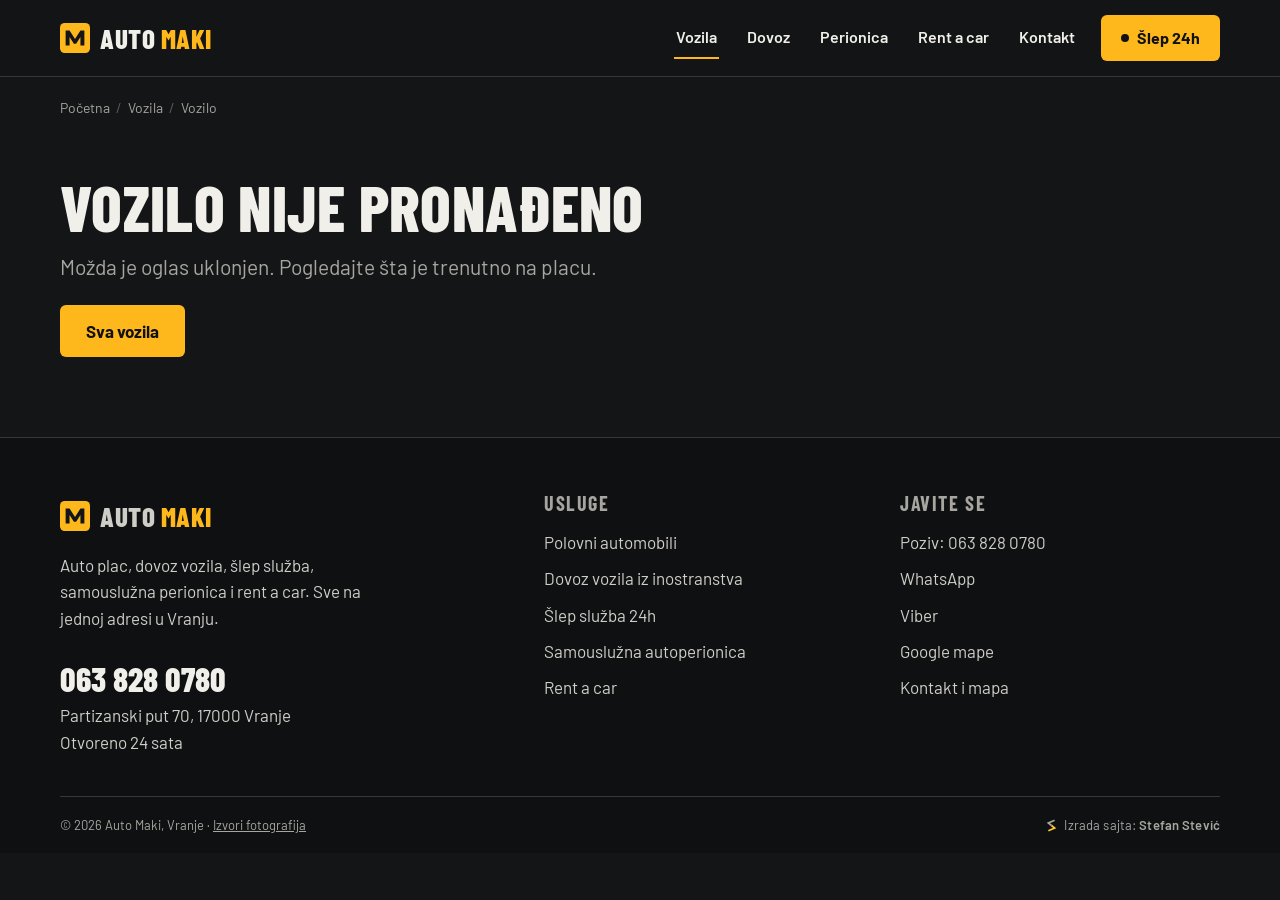
<file: vozilo.html>
<!doctype html>
<html lang="sr-Latn">
<head>
<meta charset="utf-8">
<meta name="viewport" content="width=device-width, initial-scale=1, viewport-fit=cover">
<title>Vozilo | Auto Maki Vranje</title>
<meta name="description" content="Polovno vozilo na placu Auto Maki, Partizanski put 70, Vranje. Pozovite 063 828 0780 ili pišite na WhatsApp.">
<link rel="canonical" href="https://cheef30.github.io/auto-maki/vozilo.html">
<meta property="og:type" content="website">
<meta property="og:locale" content="sr_RS">
<meta property="og:site_name" content="Auto Maki Vranje">
<meta property="og:title" content="Vozilo | Auto Maki Vranje">
<meta property="og:description" content="Polovno vozilo na placu Auto Maki, Partizanski put 70, Vranje. Pozovite 063 828 0780 ili pišite na WhatsApp.">
<meta property="og:url" content="https://cheef30.github.io/auto-maki/vozilo.html">
<meta property="og:image" content="https://cheef30.github.io/auto-maki/assets/og/vozila.jpg">
<meta property="og:image:width" content="1200">
<meta property="og:image:height" content="630">
<meta name="twitter:card" content="summary_large_image">
<meta name="theme-color" content="#141517">
<link rel="icon" href="favicon.svg" type="image/svg+xml">
<link rel="preload" href="assets/fonts/barlow-condensed-800-latin.woff2" as="font" type="font/woff2" crossorigin>
<link rel="preload" href="assets/fonts/barlow-400-latin.woff2" as="font" type="font/woff2" crossorigin>
<link rel="stylesheet" href="assets/css/style.css">

</head>
<body data-strana="vozilo">

<a class="skip" href="#sadrzaj">Preskoči na sadržaj</a>
<header class="hdr">
  <div class="wrap hdr__in">
    <a class="logo" href="index.html" aria-label="Auto Maki, početna"><svg class="logo__znak" viewBox="0 0 32 32" aria-hidden="true"><rect width="32" height="32" rx="5" fill="#ffb81c"/><path d="M6 24V8h4.2L16 17l5.8-9H26v16h-4.2v-9l-4.6 7h-2.4l-4.6-7v9z" fill="#141517"/></svg><span class="logo__tekst">Auto <b>Maki</b></span></a>
    <nav class="nav" aria-label="Glavni meni">
      <a href="vozila.html" aria-current="page">Vozila</a>
      <a href="dovoz-vozila.html">Dovoz</a>
      <a href="autoperionica.html">Perionica</a>
      <a href="rent-a-car.html">Rent a car</a>
      <a href="kontakt.html">Kontakt</a>
    </nav>
    <a class="btn btn--signal hdr__slep" href="slep-sluzba.html"><span class="tacka" aria-hidden="true"></span>Šlep 24h</a>
    <button class="meni-btn" type="button" aria-expanded="false" aria-controls="meni" aria-label="Otvori meni"><svg viewBox="0 0 24 24" aria-hidden="true" fill="none" stroke="currentColor" stroke-width="2.2"><path d="M3 6h18M3 12h18M3 18h18"/></svg></button>
  </div>
</header>
<div class="meni" id="meni" hidden>
  <nav aria-label="Meni za telefon">
    <a href="index.html">Početna <span>Sve usluge</span></a>
    <a href="vozila.html">Vozila <span>Polovni automobili</span></a>
    <a href="dovoz-vozila.html">Dovoz <span>Iz inostranstva</span></a>
    <a href="autoperionica.html">Perionica <span>Samouslužna</span></a>
    <a href="rent-a-car.html">Rent a car <span>Iznajmljivanje</span></a>
    <a href="kontakt.html">Kontakt <span>063 828 0780</span></a>
    <a href="slep-sluzba.html">Šlep služba <span>24h</span></a>
  </nav>
  <div class="meni__kontakt">
    <a class="btn btn--signal" href="tel:+381638280780"><svg viewBox="0 0 24 24" aria-hidden="true" fill="currentColor"><path d="M6.6 10.8a15.1 15.1 0 0 0 6.6 6.6l2.2-2.2c.3-.3.7-.4 1-.2 1.1.4 2.3.6 3.6.6.6 0 1 .4 1 1V20c0 .6-.4 1-1 1A17 17 0 0 1 3 4c0-.6.4-1 1-1h3.5c.6 0 1 .4 1 1 0 1.3.2 2.5.6 3.6.1.3 0 .7-.2 1l-2.3 2.2z"/></svg>Pozovi 063 828 0780</a>
  </div>
</div>
<main id="sadrzaj">

<div class="wrap" style="padding-top:20px">
  <ol class="mrvice"><li><a href="index.html">Početna</a></li><li><a href="vozila.html">Vozila</a></li><li aria-current="page" data-mrvica>Vozilo</li></ol>
</div>
<div class="wrap" data-vozilo aria-live="polite"><p style="padding:40px 0;color:var(--siva)">Učitavanje…</p></div>
<section class="sekcija" aria-labelledby="slicna-n" style="padding-top:0" data-slicna-sekcija hidden>
  <div class="wrap">
    <div class="zag"><h2 id="slicna-n">Slična vozila</h2><a class="link-strelica" href="vozila.html">Sva vozila →</a></div>
    <div class="traka" data-slicna></div>
  </div>
</section>
</main>

<footer class="ftr">
  <div class="wrap">
    <div class="ftr__grid">
      <div>
        <a class="logo" href="index.html" aria-label="Auto Maki, početna"><svg class="logo__znak" viewBox="0 0 32 32" aria-hidden="true"><rect width="32" height="32" rx="5" fill="#ffb81c"/><path d="M6 24V8h4.2L16 17l5.8-9H26v16h-4.2v-9l-4.6 7h-2.4l-4.6-7v9z" fill="#141517"/></svg><span class="logo__tekst">Auto <b>Maki</b></span></a>
        <p style="margin-top:14px;max-width:34ch">Auto plac, dovoz vozila, šlep služba, samouslužna perionica i rent a car. Sve na jednoj adresi u Vranju.</p>
        <a class="ftr__tel num" href="tel:+381638280780">063 828 0780</a>
        <address class="ftr__adresa">Partizanski put 70, 17000 Vranje<br>Otvoreno 24 sata</address>
      </div>
      <div>
        <h2>Usluge</h2>
        <ul>
          <li><a href="vozila.html">Polovni automobili</a></li>
          <li><a href="dovoz-vozila.html">Dovoz vozila iz inostranstva</a></li>
          <li><a href="slep-sluzba.html">Šlep služba 24h</a></li>
          <li><a href="autoperionica.html">Samouslužna autoperionica</a></li>
          <li><a href="rent-a-car.html">Rent a car</a></li>
        </ul>
      </div>
      <div>
        <h2>Javite se</h2>
        <ul>
          <li><a href="tel:+381638280780">Poziv: 063 828 0780</a></li>
          <li><a href="https://wa.me/381638280780?text=Zdravo%2C%20pi%C5%A1em%20sa%20sajta%20Auto%20Maki." target="_blank" rel="noopener">WhatsApp</a></li>
          <li><a href="viber://chat?number=%2B381638280780">Viber</a></li>
          <li><a href="https://www.google.com/maps/search/?api=1&query=AUTO+MAKI+Partizanski+put+70+Vranje" target="_blank" rel="noopener">Google mape</a></li>
          
          <li><a href="kontakt.html">Kontakt i mapa</a></li>
        </ul>
      </div>
    </div>
    <div class="ftr__dno">
      <p>© 2026 Auto Maki, Vranje · <a class="ftr__izvori" href="izvori-fotografija.html">Izvori fotografija</a></p>
      <!-- ss-credit v1 -->
      <a class="ss-credit" href="https://stefanstevic.rs/" target="_blank" rel="noopener">
        <svg class="ss-credit__mark" viewBox="1 0 100 120" aria-hidden="true" focusable="false"><path d="M80 12 22 36 51 60"/><path class="ss-credit__accent" d="M51 60 80 84 22 108"/></svg>
        <span>Izrada sajta: <span class="ss-credit__name">Stefan Stević</span></span>
      </a>
    </div>
  </div>
</footer>
<div class="pozivna" role="region" aria-label="Brzi kontakt">
  <a class="btn btn--signal" href="tel:+381638280780"><svg viewBox="0 0 24 24" aria-hidden="true" fill="currentColor"><path d="M6.6 10.8a15.1 15.1 0 0 0 6.6 6.6l2.2-2.2c.3-.3.7-.4 1-.2 1.1.4 2.3.6 3.6.6.6 0 1 .4 1 1V20c0 .6-.4 1-1 1A17 17 0 0 1 3 4c0-.6.4-1 1-1h3.5c.6 0 1 .4 1 1 0 1.3.2 2.5.6 3.6.1.3 0 .7-.2 1l-2.3 2.2z"/></svg>Pozovi</a>
  <a class="btn btn--wa" href="https://wa.me/381638280780?text=Zdravo%2C%20pi%C5%A1em%20sa%20sajta%20Auto%20Maki." target="_blank" rel="noopener"><svg viewBox="0 0 24 24" aria-hidden="true" fill="currentColor"><path d="M12 2a10 10 0 0 0-8.6 15.1L2 22l5-1.3A10 10 0 1 0 12 2zm0 18.2c-1.5 0-3-.4-4.3-1.2l-.3-.2-3 .8.8-2.9-.2-.3A8.2 8.2 0 1 1 12 20.2zm4.5-6.1c-.2-.1-1.5-.7-1.7-.8-.2-.1-.4-.1-.6.1l-.8 1c-.1.2-.3.2-.5.1a6.7 6.7 0 0 1-3.3-2.9c-.3-.4.2-.4.7-1.4.1-.2 0-.3 0-.4l-.8-1.8c-.2-.5-.4-.4-.6-.4h-.5c-.2 0-.4.1-.6.3-.2.2-.8.8-.8 2s.8 2.3 1 2.5c.1.2 1.6 2.5 4 3.5 1.5.6 2 .7 2.8.6.5-.1 1.5-.6 1.7-1.2.2-.6.2-1.1.1-1.2l-.4-.2z"/></svg>WhatsApp</a>
</div>
<script src="assets/js/app.js" defer></script>
</body>
</html>
</file>
<file: assets/css/style.css>
/* Auto Maki · Vranje */

/* ---------- Fontovi (lokalni, latin + latin-ext) ---------- */
@font-face{font-family:"Barlow";font-weight:400;font-display:swap;src:url(../fonts/barlow-400-latin.woff2) format("woff2");unicode-range:U+0000-00FF,U+0131,U+0152-0153,U+02BB-02BC,U+02C6,U+02DA,U+02DC,U+2000-206F,U+20AC,U+2122,U+2190-2199,U+2212,U+2215}
@font-face{font-family:"Barlow";font-weight:400;font-display:swap;src:url(../fonts/barlow-400-latin-ext.woff2) format("woff2");unicode-range:U+0100-02AF,U+0304,U+0308,U+0329,U+1E00-1EFF,U+2020,U+20A0-20AB,U+20AD-20C0,U+2113,U+2C60-2C7F,U+A720-A7FF}
@font-face{font-family:"Barlow";font-weight:600;font-display:swap;src:url(../fonts/barlow-600-latin.woff2) format("woff2");unicode-range:U+0000-00FF,U+0131,U+0152-0153,U+02BB-02BC,U+02C6,U+02DA,U+02DC,U+2000-206F,U+20AC,U+2122,U+2190-2199,U+2212,U+2215}
@font-face{font-family:"Barlow";font-weight:600;font-display:swap;src:url(../fonts/barlow-600-latin-ext.woff2) format("woff2");unicode-range:U+0100-02AF,U+0304,U+0308,U+0329,U+1E00-1EFF,U+2020,U+20A0-20AB,U+20AD-20C0,U+2113,U+2C60-2C7F,U+A720-A7FF}
@font-face{font-family:"Barlow";font-weight:700;font-display:swap;src:url(../fonts/barlow-700-latin.woff2) format("woff2");unicode-range:U+0000-00FF,U+0131,U+0152-0153,U+02BB-02BC,U+02C6,U+02DA,U+02DC,U+2000-206F,U+20AC,U+2122,U+2190-2199,U+2212,U+2215}
@font-face{font-family:"Barlow";font-weight:700;font-display:swap;src:url(../fonts/barlow-700-latin-ext.woff2) format("woff2");unicode-range:U+0100-02AF,U+0304,U+0308,U+0329,U+1E00-1EFF,U+2020,U+20A0-20AB,U+20AD-20C0,U+2113,U+2C60-2C7F,U+A720-A7FF}
@font-face{font-family:"Barlow Condensed";font-weight:700;font-display:swap;src:url(../fonts/barlow-condensed-700-latin.woff2) format("woff2");unicode-range:U+0000-00FF,U+0131,U+0152-0153,U+02BB-02BC,U+02C6,U+02DA,U+02DC,U+2000-206F,U+20AC,U+2122,U+2190-2199,U+2212,U+2215}
@font-face{font-family:"Barlow Condensed";font-weight:700;font-display:swap;src:url(../fonts/barlow-condensed-700-latin-ext.woff2) format("woff2");unicode-range:U+0100-02AF,U+0304,U+0308,U+0329,U+1E00-1EFF,U+2020,U+20A0-20AB,U+20AD-20C0,U+2113,U+2C60-2C7F,U+A720-A7FF}
@font-face{font-family:"Barlow Condensed";font-weight:800;font-display:swap;src:url(../fonts/barlow-condensed-800-latin.woff2) format("woff2");unicode-range:U+0000-00FF,U+0131,U+0152-0153,U+02BB-02BC,U+02C6,U+02DA,U+02DC,U+2000-206F,U+20AC,U+2122,U+2190-2199,U+2212,U+2215}
@font-face{font-family:"Barlow Condensed";font-weight:800;font-display:swap;src:url(../fonts/barlow-condensed-800-latin-ext.woff2) format("woff2");unicode-range:U+0100-02AF,U+0304,U+0308,U+0329,U+1E00-1EFF,U+2020,U+20A0-20AB,U+20AD-20C0,U+2113,U+2C60-2C7F,U+A720-A7FF}

/* ---------- Tokeni ---------- */
:root{
  --asfalt:#141517; --grafit:#1d1f22; --grafit-2:#272a2e; --linija:#34383d;
  --kreda:#f1efe9; --siva:#a7a59f; --signal:#ffb81c; --signal-tamna:#e09d00;
  --wa:#15803d; --wa-tamna:#116632; --prodato:#b83220;
  --naslov:"Barlow Condensed","Arial Narrow",sans-serif;
  --tekst:"Barlow",system-ui,-apple-system,"Segoe UI",sans-serif;
  --r:6px; --wrap:1240px; --pad:20px;
  --hdr:64px;
}
@media (min-width:900px){:root{--pad:40px;--hdr:76px}}

/* ---------- Osnova ---------- */
*,*::before,*::after{box-sizing:border-box}
html{-webkit-text-size-adjust:100%;scroll-padding-top:calc(var(--hdr) + 12px)}
body{margin:0;background:var(--asfalt);color:var(--kreda);font:400 17px/1.55 var(--tekst);-webkit-font-smoothing:antialiased;text-rendering:optimizeLegibility}
img{display:block;max-width:100%;height:auto}
a{color:inherit}
button,input,select,textarea{font:inherit;color:inherit}
h1,h2,h3,h4{font-family:var(--naslov);font-weight:800;line-height:.95;letter-spacing:.005em;text-transform:uppercase;margin:0}
h1{font-size:clamp(44px,9vw,96px)}
h2{font-size:clamp(34px,5.5vw,58px)}
h3{font-size:clamp(24px,3vw,30px);font-weight:700}
p{margin:0 0 1em}
.num,table,.cena{font-variant-numeric:tabular-nums lining-nums}
.wrap{width:100%;max-width:var(--wrap);margin-inline:auto;padding-inline:var(--pad)}
.sr-only{position:absolute;width:1px;height:1px;padding:0;margin:-1px;overflow:hidden;clip:rect(0 0 0 0);white-space:nowrap;border:0}
.skip{position:absolute;left:12px;top:-60px;z-index:100;background:var(--signal);color:#111;padding:10px 14px;font-weight:700;border-radius:var(--r)}
.skip:focus{top:12px}
:focus-visible{outline:3px solid var(--signal);outline-offset:3px}
.sekcija{padding-block:64px}
@media (min-width:900px){.sekcija{padding-block:104px}}
.nadnaslov{display:inline-flex;align-items:center;gap:10px;font:700 14px/1 var(--tekst);letter-spacing:.14em;text-transform:uppercase;color:var(--signal);margin-bottom:16px}
.nadnaslov::before{content:"";width:22px;height:3px;background:currentColor}
.uvod{font-size:clamp(18px,2vw,21px);color:var(--siva);max-width:60ch}
.zag{display:flex;flex-wrap:wrap;align-items:end;justify-content:space-between;gap:16px 32px;margin-bottom:36px}
.zag h2{max-width:16ch}
.link-strelica{font-weight:700;text-decoration:none;border-bottom:2px solid var(--signal);padding-bottom:2px;white-space:nowrap}
.link-strelica:hover{color:var(--signal)}

/* ---------- Dugmad ---------- */
.btn{display:inline-flex;align-items:center;justify-content:center;gap:10px;min-height:52px;padding:0 24px;border-radius:var(--r);border:2px solid transparent;font:700 17px/1 var(--tekst);text-decoration:none;cursor:pointer;transition:background .15s,border-color .15s,transform .15s;white-space:nowrap}
.btn svg{width:20px;height:20px;flex:none}
.btn--signal{background:var(--signal);color:#111}
.btn--signal:hover{background:var(--signal-tamna)}
.btn--wa{background:var(--wa);color:#fff}
.btn--wa:hover{background:var(--wa-tamna)}
.btn--viber{background:#665ad8;color:#fff}
.btn--viber:hover{background:#5548c4}
.btn--obris{border-color:rgba(241,239,233,.35);color:var(--kreda);background:rgba(20,21,23,.35)}
.btn--obris:hover{border-color:var(--kreda)}
.btn--xl{min-height:72px;font-size:22px;padding:0 32px}
.btn--blok{width:100%}

/* ---------- Header ---------- */
.hdr{position:sticky;top:0;z-index:50;background:rgba(20,21,23,.94);backdrop-filter:saturate(1.2) blur(8px);border-bottom:1px solid var(--linija)}
.hdr__in{display:flex;align-items:center;gap:16px;height:var(--hdr)}
.logo{display:inline-flex;align-items:center;gap:10px;min-height:44px;text-decoration:none;margin-right:auto;flex:none}
.logo__znak{width:30px;height:30px;flex:none}
.logo__tekst{font:800 27px/1 var(--naslov);letter-spacing:.02em;text-transform:uppercase}
.logo__tekst b{color:var(--signal);font-weight:800}
.nav{display:none}
.nav a{text-decoration:none;font-weight:600;font-size:16px;padding:8px 2px;border-bottom:2px solid transparent}
.nav a:hover,.nav a[aria-current="page"]{border-color:var(--signal)}
.hdr__slep{min-height:44px;padding:0 14px;font-size:15px;gap:8px}
body[data-strana="slep-sluzba"] .hdr__slep{background:transparent;color:var(--signal);border-color:var(--signal)}
body[data-strana="slep-sluzba"] .hdr__slep .tacka{background:var(--signal)}
.hdr__slep .tacka{width:8px;height:8px;border-radius:50%;background:#111;animation:treptaj 1.6s infinite}
@keyframes treptaj{50%{opacity:.25}}
.meni-btn{display:inline-flex;align-items:center;justify-content:center;width:44px;height:44px;border:1px solid var(--linija);border-radius:var(--r);background:none;cursor:pointer}
.meni-btn svg{width:22px;height:22px}
@media (min-width:1000px){
  .nav{display:flex;gap:26px;margin-right:8px}
  .meni-btn{display:none}
  .hdr__slep{min-height:46px;padding:0 18px;font-size:16px}
}
.meni{position:fixed;inset:var(--hdr) 0 0 0;z-index:49;background:var(--asfalt);padding:24px var(--pad) 120px;overflow:auto;display:none}
.meni.otvoren{display:block}
.meni a{display:flex;justify-content:space-between;align-items:center;padding:18px 0;border-bottom:1px solid var(--linija);text-decoration:none;font:700 30px/1 var(--naslov);text-transform:uppercase}
.meni a span{font:600 15px/1 var(--tekst);color:var(--siva);text-transform:none}
.meni__kontakt{margin-top:28px;display:grid;gap:12px}
@media (min-width:1000px){.meni{display:none!important}}

/* ---------- Hero ---------- */
.hero{position:relative;isolation:isolate;min-height:min(88svh,760px);display:flex;align-items:flex-end;overflow:hidden}
.hero__slika{position:absolute;inset:0;z-index:-2}
.hero__slika img{width:100%;height:100%;object-fit:cover}
.hero::before{content:"";position:absolute;inset:0;z-index:-1;background:linear-gradient(180deg,rgba(20,21,23,.35) 0%,rgba(20,21,23,.2) 30%,rgba(20,21,23,.92) 78%,var(--asfalt) 100%)}
@media (min-width:900px){.hero::before{background:linear-gradient(90deg,rgba(20,21,23,.95) 0%,rgba(20,21,23,.78) 38%,rgba(20,21,23,.15) 70%),linear-gradient(180deg,transparent 70%,var(--asfalt))}}
.hero__in{padding-block:120px 48px}
@media (min-width:900px){.hero__in{padding-block:140px 96px}}
.hero h1{max-width:14ch;margin-bottom:22px}
.hero h1 em{font-style:normal;color:var(--signal)}
.hero__lead{font-size:clamp(18px,2.1vw,22px);max-width:40ch;margin-bottom:30px;color:#e3e1db}
.hero__cta{display:flex;flex-wrap:wrap;gap:12px}
.hero__cta .btn{flex:1 1 auto}
@media (min-width:600px){.hero__cta .btn{flex:0 0 auto}}
.hero__cinjenice{display:flex;flex-wrap:wrap;gap:8px 22px;margin:28px 0 0;padding:0;list-style:none;font-weight:600;font-size:15px;color:#d6d4ce}
.hero__cinjenice li{display:flex;align-items:center;gap:8px}
.hero__cinjenice svg{width:16px;height:16px;color:var(--signal)}
.hero--usluga{min-height:min(70svh,620px)}
.hero--usluga h1{max-width:13ch}

/* ---------- Usluge ---------- */
.usluge{display:grid;gap:12px;list-style:none;margin:0;padding:0}
.usluga{position:relative;display:grid;grid-template-columns:116px 1fr;gap:16px;align-items:center;background:var(--grafit);border:1px solid var(--linija);border-radius:var(--r);overflow:hidden;text-decoration:none;transition:border-color .2s,transform .2s}
.usluga:hover{border-color:var(--signal);transform:translateY(-2px)}
.usluga__slika{height:100%;min-height:116px;overflow:hidden}
.usluga__slika img{width:100%;height:100%;object-fit:cover;transition:transform .5s}
.usluga:hover .usluga__slika img{transform:scale(1.05)}
.usluga__tekst{padding:14px 16px 14px 0}
.usluga__br{display:block;font:700 14px/1 var(--naslov);letter-spacing:.1em;color:var(--signal);margin-bottom:6px}
.usluga h3{margin-bottom:6px}
.usluga p{margin:0;font-size:15px;color:var(--siva);line-height:1.4}
.usluga--slep .usluga__br::after{content:" · 24h";color:var(--kreda)}
@media (min-width:760px){.usluge{grid-template-columns:repeat(2,1fr)}}
@media (min-width:1100px){
  .usluge{grid-template-columns:repeat(5,1fr);gap:14px}
  .usluga{grid-template-columns:1fr;grid-template-rows:auto 1fr;align-items:start}
  .usluga__slika{aspect-ratio:4/5;min-height:0}
  .usluga__tekst{padding:18px 18px 22px}
}

/* ---------- Kartica vozila ---------- */
.vozila-grid{display:grid;gap:16px;grid-template-columns:1fr}
@media (min-width:640px){.vozila-grid{grid-template-columns:repeat(2,1fr)}}
@media (min-width:1000px){.vozila-grid{grid-template-columns:repeat(3,1fr);gap:22px}}
.traka{display:grid;grid-auto-flow:column;grid-auto-columns:82%;gap:14px;overflow-x:auto;scroll-snap-type:x mandatory;padding-bottom:12px;margin-inline:calc(var(--pad)*-1);padding-inline:var(--pad);scroll-padding-inline:var(--pad);scrollbar-width:thin}
.traka>*{scroll-snap-align:start}
@media (min-width:640px){.traka{grid-auto-columns:46%}}
@media (min-width:1000px){.traka{grid-auto-flow:row;grid-template-columns:repeat(3,1fr);grid-auto-columns:auto;overflow:visible;margin:0;padding:0;gap:22px}}
.auto{position:relative;display:flex;flex-direction:column;background:var(--grafit);border:1px solid var(--linija);border-radius:var(--r);overflow:hidden;text-decoration:none;transition:border-color .2s,transform .2s}
.auto:hover{border-color:#5a5f66;transform:translateY(-2px)}
.auto__slika{position:relative;aspect-ratio:3/2;overflow:hidden;background:var(--grafit-2)}
.auto__slika img{width:100%;height:100%;object-fit:cover;transition:transform .5s}
.auto:hover .auto__slika img{transform:scale(1.04)}
.auto__oznake{position:absolute;left:10px;top:10px;display:flex;flex-wrap:wrap;gap:6px}
.oznaka{display:inline-block;padding:5px 8px;border-radius:3px;font:700 12px/1 var(--tekst);letter-spacing:.06em;text-transform:uppercase;background:rgba(20,21,23,.86);color:var(--kreda)}
.oznaka--primer{background:var(--kreda);color:#111}
.oznaka--novo{background:var(--signal);color:#111}
.auto--prodato .auto__slika img{filter:grayscale(1) brightness(.6)}
.prodato-traka{position:absolute;left:0;right:0;top:50%;transform:translateY(-50%);padding:10px 0;text-align:center;background:var(--prodato);color:#fff;font:800 24px/1 var(--naslov);letter-spacing:.2em;text-transform:uppercase}
.auto__telo{display:flex;flex-direction:column;flex:1;padding:16px 18px 18px}
.auto__naziv{font:700 26px/1 var(--naslov);text-transform:uppercase;margin:0 0 4px}
.auto__model{font-size:15px;color:var(--siva);margin:0 0 14px;white-space:nowrap;overflow:hidden;text-overflow:ellipsis}
.auto__podaci{display:flex;flex-wrap:wrap;gap:6px;margin:0 0 16px;padding:0;list-style:none;font-size:14px;font-weight:600;color:#e3e1db}
.auto__podaci li{padding:4px 8px;border-radius:3px;background:var(--grafit-2)}
.auto__dno{margin-top:auto;display:flex;align-items:baseline;justify-content:space-between;gap:10px;padding-top:14px;border-top:1px solid var(--linija)}
.cena{font:800 32px/1 var(--naslov);color:var(--signal);letter-spacing:.01em}
.cena small{font-size:.6em;font-weight:700;margin-left:2px}
.auto--prodato .cena{color:var(--siva);text-decoration:line-through;text-decoration-thickness:2px}
.auto__vise{font-weight:700;font-size:15px;color:var(--siva)}
.auto:hover .auto__vise{color:var(--kreda)}

/* ---------- Ocena / Zašto ---------- */
.dva{display:grid;gap:40px}
@media (min-width:900px){.dva{grid-template-columns:1fr 1fr;gap:64px}}
.ocena{display:flex;align-items:center;gap:22px;flex-wrap:wrap;margin:8px 0 22px}
.ocena__broj{font:800 clamp(88px,14vw,140px)/.8 var(--naslov);color:var(--kreda)}
.zvezde{display:flex;gap:3px;color:var(--signal)}
.zvezde svg{width:24px;height:24px}
.ocena__info{font-weight:600}
.ocena__info p{margin:6px 0 0;color:var(--siva);font-weight:400}
.zasto{list-style:none;margin:0;padding:0;counter-reset:z}
.zasto li{counter-increment:z;display:grid;grid-template-columns:52px 1fr;gap:4px 14px;padding:20px 0;border-top:1px solid var(--linija)}
.zasto li:last-child{border-bottom:1px solid var(--linija)}
.zasto li::before{content:counter(z,decimal-leading-zero);grid-row:span 2;font:800 30px/1 var(--naslov);color:var(--signal)}
.zasto strong{font:700 23px/1.1 var(--naslov);text-transform:uppercase}
.zasto span{color:var(--siva)}
.recenzije{display:grid;gap:14px;margin-top:28px}
@media (min-width:900px){.recenzije{grid-template-columns:repeat(3,1fr)}}
.recenzija{margin:0;background:var(--grafit);border:1px solid var(--linija);border-left:3px solid var(--signal);border-radius:var(--r);padding:20px}
.recenzija p{margin:0 0 12px}
.recenzija footer{font-weight:700;color:var(--siva);font-size:15px}

/* ---------- Pruge (šlep) ---------- */
.pruge{height:12px;background:repeating-linear-gradient(-45deg,var(--signal) 0 16px,#111 16px 32px)}

/* ---------- Kontakt / mapa ---------- */
.kontakt-blok{display:grid;gap:28px;align-items:start}
@media (min-width:900px){.kontakt-blok{grid-template-columns:1.25fr 1fr;gap:56px}}
.mapa{position:relative;aspect-ratio:4/3;border-radius:var(--r);overflow:hidden;border:1px solid var(--linija);background:var(--grafit) repeating-linear-gradient(0deg,transparent 0 39px,#25282c 39px 40px),repeating-linear-gradient(90deg,transparent 0 39px,#25282c 39px 40px)}
.mapa__rez{position:absolute;inset:0;display:grid;place-content:center;justify-items:center;gap:8px;text-align:center;color:var(--siva);font-weight:600;padding:20px}
.mapa__rez svg{width:34px;height:34px;color:var(--signal)}
.mapa iframe{position:absolute;inset:0;width:100%;height:100%;border:0;filter:grayscale(.35) contrast(1.05)}
.podaci{margin:0 0 24px;display:grid;gap:0}
.podaci div{display:grid;grid-template-columns:120px 1fr;gap:12px;padding:14px 0;border-top:1px solid var(--linija)}
.podaci div:last-child{border-bottom:1px solid var(--linija)}
.podaci dt{color:var(--siva);font-weight:600;font-size:15px;padding-top:2px}
.podaci dd{margin:0;font-weight:600}
.podaci a{text-decoration:none;border-bottom:1px solid rgba(255,184,28,.6)}
.dugmad{display:grid;gap:10px}
@media (min-width:520px){.dugmad{grid-template-columns:repeat(auto-fit,minmax(150px,1fr))}}

/* ---------- Forme ---------- */
.forma{display:grid;gap:14px;background:var(--grafit);border:1px solid var(--linija);border-radius:var(--r);padding:22px}
@media (min-width:600px){.forma{padding:28px}}
.forma .red{display:grid;gap:14px}
@media (min-width:600px){.forma .red{grid-template-columns:1fr 1fr}}
.polje{display:grid;gap:6px}
.polje label{font-weight:600;font-size:15px}
.polje input,.polje select,.polje textarea{width:100%;min-height:50px;padding:12px 14px;background:var(--asfalt);border:1px solid #737983;border-radius:var(--r);font-size:17px}
.polje ::placeholder{color:#8f8d88;opacity:1}
.polje textarea{min-height:110px;resize:vertical}
.polje input:focus,.polje select:focus,.polje textarea:focus{outline:2px solid var(--signal);outline-offset:0;border-color:transparent}
.polje select{appearance:none;background-image:url("data:image/svg+xml,%3Csvg xmlns='http://www.w3.org/2000/svg' viewBox='0 0 12 8'%3E%3Cpath d='M1 1l5 5 5-5' stroke='%23a7a59f' stroke-width='2' fill='none'/%3E%3C/svg%3E");background-repeat:no-repeat;background-position:right 14px center;background-size:12px;padding-right:38px}
.polje input[type=date]{color-scheme:dark}
.forma__napomena{font-size:14px;color:var(--siva);margin:0}

/* ---------- Koraci ---------- */
.koraci{list-style:none;margin:0;padding:0;display:grid;gap:12px;counter-reset:k}
@media (min-width:760px){.koraci{grid-template-columns:repeat(2,1fr)}}
@media (min-width:1100px){.koraci--4{grid-template-columns:repeat(4,1fr)}}
.koraci li{counter-increment:k;position:relative;background:var(--grafit);border:1px solid var(--linija);border-radius:var(--r);padding:22px 20px 24px}
.koraci li::before{content:counter(k,decimal-leading-zero);display:block;font:800 46px/1 var(--naslov);color:var(--signal);margin-bottom:14px}
@media (max-width:759px){.koraci li{display:grid;grid-template-columns:52px 1fr;column-gap:12px;padding:18px 16px}.koraci li::before{grid-row:span 2;font-size:34px;margin:0}}
.koraci h3{margin-bottom:8px}
.koraci p{margin:0;color:var(--siva)}

/* ---------- Tekst + slika ---------- */
.split{display:grid;gap:32px;align-items:center}
@media (min-width:900px){.split{grid-template-columns:1fr 1fr;gap:64px}.split--obrnuto>:first-child{order:2}}
.split__slika{border-radius:var(--r);overflow:hidden;aspect-ratio:4/3}
.split__slika img{width:100%;height:100%;object-fit:cover}
.lista{list-style:none;margin:0 0 24px;padding:0}
.lista li{position:relative;padding:12px 0 12px 30px;border-top:1px solid var(--linija)}
.lista li::before{content:"";position:absolute;left:0;top:21px;width:14px;height:3px;background:var(--signal)}
.lista li:last-child{border-bottom:1px solid var(--linija)}
.panel{background:var(--grafit);border:1px solid var(--linija);border-radius:var(--r);padding:24px}
.napomena-cena{display:flex;gap:12px;align-items:center;padding:16px 18px;border:1px dashed #555a61;border-radius:var(--r);color:#d6d4ce;font-weight:600}
.napomena-cena svg{width:22px;height:22px;color:var(--signal);flex:none}

/* ---------- Šlep hitno ---------- */
.hitno{background:var(--signal);color:#111}
.hitno__in{padding-block:36px 40px}
@media (min-width:900px){.hitno__in{padding-block:64px;display:grid;grid-template-columns:1.1fr 1fr;gap:48px;align-items:center}}
.hitno .nadnaslov{color:#111}
.hitno :focus-visible{outline-color:#111}
.hitno h1{color:#111;margin-bottom:14px}
.hitno__24{display:inline-flex;align-items:center;gap:10px;font:800 26px/1 var(--naslov);text-transform:uppercase;margin-bottom:18px}
.hitno__24 .tacka{width:12px;height:12px;border-radius:50%;background:#d8432f;box-shadow:0 0 0 4px rgba(216,67,47,.25);animation:treptaj 1.2s infinite}
.hitno p{font-size:19px;max-width:38ch;font-weight:500}
.btn--hitno{background:#111;color:var(--signal);min-height:88px;width:100%;font-size:clamp(24px,6vw,32px);font-family:var(--naslov);font-weight:800;text-transform:uppercase;letter-spacing:.02em;flex-direction:column;gap:4px;border-radius:8px}
.btn--hitno small{font:700 18px/1 var(--tekst);color:#fff;letter-spacing:.02em;text-transform:none}
.btn--hitno:hover{background:#000}
.btn--hitno svg{width:28px;height:28px}
.hitno__dugmad{display:grid;gap:10px;margin-top:22px}
@media (min-width:900px){.hitno__dugmad{margin-top:0}}
.hitno .btn--wa,.hitno .btn--lok{min-height:58px}
.btn--lok{background:#fff;color:#111;border-color:#111}
.btn--lok:hover{background:#f3f3f3}
.hitno__status{font-size:14px;font-weight:600;margin:4px 0 0;min-height:1.2em}

/* ---------- Lista vozila / filteri ---------- */
.stranica-zag{padding-block:44px 28px;border-bottom:1px solid var(--linija)}
@media (min-width:900px){.stranica-zag{padding-block:72px 40px}}
.stranica-zag h1{font-size:clamp(42px,7vw,80px);margin-bottom:14px}
.mrvice{display:flex;flex-wrap:wrap;gap:6px;list-style:none;margin:0 0 18px;padding:0;font-size:14px;color:var(--siva)}
.mrvice li+li::before{content:"/";margin-right:6px;color:#5a5f66}
.mrvice a{text-decoration:none}
.mrvice a:hover{color:var(--kreda)}
.lista-vozila{display:grid;gap:28px;padding-block:28px 80px}
@media (min-width:1000px){.lista-vozila{grid-template-columns:270px 1fr;gap:40px}}
.filteri{background:var(--grafit);border:1px solid var(--linija);border-radius:var(--r);padding:20px;display:grid;gap:14px;align-content:start}
@media (min-width:1000px){.filteri{position:sticky;top:calc(var(--hdr) + 20px)}}
.filteri .polje input,.filteri .polje select{min-height:46px;font-size:16px}
.filteri__cena{display:grid;grid-template-columns:1fr 1fr;gap:8px}
.filteri__dugme{display:flex}
.filteri-toggle{display:flex;width:100%;justify-content:space-between;background:var(--grafit);border:1px solid var(--linija);border-radius:var(--r);min-height:52px;padding:0 18px;font-weight:700;cursor:pointer;align-items:center}
.filteri-toggle svg{width:20px;height:20px}
@media (max-width:999px){.filteri:not(.otvoreni){display:none}}
@media (min-width:1000px){.filteri-toggle{display:none}}
.rezultati-bar{display:flex;flex-wrap:wrap;align-items:center;justify-content:space-between;gap:12px;margin-bottom:18px}
.rezultati-bar .polje{grid-template-columns:auto 200px;align-items:center;gap:10px}
.rezultati-bar .polje select{min-height:44px;font-size:16px}
.broj-rez{font-weight:700;font-size:18px}
.prazno{text-align:center;padding:48px 20px;border:1px dashed #555a61;border-radius:var(--r)}
.prazno h2{font-size:34px;margin-bottom:10px}
.prazno p{color:var(--siva);margin-bottom:20px}
.btn-tekst{background:none;border:0;padding:8px 0;font-weight:700;color:var(--siva);text-decoration:underline;cursor:pointer;justify-self:start}
.btn-tekst:hover{color:var(--kreda)}

/* ---------- Stranica vozila ---------- */
.vozilo{display:grid;gap:28px;padding-block:20px 72px;grid-template-areas:"g" "i" "d"}
.galerija{grid-area:g}.vozilo__info{grid-area:i}.vozilo__detalji{grid-area:d}
@media (min-width:1000px){.vozilo{grid-template-columns:1.55fr 1fr;grid-template-areas:"g i" "d i";gap:44px;align-items:start}}
.galerija{position:relative;min-width:0}
.galerija__traka{display:flex;overflow-x:auto;scroll-snap-type:x mandatory;border-radius:var(--r);scrollbar-width:none;background:var(--grafit)}
.galerija__traka::-webkit-scrollbar{display:none}
.galerija__traka figure{flex:0 0 100%;margin:0;scroll-snap-align:start;aspect-ratio:3/2}
.galerija__traka img{width:100%;height:100%;object-fit:cover}
.galerija__brojac{position:absolute;right:12px;top:12px;background:rgba(20,21,23,.85);padding:6px 10px;border-radius:3px;font-weight:700;font-size:14px}
.galerija__str{position:absolute;top:50%;transform:translateY(-50%);width:48px;height:48px;border-radius:50%;border:0;background:rgba(20,21,23,.8);color:var(--kreda);cursor:pointer;display:none;align-items:center;justify-content:center}
.galerija__str svg{width:22px;height:22px}
.galerija__str--l{left:12px}.galerija__str--d{right:12px}
@media (hover:hover){.galerija__str{display:flex}}
.galerija__palci{display:flex;gap:8px;margin-top:10px;overflow-x:auto}
.galerija__palci button{flex:0 0 88px;aspect-ratio:3/2;padding:0;border:2px solid transparent;border-radius:4px;overflow:hidden;cursor:pointer;background:none;opacity:.6}
.galerija__palci button[aria-current="true"]{border-color:var(--signal);opacity:1}
.galerija__palci img{width:100%;height:100%;object-fit:cover}
.vozilo__info{display:grid;gap:20px}
@media (min-width:1000px){.vozilo__info{position:sticky;top:calc(var(--hdr) + 20px)}}
.vozilo__info h1{font-size:clamp(40px,6vw,60px);margin-bottom:6px}
.vozilo__model{display:block;font:400 21px/1.2 var(--tekst);color:var(--siva);text-transform:none;letter-spacing:0;margin-top:8px}
.vozilo__cena{display:flex;align-items:baseline;gap:12px;flex-wrap:wrap}
.vozilo__cena .cena{font-size:clamp(46px,7vw,60px)}
.vozilo__brzo{display:grid;grid-template-columns:repeat(3,1fr);gap:1px;background:var(--linija);border:1px solid var(--linija);border-radius:var(--r);overflow:hidden;margin:0}
.vozilo__brzo div{background:var(--grafit);padding:12px 14px}
.vozilo__brzo dt{font-size:13px;color:var(--siva);font-weight:600;text-transform:uppercase;letter-spacing:.06em}
.vozilo__brzo dd{margin:4px 0 0;font:700 22px/1 var(--naslov);font-variant-numeric:tabular-nums}
.tabela{width:100%;border-collapse:collapse;font-size:16px}
.tabela th,.tabela td{padding:12px 0;border-bottom:1px solid var(--linija);text-align:left;vertical-align:top}
.tabela th{color:var(--siva);font-weight:600;width:45%}
.tabela td{font-weight:600}
.prodato-baner{background:var(--prodato);color:#fff;padding:14px 16px;border-radius:var(--r);font-weight:700}
.primer-baner{display:block;margin:0;background:rgba(241,239,233,.08);border:1px solid var(--linija);border-radius:var(--r);padding:12px 14px;font-size:15px;color:#d6d4ce}
.primer-baner strong{color:var(--kreda)}
.vozilo__opis h2,.vozilo__podaci h2{font-size:32px;margin-bottom:14px}

/* ---------- Rent ---------- */
.rent-grid{display:grid;gap:16px}
@media (min-width:760px){.rent-grid{grid-template-columns:repeat(3,1fr);gap:20px}}
.rent{display:flex;flex-direction:column}
.rent .auto__telo{gap:0}
.rent .btn{margin-top:auto}

/* ---------- Galerija perionica ---------- */
.foto-par{display:grid;gap:12px}
@media (min-width:760px){.foto-par{grid-template-columns:1.4fr 1fr}}
.foto-par img{width:100%;height:100%;object-fit:cover;border-radius:var(--r);aspect-ratio:4/3}

/* ---------- Footer ---------- */
.ftr{border-top:1px solid var(--linija);background:#0f1012;padding-top:56px;color:#cfcdc7}
.ftr__grid{display:grid;gap:36px;padding-bottom:40px}
@media (min-width:760px){.ftr__grid{grid-template-columns:1.4fr 1fr 1fr}}
.ftr h2{font-size:20px;font-weight:700;letter-spacing:.08em;color:var(--siva);margin-bottom:16px}
.ftr ul{list-style:none;margin:0;padding:0;display:grid;gap:10px}
.ftr a{text-decoration:none}
.ftr a:hover{color:var(--signal)}
.ftr__tel{display:inline-block;font:800 34px/1 var(--naslov);color:var(--kreda);margin:14px 0 6px}
.ftr__adresa{font-style:normal;line-height:1.6}
.ftr__dno{display:flex;flex-wrap:wrap;align-items:center;justify-content:space-between;gap:8px 24px;padding-block:16px;border-top:1px solid var(--linija);font-size:13px;color:#a7a59f}
.ftr__dno p{margin:0}
.ftr__dno a.ftr__izvori{text-decoration:underline}
@media (max-width:759px){.ftr__dno{flex-direction:column;align-items:flex-start}}

/* ---------- Donja traka (telefon) ---------- */
.pozivna{position:fixed;left:0;right:0;bottom:0;z-index:60;display:grid;grid-template-columns:1fr 1fr;gap:8px;padding:8px 8px calc(8px + env(safe-area-inset-bottom));background:rgba(15,16,18,.97);border-top:1px solid var(--linija)}
.pozivna .btn{min-height:54px;font-size:18px}
body{padding-bottom:calc(72px + env(safe-area-inset-bottom))}
@media (min-width:1000px){.pozivna{display:none}body{padding-bottom:0}}

/* ---------- Razno ---------- */
.izvori td,.izvori th{font-size:15px}
.izvori a{word-break:break-all}
.tekst-stranica{max-width:780px}
.tekst-stranica h2{font-size:32px;margin:40px 0 14px}

@media (prefers-reduced-motion:reduce){
  *,*::before,*::after{animation:none!important;transition:none!important;scroll-behavior:auto!important}
}

/* ss-credit v1 · potpis Stefan Stević · https://stefanstevic.rs · isti na svim sajtovima, ne menjati */
a.ss-credit {
  --ss-accent: #fec834;
  display: inline-flex;
  align-items: center;
  gap: 7px;
  min-height: 24px;
  font-family: inherit;
  font-size: 13px;
  font-weight: 400;
  font-style: normal;
  line-height: 1.2;
  letter-spacing: .01em;
  text-transform: none;
  color: inherit;
  text-decoration: none;
  white-space: nowrap;
}
a.ss-credit .ss-credit__mark { width: 11px; height: 13px; flex: none; overflow: visible; }
a.ss-credit .ss-credit__mark path { fill: none; stroke: currentColor; stroke-width: 16; }
a.ss-credit .ss-credit__mark .ss-credit__accent { stroke: var(--ss-accent); transition: transform .25s ease; }
a.ss-credit .ss-credit__name {
  font-weight: 600;
  text-decoration-line: underline;
  text-decoration-thickness: 2px;
  text-decoration-color: transparent;
  text-underline-offset: 3px;
  transition: text-decoration-color .2s ease;
}
a.ss-credit:hover .ss-credit__name,
a.ss-credit:focus-visible .ss-credit__name { text-decoration-color: var(--ss-accent); }
a.ss-credit:hover .ss-credit__accent,
a.ss-credit:focus-visible .ss-credit__accent { transform: translateX(14px); }
a.ss-credit:focus-visible { outline: 2px solid currentColor; outline-offset: 4px; border-radius: 2px; }
a.ss-credit.ss-credit--light { --ss-accent: #e2a200; }
a.ss-credit.ss-credit--mono { --ss-accent: currentColor; }
@media (prefers-reduced-motion: reduce) { a.ss-credit * { transition: none !important; } }
/* .ftr a:hover menja boju linkova; potpis zadržava svoju boju */
.ftr a.ss-credit:hover { color: inherit; }
</file>
